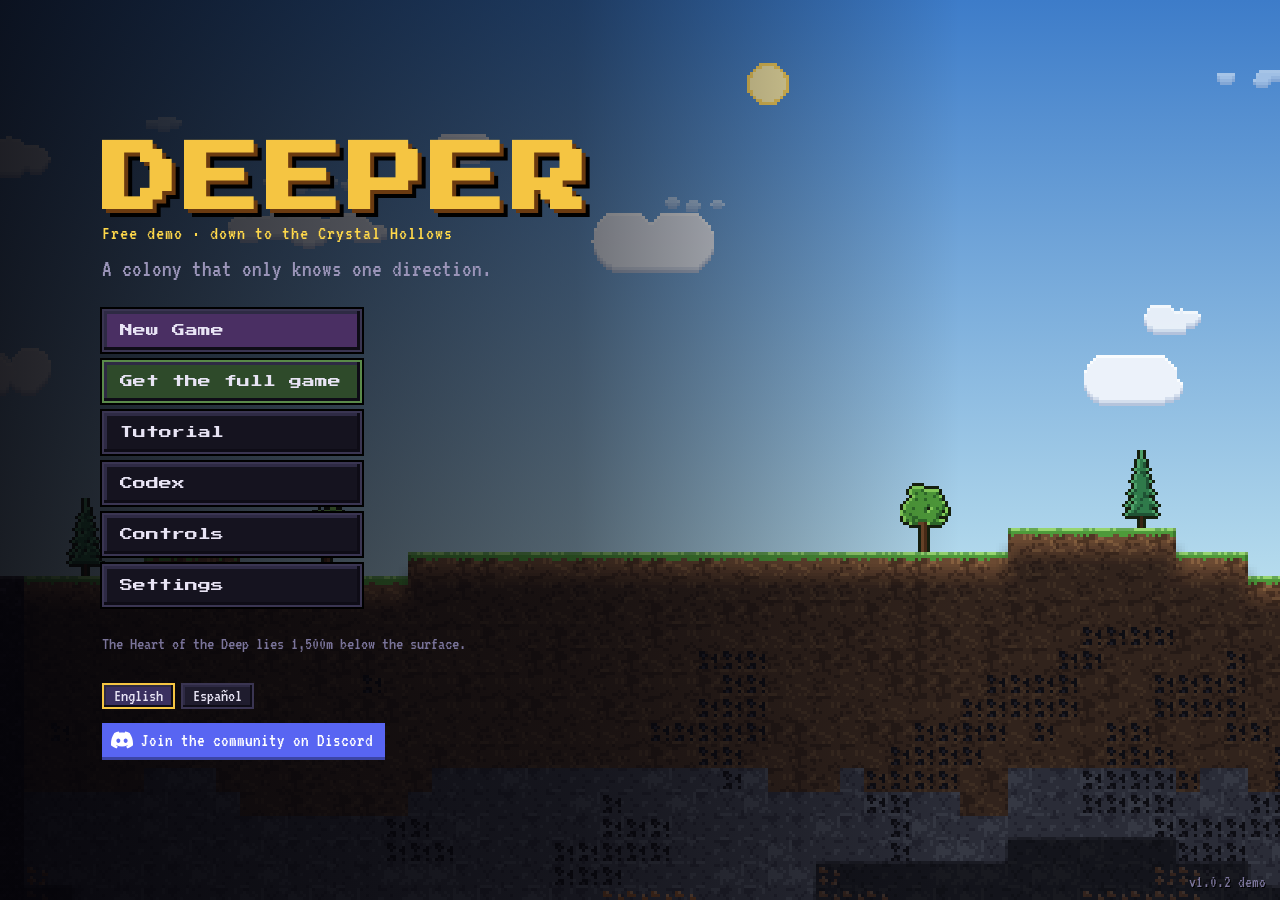
<file: next/index.html>
<!doctype html>
<html lang="en">
  <head>
    <meta charset="UTF-8" />
    <meta name="viewport" content="width=device-width, initial-scale=1.0, maximum-scale=1.0, user-scalable=no, viewport-fit=cover" />
    <title>Deeper</title>
    <script type="module" crossorigin>var e=Object.defineProperty,t=(e,t,n)=>()=>{if(n)throw n[0];try{return e&&(t=e(e=0)),t}catch(e){throw n=[e],e}},n=(t,n)=>{let r={};for(var i in t)e(r,i,{get:t[i],enumerable:!0});return n||e(r,Symbol.toStringTag,{value:`Module`}),r};(function(){let e=document.createElement(`link`).relList;if(e&&e.supports&&e.supports(`modulepreload`))return;for(let e of document.querySelectorAll(`link[rel="modulepreload"]`))n(e);new MutationObserver(e=>{for(let t of e)if(t.type===`childList`)for(let e of t.addedNodes)e.tagName===`LINK`&&e.rel===`modulepreload`&&n(e)}).observe(document,{childList:!0,subtree:!0});function t(e){let t={};return e.integrity&&(t.integrity=e.integrity),e.referrerPolicy&&(t.referrerPolicy=e.referrerPolicy),t.credentials=e.crossOrigin===`use-credentials`?`include`:e.crossOrigin===`anonymous`?`omit`:`same-origin`,t}function n(e){if(e.ep)return;e.ep=!0;let n=t(e);fetch(e.href,n)}})();var r={Stone:`Piedra`,Coal:`Carbón`,Iron:`Hierro`,Gold:`Oro`,Crystal:`Cristal`,Food:`Comida`,Easy:`Fácil`,"A calm descent. Good for learning the depths.":`Un descenso tranquilo. Ideal para aprender a moverte por las profundidades.`,"4 colonists, full storehouse":`4 colonos, almacén lleno`,"Weaker, rarer creatures":`Criaturas más débiles y escasas`,"Food from farms, mushrooms and chests":`Comida de huertos, setas y cofres`,"Sleepers are left alone":`Nadie ataca a los que duermen`,Normal:`Normal`,"The intended challenge. The dark bites back.":`El reto tal y como se diseñó. La oscuridad muerde.`,"3 colonists, modest supplies":`3 colonos, provisiones modestas`,"Food only from Mushroom Beds":`Comida solo de los huertos de setas`,"Colonists eat more":`Los colonos comen más`,"Creatures stalk sleepers: guard beds with turrets":`Las criaturas acechan a los que duermen: protege las camas con torretas`,Hard:`Difícil`,"Every unlit tunnel is a nest. Plan your light.":`Cada túnel a oscuras es un nido. Planifica la luz.`,"3 colonists, scarce supplies":`3 colonos, provisiones escasas`,"Tougher, more frequent creatures":`Criaturas más duras y frecuentes`,"Colonists eat much more":`Los colonos comen mucho más`,"Frequent attacks on sleepers":`Ataques frecuentes a los que duermen`,Surface:`Superficie`,"Where the colony lands.":`Donde llega la colonia.`,Topsoil:`Capa de tierra`,"Soft dirt. Quick to dig, gives nothing back.":`Tierra blanda. Se excava rápido, pero no da nada.`,"Stone Caverns":`Cavernas de piedra`,"Coal and iron. Old mine shafts run through the rock.":`Carbón y hierro. Viejos pozos mineros atraviesan la roca.`,"Fungal Depths":`Profundidades fúngicas`,"Huge glowing caves of giant mushrooms. Their caps are edible.":`Enormes cuevas luminosas llenas de setas gigantes. Sus sombreros son comestibles.`,Deepstone:`Piedra profunda`,"Dense rock and gold. Insect hives nest in the dark.":`Roca densa y oro. Las colmenas de insectos anidan en la oscuridad.`,"Crystal Hollows":`Cavernas de cristal`,"Geodes full of glowcrystal, watched by golems that ignore light.":`Geodas llenas de cristal luminoso, vigiladas por gólems a los que no les afecta la luz.`,"Sunken Ruins":`Ruinas sumergidas`,"Halls of a lost people. Cursed altars raise the dead.":`Salones de un pueblo perdido. Los altares malditos levantan a los muertos.`,"Magma Core":`Núcleo de magma`,"Lava and obsidian. Fire creatures are not afraid of light.":`Lava y obsidiana. Las criaturas de fuego no temen la luz.`,"The Abyss":`El Abismo`,"Void rock around the Heart of the Deep. Horrors dwell here.":`Roca del vacío alrededor del Corazón de las Profundidades. Aquí moran los horrores.`,Idle:`Sin tarea`,"a creature":`una criatura`,"Fighting!":`¡Luchando!`,"Fleeing!":`¡Huyendo!`,Sleeping:`Durmiendo`,Eating:`Comiendo`,"Digging {thing}":`Picando {thing}`,"Building {thing}":`Construyendo {thing}`,"Your colony has arrived. The only way is down.":`Tu colonia ha llegado. Solo se puede ir hacia abajo.`,"Unlit tunnels breed creatures. Carry light with you as you dig.":`En los túneles a oscuras nacen criaturas. Lleva luz contigo mientras excavas.`,"Welcome back. Your colony is where you left it.":`Hola de nuevo. Tu colonia está donde la dejaste.`,"Picks forged to level {n}.":`Picos forjados al nivel {n}.`,"They can break the Heart of the Deep itself.":`Pueden romper hasta el mismísimo Corazón de las Profundidades.`,"Your miners can now break {things}.":`Tus mineros ya pueden romper: {things}.`,"Lava destroyed a {thing} at {d}m!":`¡La lava ha destruido una construcción ({thing}) a {d} m!`,"Chest looted: {loot}.":`Cofre saqueado: {loot}.`,"An egg sac burst. One less source of drones.":`Ha reventado un saco de huevos. Un nido de zánganos menos.`,"The cursed altar crumbles. The dead rest easier.":`El altar maldito se desmorona. Los muertos descansan en paz.`,"Broke into a cavern at {d}m.":`Habéis abierto una caverna a {d} m.`,"Lava sealed under a stone wall.":`Lava sellada bajo un muro de piedra.`,"{name} starved to death at {d}m.":`{name} murió de hambre a {d} m.`,"{name} burned in lava at {d}m.":`{name} cayó en la lava a {d} m.`,"{name} was killed by {who} at {d}m.":`{name} murió a {d} m. Causa: {who}.`,"The Deep Dragon has fallen! The Heart of the Deep lies unguarded.":`¡El Dragón de las Profundidades ha caído! El Corazón de las Profundidades está desprotegido.`,"The Deep Dragon awakens! It must be slain before the Heart can be mined.":`¡El Dragón de las Profundidades despierta! Hay que acabar con él antes de poder picar el Corazón.`,"dragon fire":`fuego de dragón`,"Something is creeping up on {name} in their sleep! Stalkers ignore torches. Turrets beside beds stop them.":`¡Algo se acerca a {name} mientras duerme! Los acechadores no temen las antorchas. Las torretas junto a las camas los detienen.`,"Creatures are stalking {name} as they sleep.":`Hay criaturas acechando a {name} mientras duerme.`,"The Heart of the Deep has been claimed!":`¡El Corazón de las Profundidades es vuestro!`,"{name} saw your lights and joined the colony.":`{name} vio vuestras luces y se ha unido a la colonia.`,"Travelers passed by. Free beds would convince them to stay.":`Pasaron unos viajeros. Con camas libres se habrían quedado.`,"New depth record: {d}m.":`Nuevo récord de profundidad: {d} m.`,"Deeper creatures grow stronger, and some no longer fear light.":`Las criaturas son más fuertes cuanto más hondo, y algunas ya no temen la luz.`,"Discovered: {place} at {d}m!":`¡Descubierto: {place} a {d} m!`,"A {mob} crawled out of an unlit tunnel. Torches stop creatures from appearing nearby.":`Ha salido una criatura ({mob}) de un túnel a oscuras. Las antorchas impiden que aparezcan criaturas cerca.`,and:`y`,"Deepest descents: {list}":`Descensos más profundos: {list}`,"The Heart of the Deep lies 1,500m below the surface.":`El Corazón de las Profundidades está a 1500 m bajo la superficie.`,"Day {n}":`Día {n}`,"{n} colonists":`{n} colonos`,"Starting a new game replaces your saved colony.":`Empezar una partida nueva sustituye a tu colonia guardada.`,"Couldn't save: this browser's storage is full or turned off.":`No se pudo guardar: el almacenamiento del navegador está lleno o desactivado.`,Saved:`Guardado`,"You have a saved {old} colony at {d}m (day {day}). Start a new {new} colony and replace it?":`Tienes una colonia guardada en {old} a {d} m (día {day}). ¿Empezar una colonia nueva en {new} y sustituirla?`,"The saved colony is damaged and can't be loaded.":`La colonia guardada está dañada y no se puede cargar.`,"The saved colony is from an older version of the game and can't be loaded.":`La colonia guardada es de una versión anterior del juego y no se puede cargar.`,"Tutorial complete":`Tutorial completado`,"Step {n} of {total}":`Paso {n} de {total}`,On:`Sí`,Off:`No`,"The Deep Dragon guards the Heart. Slay it before you can mine it.":`El Dragón de las Profundidades protege el Corazón. Acaba con él antes de picarlo.`,"Your picks can't break {things} yet. Forge better ones.":`Tus picos aún no pueden romper: {things}. Forja otros mejores.`,"Not enough {res} for {thing}.":`Falta {res} para construir: {thing}.`,"End of the demo":`Fin de la demo`,"The Heart is yours":`El Corazón es tuyo`,"The dark took them":`La oscuridad se los llevó`,"Your colony broke through to the Heart of the Deep on <b>{diff}</b>.":`Tu colonia alcanzó el Corazón de las Profundidades en <b>{diff}</b>.`,"The last of your colonists has fallen, <b>{d}m</b> below the surface.":`Ha caído el último de tus colonos, a <b>{d} m</b> bajo la superficie.`,"Deepest point":`Punto más profundo`,"Time underground":`Tiempo bajo tierra`,Survivors:`Supervivientes`,"Colonists lost":`Colonos perdidos`,"Creatures slain":`Criaturas abatidas`,"Dungeons found":`Mazmorras encontradas`,"Chests looted":`Cofres saqueados`,Crawler:`Reptante`,"Skitters over walls and ceilings. The first thing to crawl out of an unlit tunnel.":`Corretea por paredes y techos. Es lo primero que sale de un túnel a oscuras.`,"Cave Bat":`Murciélago de caverna`,"Fast and fragile. Flies straight at whoever is nearest.":`Rápido y frágil. Vuela directo hacia quien tenga más cerca.`,"Lost Miner":`Minero perdido`,"What is left of the last colony. Walks and climbs ladders like your own miners.":`Lo que queda de la última colonia. Camina y sube escaleras como tus mineros.`,Sporeling:`Esporín`,"A mushroom that learned to walk. Travels in groups.":`Una seta que aprendió a andar. Va en grupo.`,Stalker:`Acechador`,"A larger, faster crawler of the deep rock.":`Un reptante más grande y rápido de la roca profunda.`,"Hive Drone":`Zángano de colmena`,"Hatches from hive egg sacs. Destroy the eggs to stop them.":`Nace de los sacos de huevos de las colmenas. Destruye los huevos para frenarlos.`,"Crystal Golem":`Gólem de cristal`,"Slow and enormous. Light does nothing to it. Use turrets or numbers.":`Lento y enorme. La luz no le hace nada. Usa torretas o superioridad numérica.`,Wraith:`Espectro`,"Drifts straight through solid rock. Burns badly in light.":`Atraviesa la roca maciza. La luz lo quema con fuerza.`,"Skeleton Knight":`Caballero esqueleto`,"Armored guardian raised by cursed altars. Only half afraid of light.":`Guardián con armadura alzado por los altares malditos. La luz solo lo asusta a medias.`,"Fire Imp":`Diablillo de fuego`,"Born in lava. Light means nothing to it.":`Nacido en la lava. La luz no significa nada para él.`,"Ember Crawler":`Reptante de ascuas`,"A crawler with a molten shell. Barely flinches at torches.":`Un reptante con caparazón fundido. Las antorchas apenas lo inmutan.`,"Deep Dragon":`Dragón de las Profundidades`,"Coils around the Heart of the Deep and must be slain before the Heart can be mined. Breathes fire from range and ignores light. Bring every colonist, turrets and your best picks.":`Se enrosca alrededor del Corazón de las Profundidades y hay que acabar con él antes de poder picarlo. Escupe fuego a distancia y no le afecta la luz. Trae a todos tus colonos, torretas y tus mejores picos.`,"Abyssal Horror":`Horror abisal`,"Something that lives near the Heart. Many eyes, much patience.":`Algo que vive cerca del Corazón. Muchos ojos, mucha paciencia.`,"a {mob}":`{mob}`,"the Deep Dragon":`el Dragón de las Profundidades`,"Crawls on walls":`Trepa por las paredes`,Flies:`Vuela`,"Walks, climbs ladders":`Camina y sube escaleras`,"Passes through rock":`Atraviesa la roca`,"Ignores light":`Inmune a la luz`,"Resists light":`Resiste la luz`,"Burns fast in light":`La luz lo quema rápido`,"Very tough":`Muy resistente`,"Very fast":`Muy rápido`,"Found in almost every layer of rock.":`Está en casi todas las capas de roca.`,"The basic building material: ladders, walls, beds, mushroom beds and turrets. Dirt gives nothing.":`El material de construcción básico: escaleras, muros, camas, huertos de setas y torretas. La tierra no da nada.`,"Dark seams in the upper caverns.":`Vetas oscuras en las cavernas superiores.`,"Burns in torches and feeds Mushroom Beds. Light burns most creatures and keeps new ones from appearing.":`Arde en las antorchas y alimenta los huertos de setas. La luz quema a la mayoría de las criaturas e impide que aparezcan otras.`,"Orange ore, common from the caverns down to the deepstone.":`Mena naranja, común desde las cavernas hasta la piedra profunda.`,"Used for turrets, crystal lamps and most pickaxe upgrades.":`Se usa en torretas, lámparas de cristal y en la mayoría de las mejoras de pico.`,"Glittering veins deep underground, and inside old chests.":`Filones brillantes en lo más hondo, y dentro de cofres antiguos.`,"Forges the stronger pickaxes you need to keep digging deeper.":`Sirve para forjar los picos más fuertes que necesitas para seguir bajando.`,"Glowing clusters in the deep, thickest in the Crystal Hollows.":`Racimos luminosos en las profundidades, sobre todo en las Cavernas de cristal.`,"Powers crystal lamps and turrets, and forges the finest pickaxes.":`Alimenta las lámparas de cristal y las torretas, y forja los mejores picos.`,"Grown in Mushroom Beds that you build.":`Se cultiva en los huertos de setas que construyes.`,"Colonists eat as they work and starve without it. On Easy, giant mushroom caps and chests also give food.":`Los colonos comen mientras trabajan y sin ella mueren de hambre. En Fácil, los sombreros de setas gigantes y los cofres también dan comida.`,"Pickaxe upgrades":`Mejoras de pico`,"Eaten by colonists":`Alimento de los colonos`,"guarded by {mobs}":`guardianes: {mobs}`,"Best depth: {d}m":`Mejor profundidad: {d} m`,"Not played yet":`Aún sin jugar`,Air:`Aire`,Dirt:`Tierra`,Grass:`Hierba`,"Myceliated Stone":`Piedra micelada`,"Geode Rock":`Roca de geoda`,"Ancient Stone":`Piedra antigua`,"Carved Block":`Bloque tallado`,"Magma Rock":`Roca de magma`,Obsidian:`Obsidiana`,"Void Rock":`Roca del vacío`,Bedrock:`Roca madre`,"Hive Wall":`Pared de colmena`,"Coal Seam":`Veta de carbón`,"Iron Ore":`Mena de hierro`,"Gold Vein":`Filón de oro`,Glowcrystal:`Cristal luminoso`,"Giant Mushroom Cap":`Sombrero de seta gigante`,Lava:`Lava`,"Heart of the Deep":`Corazón de las Profundidades`,"Guarded by the Deep Dragon. Slay it before you can mine the Heart.":`Lo protege el Dragón de las Profundidades. Acaba con él antes de picar el Corazón.`,"Old Chest":`Cofre antiguo`,"Mark it with the pickaxe to loot it.":`Márcalo con el pico para saquearlo.`,"Hive Egg Sac":`Saco de huevos`,"Keeps hatching drones until destroyed.":`Sigue sacando zánganos hasta que lo destruyas.`,"Cursed Altar":`Altar maldito`,"Raises the dead until destroyed.":`Levanta a los muertos hasta que lo destruyas.`,"Mine Support":`Puntal de mina`,"Mushroom Stem":`Tallo de seta`,Bones:`Huesos`,"Stone Wall":`Muro de piedra`,"Solid block. Seal off caves, bridge gaps, or build it right on top of lava to plug a leak.":`Bloque macizo. Sella cuevas, cubre huecos o constrúyelo encima de la lava para tapar una fuga.`,Ladder:`Escalera`,"Lets colonists climb up and down.":`Permite a los colonos subir y bajar.`,Torch:`Antorcha`,"Light burns most creatures within about 4 tiles and stops new ones appearing within about 6.":`Su luz quema a la mayoría de las criaturas a unas 4 casillas e impide que aparezcan otras a unas 6.`,Bed:`Cama`,"Faster rest. Free beds attract newcomers.":`Descanso más rápido. Las camas libres atraen a recién llegados.`,"Mushroom Bed":`Huerto de setas`,"Grows food. Yields more the deeper it is.":`Produce comida. Rinde más cuanto más hondo está.`,"Crystal Lamp":`Lámpara de cristal`,"A torch that never needs coal and shines much further: creatures burn within about 6 tiles (torch: 4) and none appear within about 10 (torch: 6).":`Una antorcha que nunca necesita carbón y alumbra mucho más lejos: quema criaturas a unas 6 casillas (antorcha: 4) y no aparece ninguna a unas 10 (antorcha: 6).`,"Bolt Turret":`Torreta de rayos`,"Shoots creatures in range, even ones that ignore light or stalk sleepers. Place one beside your beds. Hits harder with better picks.":`Dispara a las criaturas a su alcance, incluso a las que no temen la luz o acechan a los que duermen. Pon una junto a tus camas. Pega más fuerte con mejores picos.`,"{label} built: {n} / {need}":`{label}: {n} de {need}`,"{q} waiting for a colonist":`{q} a la espera de un colono`,"A crawler came out of the dark!":`¡Ha salido un reptante de la oscuridad!`,"Welcome, Overseer":`Te damos la bienvenida`,"This is your colony. Colonists act on their own; you give orders. Move the view with <b>WASD</b>, the <b>arrow keys</b>, the <b>mouse wheel</b> or by <b>right-dragging</b>.":`Esta es tu colonia. Los colonos actúan por su cuenta; tú das las órdenes. Mueve la vista con <b>WASD</b>, las <b>flechas</b>, la <b>rueda del ratón</b> o <b>arrastrando con el botón derecho</b>.`,"Dig a shaft":`Excava un pozo`,"Select the <b>Pickaxe (1)</b> and <b>drag straight down</b> from the ground next to your colonists, about 8 tiles. Yellow brackets mark tiles to dig.":`Elige el <b>Pico (1)</b> y <b>arrastra en línea recta hacia abajo</b> desde el suelo junto a tus colonos, unas 8 casillas. Los corchetes amarillos marcan lo que hay que excavar.`,"Watch them work":`Míralos trabajar`,"Your colonists walk over and start digging. Each tile they break reveals what lies beyond. Wait until someone reaches <b>21m</b>. Use the <b>2x / 4x</b> buttons to speed time up.":`Tus colonos se acercan y empiezan a excavar. Cada casilla que rompen descubre lo que hay detrás. Espera a que alguien llegue a <b>21 m</b>. Usa los botones <b>2x / 4x</b> para acelerar el tiempo.`,"A way back up":`Un camino de vuelta`,"Anyone who drops into a hole can't climb out. Select the <b>Ladder (2)</b> and <b>drag along the shaft</b> to order at least 5 rungs, then wait for your colonists to build them.":`Quien cae a un agujero no puede salir. Elige la <b>Escalera (2)</b> y <b>arrastra a lo largo del pozo</b> para encargar al menos 5 peldaños; luego espera a que tus colonos los construyan.`,Ladders:`Escaleras`,"Light the dark":`Ilumina la oscuridad`,'Creatures appear in <b>unlit</b> places underground. With the <b>Torch (4)</b> selected, those places glow <b style="color:#ff6a7a">red</b>. Place a torch inside the shaft and wait for a colonist to put it up.':`Bajo tierra, las criaturas aparecen en los lugares <b>sin luz</b>. Con la <b>Antorcha (4)</b> elegida, esos lugares brillan en <b style="color:#ff6a7a">rojo</b>. Pon una antorcha dentro del pozo y espera a que un colono la coloque.`,Torches:`Antorchas`,"Colonists eat as they work. Build a <b>Mushroom Bed (6)</b> on solid ground. It grows food on its own, and grows more the deeper it is. On <b>Normal</b> and <b>Hard</b>, farms are your <b>only</b> food. A colonist will come and build it.":`Los colonos comen mientras trabajan. Construye un <b>Huerto de setas (6)</b> sobre suelo firme. Produce comida por sí solo, y más cuanto más hondo está. En <b>Normal</b> y <b>Difícil</b>, los huertos son tu <b>única</b> fuente de comida. Un colono vendrá a construirlo.`,"Mushroom Beds":`Huertos de setas`,Rest:`Descanso`,"Tired colonists slow down. Build a <b>Bed (5)</b> on solid ground. Free beds also attract new colonists over time. Wait for it to be built.":`Los colonos cansados trabajan más despacio. Construye una <b>Cama (5)</b> sobre suelo firme. Con el tiempo, las camas libres también atraen a nuevos colonos. Espera a que esté construida.`,Beds:`Camas`,"Something stirs":`Algo se mueve`,"A creature has crawled out of the darkness. Colonists fight back on their own, and light burns most creatures. Defeat it.":`Una criatura ha salido de la oscuridad. Los colonos se defienden por su cuenta, y la luz quema a la mayoría de las criaturas. Derrótala.`,"Guard the beds":`Protege las camas`,"On <b>Normal</b> and <b>Hard</b>, creatures stalk colonists while they sleep, and torches won't scare these stalkers off. A <b>Bolt Turret (8)</b> shoots anything in range, even creatures that ignore light. Build one next to your bed, on the floor or a wall. Here is some iron and glowcrystal.":`En <b>Normal</b> y <b>Difícil</b>, las criaturas acechan a los colonos mientras duermen, y las antorchas no ahuyentan a estos acechadores. Una <b>Torreta de rayos (8)</b> dispara a todo lo que tenga a su alcance, incluso a las criaturas que no temen la luz. Construye una junto a la cama, en el suelo o en una pared. Aquí tienes algo de hierro y cristal luminoso.`,Turrets:`Torretas`,"Night watch":`Guardia nocturna`,"A stalker is creeping toward the camp. Watch your turret deal with it. Turrets hit harder as you forge better picks, and they are your best weapon against creatures that ignore light, like golems and fire imps.":`Un acechador se acerca sigilosamente al campamento. Mira cómo se encarga tu torreta. Las torretas pegan más fuerte a medida que forjas mejores picos, y son tu mejor arma contra las criaturas que no temen la luz, como los gólems y los diablillos de fuego.`,"A stalker is creeping toward the camp!":`¡Un acechador se acerca al campamento!`,"Go deeper":`Más hondo`,"That's the basics. Mine <b>iron</b> (orange ore) and forge better picks with the button in the toolbar to break harder rock. Loot <b>chests</b> in dungeons, and dig all the way down to the <b>Heart of the Deep</b>, 1,500m below.":`Eso es lo básico. Extrae <b>hierro</b> (la mena naranja) y forja mejores picos con el botón de la barra de herramientas para romper roca más dura. Saquea los <b>cofres</b> de las mazmorras y excava hasta llegar al <b>Corazón de las Profundidades</b>, 1500 m más abajo.`,"Free demo · down to the Crystal Hollows":`Demo gratuita · hasta las Cavernas de cristal`,"Something below heard you.":`Algo ahí abajo te ha oído.`,"{d}m down, the Heart of the Deep waits.":`A {d} m de profundidad, el Corazón de las Profundidades espera.`,"Click or press any key to skip":`Haz clic o pulsa una tecla para saltar`,"Your colony reached the Crystal Hollows, <b>{d}m</b> down. The full game keeps going through sunken ruins, a molten core and the Abyss, all the way to the Heart of the Deep and the dragon that guards it.":`Tu colonia llegó a las Cavernas de cristal, a <b>{d} m</b> de profundidad. El juego completo sigue por ruinas sumergidas, un núcleo de magma y el Abismo, hasta el Corazón de las Profundidades y el dragón que lo protege.`,"Your colony is saved: buy the full game on this computer and carry on right where you stopped.":`Tu colonia está guardada: compra el juego completo en este ordenador y sigue justo donde lo dejaste.`,"Full game · coming soon":`Juego completo · próximamente`,"Your colony is saved: when the full game comes out, it carries on right where you stopped on this computer.":`Tu colonia está guardada: cuando salga el juego completo, seguirá justo donde lo dejaste en este ordenador.`,"Your demo colony is saved. When the full game comes out, it picks it up where you stopped.":`Tu colonia de la demo está guardada. Cuando salga el juego completo, la retomará donde la dejaste.`,"Your demo colony is saved. The full game on this computer picks it up where you stopped.":`Tu colonia de la demo está guardada. El juego completo en este ordenador la retoma donde la dejaste.`,"Your demo colony reached the Crystal Hollows. The rest of the descent is in the full game.":`Tu colonia de la demo llegó a las Cavernas de cristal. El resto del descenso está en el juego completo.`,"{biome}, from {d}m. {desc}":`{biome}, desde {d} m. {desc}`,"<b>Move</b><br>Drag with one finger to look around. You can always move with two fingers and pinch to zoom.":`<b>Mover</b><br>Arrastra con un dedo para mirar alrededor. Siempre puedes moverte con dos dedos y pellizcar para hacer zoom.`,"<b>Pickaxe</b><br>Drag to mark tiles for digging, even hidden ones. Mark chests to loot them, and egg sacs or altars to destroy them.<br><i>Click a single building to take it down.</i>":`<b>Pico</b><br>Arrastra para marcar casillas que excavar, incluso las ocultas. Marca cofres para saquearlos, y sacos de huevos o altares para destruirlos.<br><i>Haz clic en una sola construcción para desmontarla.</i>`,"<b>Cancel</b><br>Drag to remove dig and build orders.":`<b>Cancelar</b><br>Arrastra para quitar órdenes de excavación y construcción.`,"Cost: {cost}":`Coste: {cost}`,"Needs solid ground below.":`Necesita suelo firme debajo.`,"Mounts on floors, walls or ceilings.":`Se monta en suelos, paredes o techos.`,Tutorial:`Tutorial`,"Picks Lv{a} → {b}: {cost}":`Picos Nv{a} → {b}: {cost}`,"Forge level {n} picks to break {things}. Better picks also dig faster and hit harder.":`Forja picos de nivel {n} para romper: {things}. Los mejores picos también excavan más rápido y pegan más fuerte.`,"the Heart of the Deep":`el Corazón de las Profundidades`,"Picks Lv{a} (max)":`Picos Nv{a} (máx.)`,"Abandoned Mine":`Mina abandonada`,"Timbered tunnels with ladders still in place. The miners never left.":`Túneles apuntalados con las escaleras aún en su sitio. Los mineros nunca se fueron.`,"Fungal Grotto":`Gruta fúngica`,"A glowing chamber of giant mushrooms, full of food and sporelings.":`Una cámara luminosa de setas gigantes, llena de comida y esporines.`,"Bug Hive":`Colmena de insectos`,"Soft waxy walls around egg sacs. Destroy the eggs or the drones never stop.":`Paredes blandas de cera alrededor de sacos de huevos. Destruye los huevos o los zánganos no pararán nunca.`,"Great Geode":`Gran geoda`,"A hollow stone egg lined with glowcrystal, guarded by a golem.":`Un huevo de piedra hueco forrado de cristal luminoso, custodiado por un gólem.`,"Ancient Hall":`Salón antiguo`,"Carved halls with treasure and a cursed altar that raises the dead.":`Salones tallados con tesoros y un altar maldito que levanta a los muertos.`,"Obsidian Forge":`Forja de obsidiana`,"A furnace-temple of the deep. Fire imps tend it.":`Un templo-horno de las profundidades. Lo atienden diablillos de fuego.`,Pop:`Pob.`,Depth:`Prof.`,Colony:`Colonia`,"Leave tutorial":`Salir del tutorial`,"Continue ▶":`Continuar ▶`,"Keep playing":`Seguir jugando`,"Main menu":`Menú principal`,PAUSED:`PAUSA`,"A colony that only knows one direction.":`Una colonia que solo conoce una dirección.`,Continue:`Continuar`,"New Game":`Nueva partida`,"Get the full game":`Consigue el juego completo`,Codex:`Códice`,Controls:`Controles`,Settings:`Ajustes`,"Choose your descent":`Elige tu descenso`,"Start new colony":`Empezar colonia nueva`,"Keep my save":`Conservar mi partida`,Back:`Volver`,Biomes:`Biomas`,Creatures:`Criaturas`,Dungeons:`Mazmorras`,Resources:`Recursos`,"Left-drag":`Arrastrar con el botón izquierdo`,"Use the selected tool on an area":`Usar la herramienta elegida en una zona`,"Right-drag · WASD · Arrows · Wheel":`Arrastrar con el botón derecho · WASD · Flechas · Rueda`,"Move the view":`Mover la vista`,"Pickaxe, Ladder, Wall, Torch, Bed, Mushroom Bed, Lamp, Turret":`Pico, Escalera, Muro, Antorcha, Cama, Huerto de setas, Lámpara, Torreta`,"Cancel orders":`Cancelar órdenes`,Space:`Espacio`,Pause:`Pausa`,"Game speed":`Velocidad de juego`,"Jump to a colonist":`Ir a un colono`,"Mute all sound":`Silenciar todo el sonido`,"Music on/off":`Activar/desactivar la música`,Esc:`Esc`,"Menu (the game keeps running)":`Menú (la partida sigue en marcha)`,"Click the minimap, a biome name or a colonist card to jump there.":`Haz clic en el minimapa, en el nombre de un bioma o en la ficha de un colono para ir allí.`,Music:`Música`,"Sound effects":`Efectos de sonido`,"Sounds from colonists far from the camera are quieter and come from their side. M mutes everything, N toggles music.":`Los sonidos de los colonos lejos de la cámara suenan más bajos y desde su lado. M silencia todo y N activa o desactiva la música.`,Fullscreen:`Pantalla completa`,"F11 also switches fullscreen.":`F11 también activa la pantalla completa.`,Language:`Idioma`,"Join the community on Discord":`Únete a la comunidad en Discord`,"Tell us what you think on Discord":`Cuéntanos qué te ha parecido en Discord`,"Changing the language saves your colony and returns to the main menu.":`Al cambiar el idioma se guarda tu colonia y vuelves al menú principal.`,Menu:`Menú`,"Back to game":`Volver a la partida`,Restart:`Reiniciar`,"Save & exit to menu":`Guardar y salir al menú`,"Play again":`Jugar de nuevo`,Colonists:`Colonos`,"Beds built":`Camas construidas`,"Deepest point reached":`Punto más profundo alcanzado`,"Pause (Space)":`Pausa (Espacio)`,"Normal speed":`Velocidad normal`,Fast:`Rápido`,Fastest:`Muy rápido`,"Mute all sound (M)":`Silenciar todo el sonido (M)`,"Music on/off (N)":`Activar/desactivar la música (N)`,"Show the map and colonists":`Mostrar el mapa y los colonos`,"Menu (Esc). The game keeps running; Space pauses.":`Menú (Esc). La partida sigue en marcha; Espacio la pausa.`,"Minimise the map":`Minimizar el mapa`,"Show the map":`Mostrar el mapa`,"Minimise the colonist list":`Minimizar la lista de colonos`,"Show the colonists":`Mostrar los colonos`},i=[{id:`en`,name:`English`},{id:`es`,name:`Español`}],a={es:r},o=`deeper.lang`;function s(){try{let e=localStorage.getItem(o);if(i.some(t=>t.id===e))return e}catch{}let e=(navigator.language||``).toLowerCase().slice(0,2);return i.some(t=>t.id===e)?e:`en`}var c=s();function l(e){try{localStorage.setItem(o,e)}catch{}}function u(e,t){let n=e,r=a[c];if(r){let t=r[e];t!==void 0&&(n=t)}return t?n.replace(/\{(\w+)\}/g,(e,n)=>n in t?String(t[n]):e):n}function d(e){return e.length<2?e[0]??``:`${e.slice(0,-1).join(`, `)} ${u(`and`)} ${e[e.length-1]}`}function f(){document.documentElement.lang=c,c!==`en`&&(document.querySelectorAll(`[data-i18n]`).forEach(e=>{e.textContent=u(e.textContent.trim())}),document.querySelectorAll(`[data-i18n-html]`).forEach(e=>{e.innerHTML=u(e.innerHTML.trim())}),document.querySelectorAll(`[title]`).forEach(e=>{e.title=u(e.title)}),document.querySelectorAll(`[aria-label]`).forEach(e=>{e.setAttribute(`aria-label`,u(e.getAttribute(`aria-label`)))}))}var p=.21,m=`v1.0.2 demo`,h=`https://discord.gg/KxAegyQ5vJ`,g=`https://sterium.itch.io/deeper`,_=[`stone`,`coal`,`iron`,`gold`,`crystal`,`food`],v={stone:u(`Stone`),coal:u(`Coal`),iron:u(`Iron`),gold:u(`Gold`),crystal:u(`Crystal`),food:u(`Food`)},y={stone:`#c8ccd8`,coal:`#9a9aaa`,iron:`#f0b27a`,gold:`#ffd84a`,crystal:`#8ff8ff`,food:`#ff9a8a`},b={easy:{name:u(`Easy`),blurb:u(`A calm descent. Good for learning the depths.`),points:[u(`4 colonists, full storehouse`),u(`Weaker, rarer creatures`),u(`Food from farms, mushrooms and chests`),u(`Sleepers are left alone`)],mobHp:.7,mobDmg:.77,spawnRate:.6,cap:.6,hunger:.75,grace:180,mineFood:!0,raid:0,immigrate:35,colonists:4,start:{stone:25,coal:8,iron:4,gold:0,crystal:0,food:30}},normal:{name:u(`Normal`),blurb:u(`The intended challenge. The dark bites back.`),points:[u(`3 colonists, modest supplies`),u(`Food only from Mushroom Beds`),u(`Colonists eat more`),u(`Creatures stalk sleepers: guard beds with turrets`)],mobHp:1,mobDmg:1.4,spawnRate:1,cap:1,hunger:1.3,grace:100,mineFood:!1,raid:.35,immigrate:45,colonists:3,start:{stone:14,coal:4,iron:0,gold:0,crystal:0,food:20}},hard:{name:u(`Hard`),blurb:u(`Every unlit tunnel is a nest. Plan your light.`),points:[u(`3 colonists, scarce supplies`),u(`Tougher, more frequent creatures`),u(`Food only from Mushroom Beds`),u(`Colonists eat much more`),u(`Frequent attacks on sleepers`)],mobHp:1.4,mobDmg:2.1,spawnRate:1.5,cap:1.5,hunger:1.6,grace:45,mineFood:!1,raid:.6,immigrate:60,colonists:3,start:{stone:8,coal:2,iron:0,gold:0,crystal:0,food:12}}},x=function(e){return e[e.SURFACE=0]=`SURFACE`,e[e.SOIL=1]=`SOIL`,e[e.CAVERN=2]=`CAVERN`,e[e.FUNGAL=3]=`FUNGAL`,e[e.DEEP=4]=`DEEP`,e[e.CRYSTAL=5]=`CRYSTAL`,e[e.RUINS=6]=`RUINS`,e[e.MAGMA=7]=`MAGMA`,e[e.ABYSS=8]=`ABYSS`,e}({}),S={0:{name:u(`Surface`),top:0,color:`#6fb0e0`,desc:u(`Where the colony lands.`)},1:{name:u(`Topsoil`),top:18,color:`#86603f`,desc:u(`Soft dirt. Quick to dig, gives nothing back.`)},2:{name:u(`Stone Caverns`),top:30,color:`#737a8a`,desc:u(`Coal and iron. Old mine shafts run through the rock.`)},3:{name:u(`Fungal Depths`),top:115,color:`#8a5cc0`,desc:u(`Huge glowing caves of giant mushrooms. Their caps are edible.`)},4:{name:u(`Deepstone`),top:195,color:`#555069`,desc:u(`Dense rock and gold. Insect hives nest in the dark.`)},5:{name:u(`Crystal Hollows`),top:275,color:`#6fd8e8`,desc:u(`Geodes full of glowcrystal, watched by golems that ignore light.`)},6:{name:u(`Sunken Ruins`),top:345,color:`#7a8aa8`,desc:u(`Halls of a lost people. Cursed altars raise the dead.`)},7:{name:u(`Magma Core`),top:415,color:`#e0521c`,desc:u(`Lava and obsidian. Fire creatures are not afraid of light.`)},8:{name:u(`The Abyss`),top:478,color:`#9a6ad0`,desc:u(`Void rock around the Heart of the Deep. Horrors dwell here.`)}},C=[1,2,3,4,5,6,7,8],ee=[`Ada`,`Bram`,`Cora`,`Dov`,`Esk`,`Fenn`,`Gilda`,`Hob`,`Ivo`,`Juna`,`Kest`,`Lark`,`Mira`,`Nils`,`Odo`,`Pim`,`Quill`,`Rook`,`Sela`,`Tamsin`,`Ulla`,`Vesk`,`Wren`,`Yara`,`Zed`],te=[`#3f7fbf`,`#bf4f3f`,`#4f9f4f`,`#9f6fbf`,`#c9913a`,`#3fa7a0`,`#b04f86`,`#7a7f3a`];function w(e){return function(){e|=0,e=e+1831565813|0;let t=Math.imul(e^e>>>15,1|e);return t=t+Math.imul(t^t>>>7,61|t)^t,((t^t>>>14)>>>0)/4294967296}}function T(e,t,n=0){let r=e*374761393+t*668265263+n*982451653|0;return r=Math.imul(r^r>>>13,1274126177),r^=r>>>16,(r>>>0)/4294967296}function E(e,t,n){let r=Math.floor(e),i=Math.floor(t),a=e-r,o=t-i,s=a*a*(3-2*a),c=o*o*(3-2*o),l=T(r,i,n),u=T(r+1,i,n),d=T(r,i+1,n),f=T(r+1,i+1,n);return l+(u-l)*s+(d-l)*c+(l-u-d+f)*s*c}function ne(e,t,n,r=3){let i=0,a=1,o=1,s=0;for(let c=0;c<r;c++)i+=E(e*o,t*o,n+c*17)*a,s+=a,a*=.5,o*=2;return i/s}var D=function(e){return e[e.AIR=0]=`AIR`,e[e.DIRT=1]=`DIRT`,e[e.GRASS=2]=`GRASS`,e[e.STONE=3]=`STONE`,e[e.DEEP=4]=`DEEP`,e[e.MAGMA=5]=`MAGMA`,e[e.BEDROCK=6]=`BEDROCK`,e[e.COAL=7]=`COAL`,e[e.IRON=8]=`IRON`,e[e.CRYSTAL=9]=`CRYSTAL`,e[e.LAVA=10]=`LAVA`,e[e.HEART=11]=`HEART`,e[e.BRICK=12]=`BRICK`,e[e.LADDER=13]=`LADDER`,e[e.TORCH=14]=`TORCH`,e[e.BED=15]=`BED`,e[e.FARM=16]=`FARM`,e[e.LAMP=17]=`LAMP`,e[e.TURRET=18]=`TURRET`,e[e.MYCEL=19]=`MYCEL`,e[e.GEODE=20]=`GEODE`,e[e.ANCIENT=21]=`ANCIENT`,e[e.OBSIDIAN=22]=`OBSIDIAN`,e[e.VOID=23]=`VOID`,e[e.GOLD=24]=`GOLD`,e[e.HIVE=25]=`HIVE`,e[e.RUINBRICK=26]=`RUINBRICK`,e[e.CHEST=27]=`CHEST`,e[e.EGG=28]=`EGG`,e[e.ALTAR=29]=`ALTAR`,e[e.SUPPORT=30]=`SUPPORT`,e[e.MUSHSTEM=31]=`MUSHSTEM`,e[e.MUSHCAP=32]=`MUSHCAP`,e[e.BONES=33]=`BONES`,e}({}),O={0:{name:u(`Air`),solid:!1,hard:0,minPick:0},1:{name:u(`Dirt`),solid:!0,hard:.8,minPick:1},2:{name:u(`Grass`),solid:!0,hard:.8,minPick:1},3:{name:u(`Stone`),solid:!0,hard:1.8,minPick:1,drop:[`stone`,1]},19:{name:u(`Myceliated Stone`),solid:!0,hard:2.2,minPick:2,drop:[`stone`,1]},4:{name:u(`Deepstone`),solid:!0,hard:3,minPick:3,drop:[`stone`,1]},20:{name:u(`Geode Rock`),solid:!0,hard:3.5,minPick:5,drop:[`stone`,1]},21:{name:u(`Ancient Stone`),solid:!0,hard:4,minPick:6,drop:[`stone`,1]},26:{name:u(`Carved Block`),solid:!0,hard:4.5,minPick:7,drop:[`stone`,2]},5:{name:u(`Magma Rock`),solid:!0,hard:4.5,minPick:8,drop:[`stone`,1]},22:{name:u(`Obsidian`),solid:!0,hard:6,minPick:9,drop:[`stone`,1]},23:{name:u(`Void Rock`),solid:!0,hard:6.5,minPick:9,drop:[`stone`,1]},6:{name:u(`Bedrock`),solid:!0,hard:999,minPick:99},25:{name:u(`Hive Wall`),solid:!0,hard:1.2,minPick:1},7:{name:u(`Coal Seam`),solid:!0,hard:2,minPick:1,drop:[`coal`,2]},8:{name:u(`Iron Ore`),solid:!0,hard:3,minPick:1,drop:[`iron`,2]},24:{name:u(`Gold Vein`),solid:!0,hard:3.5,minPick:4,drop:[`gold`,2]},9:{name:u(`Glowcrystal`),solid:!0,hard:4,minPick:5,drop:[`crystal`,1],light:[2.5,.4]},32:{name:u(`Giant Mushroom Cap`),solid:!0,hard:1,minPick:1,drop:[`food`,2],light:[3,.35]},10:{name:u(`Lava`),solid:!1,hard:0,minPick:99,light:[4,.8]},11:{name:u(`Heart of the Deep`),solid:!0,hard:16,minPick:10,light:[9,1],desc:u(`Guarded by the Deep Dragon. Slay it before you can mine the Heart.`)},27:{name:u(`Old Chest`),solid:!1,hard:1,minPick:1,dig:!0,desc:u(`Mark it with the pickaxe to loot it.`)},28:{name:u(`Hive Egg Sac`),solid:!1,hard:1.5,minPick:1,dig:!0,light:[2,.3],desc:u(`Keeps hatching drones until destroyed.`)},29:{name:u(`Cursed Altar`),solid:!1,hard:5,minPick:6,dig:!0,light:[3,.45],desc:u(`Raises the dead until destroyed.`)},30:{name:u(`Mine Support`),solid:!1,hard:.6,minPick:1,dig:!0},31:{name:u(`Mushroom Stem`),solid:!1,hard:.6,minPick:1,dig:!0},33:{name:u(`Bones`),solid:!1,hard:.3,minPick:1,dig:!0},12:{name:u(`Stone Wall`),solid:!0,hard:1,minPick:1,drop:[`stone`,1],building:!0,desc:u(`Solid block. Seal off caves, bridge gaps, or build it right on top of lava to plug a leak.`)},13:{name:u(`Ladder`),solid:!1,hard:.5,minPick:1,climb:!0,building:!0,desc:u(`Lets colonists climb up and down.`)},14:{name:u(`Torch`),solid:!1,hard:.5,minPick:1,building:!0,light:[7,1],desc:u(`Light burns most creatures within about 4 tiles and stops new ones appearing within about 6.`)},15:{name:u(`Bed`),solid:!1,hard:.5,minPick:1,building:!0,floor:!0,desc:u(`Faster rest. Free beds attract newcomers.`)},16:{name:u(`Mushroom Bed`),solid:!1,hard:.5,minPick:1,building:!0,floor:!0,desc:u(`Grows food. Yields more the deeper it is.`)},17:{name:u(`Crystal Lamp`),solid:!1,hard:.5,minPick:1,building:!0,light:[11,1],desc:u(`A torch that never needs coal and shines much further: creatures burn within about 6 tiles (torch: 4) and none appear within about 10 (torch: 6).`)},18:{name:u(`Bolt Turret`),solid:!1,hard:.5,minPick:1,building:!0,mount:!0,light:[2,.5],desc:u(`Shoots creatures in range, even ones that ignore light or stalk sleepers. Place one beside your beds. Hits harder with better picks.`)}},re={13:{stone:1},12:{stone:2},14:{coal:1},15:{stone:5},16:{stone:6,coal:2},17:{crystal:2,iron:1},18:{iron:5,stone:4,crystal:2}},ie=[{},{iron:14,coal:4},{iron:24,coal:10},{iron:34,stone:40},{iron:30,gold:12},{gold:22,iron:26},{gold:28,crystal:12},{gold:32,crystal:22,iron:20},{gold:38,crystal:32,iron:36},{gold:50,crystal:45,iron:40}],ae=ie.length;function oe(e){return d(Object.keys(O).map(Number).filter(t=>O[t].minPick===e&&!O[t].building&&t!==0).map(e=>O[e].name.toLowerCase()))}var se=e=>O[e].solid||O[e].building===!0||O[e].dig===!0,k=function(e){return e[e.NONE=0]=`NONE`,e[e.DIRT=1]=`DIRT`,e[e.STONE=2]=`STONE`,e[e.FUNGAL=3]=`FUNGAL`,e[e.DEEP=4]=`DEEP`,e[e.GEODE=5]=`GEODE`,e[e.RUINS=6]=`RUINS`,e[e.MAGMA=7]=`MAGMA`,e[e.VOID=8]=`VOID`,e[e.PLANK=9]=`PLANK`,e[e.HIVE=10]=`HIVE`,e[e.BRICKWALL=11]=`BRICKWALL`,e[e.OBSIDIAN=12]=`OBSIDIAN`,e[e.COAL=13]=`COAL`,e[e.IRON=14]=`IRON`,e[e.GOLD=15]=`GOLD`,e[e.CRYSTAL=16]=`CRYSTAL`,e}({}),ce={[D.DIRT]:1,[D.GRASS]:1,[D.STONE]:2,[D.MYCEL]:3,[D.MUSHCAP]:3,[D.DEEP]:4,[D.GEODE]:5,[D.ANCIENT]:6,[D.RUINBRICK]:11,[D.MAGMA]:7,[D.OBSIDIAN]:12,[D.VOID]:8,[D.HIVE]:10,[D.COAL]:13,[D.IRON]:14,[D.GOLD]:15,[D.CRYSTAL]:16},le={mine:{name:u(`Abandoned Mine`),biome:x.CAVERN,desc:u(`Timbered tunnels with ladders still in place. The miners never left.`),mobs:[`miner`,`bat`],guards:[[`miner`,2]]},grotto:{name:u(`Fungal Grotto`),biome:x.FUNGAL,desc:u(`A glowing chamber of giant mushrooms, full of food and sporelings.`),mobs:[`sporeling`,`bat`],guards:[[`sporeling`,3]]},hive:{name:u(`Bug Hive`),biome:x.DEEP,desc:u(`Soft waxy walls around egg sacs. Destroy the eggs or the drones never stop.`),mobs:[`drone`,`stalker`],guards:[[`drone`,3]]},geode:{name:u(`Great Geode`),biome:x.CRYSTAL,desc:u(`A hollow stone egg lined with glowcrystal, guarded by a golem.`),mobs:[`golem`],guards:[[`golem`,1]]},ruins:{name:u(`Ancient Hall`),biome:x.RUINS,desc:u(`Carved halls with treasure and a cursed altar that raises the dead.`),mobs:[`skeleton`,`wraith`],guards:[[`skeleton`,2]]},forge:{name:u(`Obsidian Forge`),biome:x.MAGMA,desc:u(`A furnace-temple of the deep. Fire imps tend it.`),mobs:[`imp`,`ember`],guards:[[`imp`,2]]}},ue={[x.SURFACE]:D.AIR,[x.SOIL]:D.DIRT,[x.CAVERN]:D.STONE,[x.FUNGAL]:D.MYCEL,[x.DEEP]:D.DEEP,[x.CRYSTAL]:D.GEODE,[x.RUINS]:D.ANCIENT,[x.MAGMA]:D.MAGMA,[x.ABYSS]:D.VOID},de={[x.SURFACE]:0,[x.SOIL]:1,[x.CAVERN]:2,[x.FUNGAL]:3,[x.DEEP]:4,[x.CRYSTAL]:5,[x.RUINS]:6,[x.MAGMA]:7,[x.ABYSS]:8},fe={[x.SURFACE]:9,[x.SOIL]:9,[x.CAVERN]:.64,[x.FUNGAL]:.575,[x.DEEP]:.63,[x.CRYSTAL]:.615,[x.RUINS]:.645,[x.MAGMA]:.6,[x.ABYSS]:.57},pe=class{t=new Uint8Array(33280);rev=new Uint8Array(33280);bg=new Uint8Array(33280);biome=new Uint8Array(33280);surf=[];trees=[];dungeons=[];seed;rnd;constructor(e){this.seed=e,this.rnd=w(e),this.generate(),this.reveal(1,0);for(let e=0;e<64;e++)for(let t=0;t<=this.surf[e]+4;t++)this.rev[t*64+e]=1}inb(e,t){return e>=0&&t>=0&&e<64&&t<520}get(e,t){return this.inb(e,t)?this.t[t*64+e]:D.BEDROCK}set(e,t,n){this.inb(e,t)&&(this.t[t*64+e]=n)}solid(e,t){return O[this.get(e,t)].solid}passable(e,t){let n=this.get(e,t);return!O[n].solid&&n!==D.LAVA}isLadder(e,t){return this.get(e,t)===D.LADDER}standable(e,t){return this.passable(e,t)?this.solid(e,t+1)||this.isLadder(e,t)||this.isLadder(e,t+1):!1}fallTarget(e,t){let n=t;for(;!this.standable(e,n);){if(!this.passable(e,n+1))return-1;n++}return n}isRevealed(e,t){return this.inb(e,t)&&this.rev[t*64+e]===1}underground(e,t){return t>this.surf[Math.max(0,Math.min(63,e))]}biomeAt(e,t){return this.inb(e,t)?this.biome[t*64+e]:x.ABYSS}dungeonAt(e,t){for(let n of this.dungeons)if(e>=n.x0&&e<=n.x1&&t>=n.y0&&t<=n.y1)return n;return null}generate(){let e=this.seed;for(let t=0;t<64;t++){let n=18+Math.round((ne(t*.07,3.3,e)-.5)*10),r=Math.abs(t-32);r<7?n=18:r<11&&(n=Math.round(18+(n-18)*((r-7)/4))),this.surf[t]=n}let t=[x.CAVERN,x.FUNGAL,x.DEEP,x.CRYSTAL,x.RUINS,x.MAGMA,x.ABYSS],n=t.map(t=>Array.from({length:64},(n,r)=>S[t].top+Math.round((ne(r*.06,t*13.7,e+100)-.5)*14)));for(let r=0;r<520;r++)for(let i=0;i<64;i++){let a=r*64+i,o=this.surf[i],s=r<o?x.SURFACE:x.SOIL;if(r>=o){let a=r-o,c=o+7+Math.round(ne(i*.15,r*.02,e+3)*5);(r>=c||a>12)&&(s=x.CAVERN);for(let e=1;e<t.length;e++)r>=n[e][i]&&(s=t[e])}this.biome[a]=s,this.bg[a]=de[s];let c=r<o?D.AIR:r===o?D.GRASS:ue[s];if(r>o){let t=(t,n=.3)=>ne(i*n,r*n,e+t,2);(s===x.MAGMA||s===x.ABYSS)&&t(61,.12)>.68?c=D.OBSIDIAN:(s===x.CAVERN||s===x.FUNGAL||s===x.SOIL&&r>o+3)&&t(11)>.7?c=D.COAL:(s===x.CAVERN||s===x.FUNGAL||s===x.DEEP)&&r>30&&t(23,.28)>.705?c=D.IRON:(s===x.DEEP||s===x.CRYSTAL||s===x.RUINS)&&t(29,.3)>.73?c=D.GOLD:(s===x.CRYSTAL&&t(37,.32)>.68||(s===x.DEEP||s===x.MAGMA||s===x.ABYSS)&&t(37,.32)>.77)&&(c=D.CRYSTAL),this.bg[a]=ce[c]??de[s]}if(r>o+12){let t=ne(i*.085,r*.12,e+5,3),n=Math.abs(ne(i*.05,r*.05,e+77,2)-.5);(t>fe[s]||n<.017&&r>45)&&(c=D.AIR)}((i===0||i===63)&&r>=o||r>=518)&&(c=D.BEDROCK),this.t[a]=c}this.lavaBasins();for(let t=100;t<230;t++)for(let n=3;n<61;n++)if(this.biomeAt(n,t)===x.FUNGAL&&this.get(n,t)===D.AIR&&this.solid(n,t+1)&&!(T(n,t,e+5)>.22))for(let r=2+Math.floor(T(n,t,e+6)*5);r>=2&&!this.mushroom(n,t,r);r--);this.placeDungeons(),this.heartChamber(),this.settleLava();for(let t=2+Math.floor(T(0,1,e)*3);t<62;t+=3+Math.floor(T(t,2,e)*5))Math.abs(t-32)<6||T(t,1,e)<.7&&this.trees.push(t)}lavaBasins(){let e=this.seed,t=e=>e===x.MAGMA||e===x.ABYSS;for(let n=517;n>395;n--){let r=1;for(;r<63;){if(this.get(r,n)!==D.AIR||!this.solid(r-1,n)){r++;continue}let i=r,a=!0;for(;i<63&&this.get(i,n)===D.AIR;){let e=this.get(i,n+1);!O[e].solid&&e!==D.LAVA&&(a=!1),i++}let o=i-r,s=this.get(r,n+1)===D.LAVA;if(a&&this.solid(i,n)&&o<=18&&t(this.biomeAt(r,n))&&T(r,n,e+51)<(s?.55:.8))for(let e=r;e<i;e++)this.set(e,n,D.LAVA);r=i+1}}let n=w(e+99),r=e=>{let t=new Set(e.map(([e,t])=>t*64+e));for(let[n,r]of e)for(let e=-1;e<=1;e++)for(let i=-1;i<=1;i++){let a=n+i,o=r+e;if(t.has(o*64+a))continue;let s=this.get(a,o);if(!this.inb(a,o)||!O[s].solid||s===D.BEDROCK)return}for(let[t,n]of e)this.set(t,n,D.LAVA)},i=(e,t)=>{let i=1.5+n()*4,a=1+n()*2.2,o=3+i+n()*(58-2*i),s=e+n()*(t-e),c=Math.floor(n()*1e6),l=[];for(let e=Math.floor(s-a-2);e<=s+a+2;e++)for(let t=Math.floor(o-i-2);t<=o+i+2;t++)((t+.5-o)/i)**2+((e+.5-s)/a)**2<1+(T(t,e,c)-.5)*.9&&l.push([t,e]);l.length&&r(l)},a=(e,t)=>{let i=4+n()*56,a=e+n()*(t-e),o=(n()-.5)*1.2+(n()<.5?0:Math.PI),s=n()<.4,c=new Set,l=[];for(let e=0,t=10+Math.floor(n()*16);e<t;e++){i+=Math.cos(o),a+=Math.sin(o)*.7,o+=(n()-.5)*.9;for(let[e,t]of s?[[i,a],[i,a+1]]:[[i,a]]){let n=Math.round(e),r=Math.round(t),i=r*64+n;c.has(i)||(c.add(i),l.push([n,r]))}}r(l)},o=(e,t)=>{let i=3+Math.floor(n()*58),a=e+Math.floor(n()*(t-e));r(n()<.5?[[i,a]]:[[i,a],[i,a+1]])};for(let e=0;e<34;e++)i(400,506);for(let e=0;e<20;e++)a(400,506);for(let e=0;e<16;e++)o(400,506);for(let e=0;e<10;e++)i(235,395);for(let e=0;e<6;e++)a(235,395)}settleLava(){for(let e=0;e<40;e++){let e=!1;for(let t=0;t<520;t++)for(let n=0;n<64;n++){if(this.get(n,t)!==D.LAVA)continue;let r=e=>O[e].solid||e===D.LAVA;r(this.get(n,t+1))&&r(this.get(n-1,t))&&r(this.get(n+1,t))||(this.set(n,t,D.OBSIDIAN),e=!0)}if(!e)break}}mushroom(e,t,n){let r=n>=5?3:n>=4?2:1;for(let r=0;r<=n;r++)if(this.get(e,t-r)!==D.AIR)return!1;for(let i=-r;i<=r;i++)if(this.get(e+i,t-n)!==D.AIR||this.get(e+i,t-n-1)===D.MUSHCAP||this.get(e+i,t-n+1)===D.MUSHCAP)return!1;for(let r=0;r<n;r++)this.set(e,t-r,D.MUSHSTEM);for(let i=-r;i<=r;i++)this.set(e+i,t-n,D.MUSHCAP);return!0}placeDungeons(){for(let[e,t,n,r]of[[`mine`,45,100,2],[`grotto`,128,180,2],[`hive`,208,262,2],[`geode`,290,332,2],[`ruins`,358,400,2],[`forge`,428,466,2]])for(let i=0;i<r;i++){let a=(n-t)/r;for(let n=0;n<25;n++){let n=Math.floor(t+a*i+this.rnd()*a*.7);if(this.stamp(e,n))break}}}carve(e,t,n,r){e<=0||e>=63||t>=518||t<0||(this.t[t*64+e]=n,r!==void 0&&(this.bg[t*64+e]=r))}floorBelow(e,t,n){let r=t;for(;r<n&&!this.solid(e,r+1);)r++;return r}stamp(e,t){let n=this.rnd,[r,i]={mine:[22+Math.floor(n()*10),10],grotto:[22,13],hive:[20,13],geode:[17,13],ruins:[30,12],forge:[21,9]}[e],a=2+Math.floor(n()*(60-r)),o=t,s=a+r-1,c=o+i-1;for(let e of this.dungeons)if(!(s+3<e.x0||a-3>e.x1||c+3<e.y0||o-3>e.y1))return!1;let l=le[e],u=a+s>>1,d=o+c>>1,f=(e,t,n,r)=>((e-u)/n)**2+((t-d)/r)**2;switch(e){case`mine`:{let e=o+1,t=o+6,i=a+Math.floor(r*(.3+n()*.4));for(let n=a;n<=s;n++){for(let t=e;t<e+3;t++)this.carve(n,t,D.AIR,9);if(n>a+3&&n<s-1)for(let e=t;e<t+3;e++)this.carve(n,e,D.AIR,9)}for(let n=e;n<t+3;n++)this.carve(i,n,D.LADDER,9);for(let n=a+2;n<=s-1;n+=5)if(!(Math.abs(n-i)<2)){for(let t=e;t<e+3;t++)this.carve(n,t,D.SUPPORT);if(n>a+3&&n<s-1)for(let e=t;e<t+3;e++)this.carve(n,e,D.SUPPORT)}for(let r=a-1;r<=s+1;r++)for(let i of[e-1,e+3,t+3])this.solid(r,i)&&n()<.25&&this.carve(r,i,n()<.5?D.COAL:D.IRON);this.carve(s-2,t+2,D.CHEST),this.carve(a+1,e+2,D.CHEST);for(let t=0;t<3;t++){let t=a+1+Math.floor(n()*(r-2));this.get(t,e+2)===D.AIR&&this.carve(t,e+2,D.BONES)}break}case`grotto`:{for(let e=o;e<=c;e++)for(let t=a;t<=s;t++)f(t,e,r/2,i/2)<1&&this.carve(t,e,D.AIR,3);for(let e of[a+4,u-5,u+3,s-4]){let t=this.floorBelow(e,d,c+2);for(let r=4+Math.floor(n()*3);r>=2&&!this.mushroom(e,t,r);r--);}let e=u-2;this.carve(e,this.floorBelow(e,d,c+2),D.CHEST);break}case`hive`:{for(let e=o;e<=c;e++)for(let t=a;t<=s;t++){let n=f(t,e,r/2,i/2)+(T(t,e,this.seed+3)-.5)*.25;n<1&&this.carve(t,e,D.HIVE,10),n<.6&&this.carve(t,e,D.AIR)}for(let e of[u-5,u+5,u+1]){let t=this.floorBelow(e,d,c);this.get(e,t)===D.AIR&&this.carve(e,t,D.EGG)}let e=this.floorBelow(u-2,d,c);this.get(u-2,e)===D.AIR&&this.carve(u-2,e,D.CHEST);break}case`geode`:for(let e=o;e<=c;e++)for(let t=a;t<=s;t++){let n=f(t,e,r/2,i/2);n<1&&this.carve(t,e,D.GEODE,5),n<.78&&this.carve(t,e,D.CRYSTAL),n<.5&&this.carve(t,e,D.AIR)}this.carve(u,this.floorBelow(u,d,c),D.CHEST);break;case`ruins`:{for(let e=o;e<=c;e++)for(let t=a;t<=s;t++){let n=e<=o+1||e>=c-1||t===a||t===s;this.carve(t,e,n?D.RUINBRICK:D.AIR,11)}for(let e=a+9;e<s-4;e+=10)for(let t=o+2;t<=c-4;t++)this.carve(e,t,D.RUINBRICK);for(let e of[a,s])for(let t=c-3;t<=c-2;t++)this.carve(e,t,D.AIR);let e=c-2;this.carve(u,e,D.ALTAR),this.carve(a+3,e,D.CHEST),this.carve(s-3,e,D.CHEST);for(let t=0;t<4;t++){let t=a+2+Math.floor(n()*(r-4));this.get(t,e)===D.AIR&&this.carve(t,e,D.BONES)}for(let e=a+2;e<s-1;e+=3)this.get(e,o+2)===D.AIR&&n()<.5&&this.carve(e,o+2,D.TORCH);break}case`forge`:for(let e=o;e<=c;e++)for(let t=a;t<=s;t++){let n=e===o||e>=c-1||t===a||t===s;this.carve(t,e,n?D.OBSIDIAN:D.AIR,12)}for(let e of[a+2,a+3,s-3,s-2])this.carve(e,c-1,D.LAVA);for(let e=c-3;e<=c-2;e++)this.carve(a,e,D.AIR);this.carve(u,c-2,D.CHEST),this.carve(u+2,c-2,D.CHEST)}return this.dungeons.push({kind:e,name:l.name,x0:a,y0:o,x1:s,y1:c,found:!1,mobs:l.mobs,guards:l.guards}),!0}heartRoom={x0:0,y0:0,x1:0,y1:0};heartChamber(){let e=this.seed;for(let t=488;t<=513;t++)for(let n=11;n<=53;n++){let r=((n-32)/18)**2+((t-501)/10)**2;r<1?(this.set(n,t,t>510?D.OBSIDIAN:D.AIR),this.bg[t*64+n]=12):r<1.35&&T(n,t,e)<.35?this.set(n,t,D.CRYSTAL):r<1.55&&this.set(n,t,D.OBSIDIAN)}this.set(32,510,D.HEART),this.heartRoom={x0:15,y0:492,x1:49,y1:510}}reveal(e,t){let n=[],r=0,i=t*64+e;for(this.rev[i]||(this.rev[i]=1,O[this.t[i]].solid||r++),O[this.t[i]].solid||n.push(i);n.length;){let e=n.pop(),t=e%64,i=e/64|0;for(let e=-1;e<=1;e++)for(let a=-1;a<=1;a++){let o=t+a,s=i+e;if(!this.inb(o,s))continue;let c=s*64+o;this.rev[c]||(this.rev[c]=1,O[this.t[c]].solid||(r++,n.push(c)))}}return r}},me=new Int32Array(33280),he=12;function ge(e,t,n,r){for(let i=-1;i<=1;i+=2){let a=t+i;if(!(a<0||a>=64)){if(e.passable(a,n)){if(e.standable(a,n))r(a,n);else{let t=e.fallTarget(a,n);t>=0&&t-n<=he&&r(a,t)}}else n>0&&e.passable(t,n-1)&&e.passable(a,n-1)&&e.standable(a,n-1)?r(a,n-1):n>1&&e.passable(t,n-1)&&e.passable(t,n-2)&&e.solid(a,n-1)&&e.standable(a,n-2)&&r(a,n-2)}}if(n>0&&(e.isLadder(t,n)&&e.passable(t,n-1)||e.isLadder(t,n-1))&&r(t,n-1),n+1<520&&e.passable(t,n+1)){if(e.isLadder(t,n+1))r(t,n+1);else{let i=e.fallTarget(t,n+1);i>=0&&i-n<=he&&r(t,i)}}}function _e(e,t,n,r=300){let i=new Int32Array(33280).fill(-1),a=new Int32Array(33280).fill(-1),o=0,s=0,c=n*64+t;for(i[c]=0,me[s++]=c;o<s;){let t=me[o++],n=i[t];n>=r||ge(e,t%64,t/64|0,(e,r)=>{let o=r*64+e;i[o]<0&&(i[o]=n+1,a[o]=t,me[s++]=o)})}return{dist:i,prev:a}}function ve(e,t,n,r){let i=[],a=r;for(;a>=0&&a!==n*64+t;)i.push(a),a=e.prev[a];i.reverse();let o=[],s=t,c=n;for(let e of i){let t=e%64,n=e/64|0;if(t!==s&&n>c){o.push([t,c]);for(let e=c+1;e<=n;e++)o.push([t,e])}else if(t!==s&&n<c)o.push([s,n]),o.push([t,n]);else if(t===s&&n>c+1)for(let e=c+1;e<=n;e++)o.push([t,e]);else o.push([t,n]);s=t,c=n}return o}function ye(e,t,n,r,i,a,o=1200){let s=n*64+t,c=new Map;c.set(s,-1);let l=0,u=0;me[u++]=s;let d=-1,f=e=>Math.abs(e%64-r)<=+(a===`walk`)&&Math.abs((e/64|0)-i)<=+(a===`walk`);for(;l<u&&u<o;){let t=me[l++];if(t!==s&&f(t)){d=t;break}let n=t%64,r=t/64|0,i=(e,n)=>{let r=n*64+e;c.has(r)||(c.set(r,t),me[u++]=r)};if(a===`walk`)ge(e,n,r,i);else for(let[t,a]of[[n+1,r],[n-1,r],[n,r+1],[n,r-1]])e.inb(t,a)&&e.passable(t,a)&&i(t,a)}if(d<0)return null;let p=d;for(;c.get(p)!==s;)p=c.get(p);return[p%64,p/64|0]}var A={crawler:{name:u(`Crawler`),hp:16,dmg:6,speed:2.2,move:`crawl`,fear:1,atk:1,biomes:[x.SOIL,x.CAVERN,x.FUNGAL],weight:3,desc:u(`Skitters over walls and ceilings. The first thing to crawl out of an unlit tunnel.`)},bat:{name:u(`Cave Bat`),hp:9,dmg:4,speed:4.2,move:`fly`,fear:1.2,atk:.8,biomes:[x.CAVERN,x.FUNGAL,x.DEEP],weight:2,desc:u(`Fast and fragile. Flies straight at whoever is nearest.`)},miner:{name:u(`Lost Miner`),hp:28,dmg:9,speed:1.8,move:`walk`,fear:.5,atk:1.1,biomes:[x.CAVERN],weight:.6,desc:u(`What is left of the last colony. Walks and climbs ladders like your own miners.`)},sporeling:{name:u(`Sporeling`),hp:22,dmg:7,speed:2,move:`walk`,fear:1,atk:1,biomes:[x.FUNGAL],weight:3,desc:u(`A mushroom that learned to walk. Travels in groups.`)},stalker:{name:u(`Stalker`),hp:32,dmg:10,speed:2.8,move:`crawl`,fear:1,atk:1,biomes:[x.DEEP,x.CRYSTAL],weight:3,desc:u(`A larger, faster crawler of the deep rock.`)},drone:{name:u(`Hive Drone`),hp:15,dmg:7,speed:3.8,move:`fly`,fear:.8,atk:.8,biomes:[x.DEEP],weight:1.5,desc:u(`Hatches from hive egg sacs. Destroy the eggs to stop them.`)},golem:{name:u(`Crystal Golem`),hp:95,dmg:18,speed:1.2,move:`walk`,fear:0,atk:1.6,biomes:[x.CRYSTAL],weight:2,desc:u(`Slow and enormous. Light does nothing to it. Use turrets or numbers.`)},wraith:{name:u(`Wraith`),hp:34,dmg:12,speed:2.1,move:`phase`,fear:1.5,atk:1,biomes:[x.RUINS],weight:2,desc:u(`Drifts straight through solid rock. Burns badly in light.`)},skeleton:{name:u(`Skeleton Knight`),hp:52,dmg:14,speed:1.9,move:`walk`,fear:.5,atk:1.1,biomes:[x.RUINS],weight:2,desc:u(`Armored guardian raised by cursed altars. Only half afraid of light.`)},imp:{name:u(`Fire Imp`),hp:40,dmg:13,speed:3.3,move:`fly`,fear:0,atk:.9,biomes:[x.MAGMA],weight:2,desc:u(`Born in lava. Light means nothing to it.`)},ember:{name:u(`Ember Crawler`),hp:55,dmg:15,speed:3,move:`crawl`,fear:.4,atk:1,biomes:[x.MAGMA,x.ABYSS],weight:2,desc:u(`A crawler with a molten shell. Barely flinches at torches.`)},dragon:{name:u(`Deep Dragon`),hp:4e3,dmg:32,speed:3.2,move:`fly`,fear:0,atk:1.4,biomes:[],weight:0,boss:!0,reach:5,desc:u(`Coils around the Heart of the Deep and must be slain before the Heart can be mined. Breathes fire from range and ignores light. Bring every colonist, turrets and your best picks.`)},horror:{name:u(`Abyssal Horror`),hp:130,dmg:20,speed:2.4,move:`crawl`,fear:.3,atk:1.2,biomes:[x.ABYSS],weight:2,desc:u(`Something that lives near the Heart. Many eyes, much patience.`)}},be=[`crawler`,`bat`,`miner`,`sporeling`,`stalker`,`drone`,`golem`,`wraith`,`skeleton`,`imp`,`ember`,`horror`,`dragon`];function xe(e,t=Math.random){let n=be.filter(t=>A[t].biomes.includes(e));if(!n.length)return null;let r=n.reduce((e,t)=>e+A[t].weight,0),i=t()*r;for(let e of n)if(i-=A[e].weight,i<=0)return e;return n[0]}var Se=class{id;x;y;def;hp;maxHp;dmg;tx=null;think=0;atk=0;anim=Math.random()*10;alive=!0;face=1;burn=0;raider=!1;awake=!1;breathT=2;constructor(e,t,n,r){this.id=e,this.x=t,this.y=n,this.def=A[e];let i=this.def.boss?1:1+Math.max(0,n-18)/700;this.maxHp=this.hp=this.def.hp*i*r.mobHp,this.dmg=this.def.dmg*i*r.mobDmg}get radius(){return this.def.reach??0}get cx(){return Math.round(this.x)}get cy(){return Math.round(this.y)}hit(e,t){this.hp-=e,t.burst(this.x,this.y,`#c86af0`,3),this.hp<=0&&t.killMonster(this)}update(e,t){let n=t.w,r=this.def;if(r.boss){this.updateBoss(e,t);return}this.anim+=e,this.atk-=e,this.think-=e,this.burn-=e;let i=this.cx,a=this.cy;if(!n.inb(i,a)){this.alive=!1;return}if(n.get(i,a)===D.LAVA&&this.id!==`imp`&&this.id!==`ember`&&(this.hp-=e*40,this.hp<=0)){t.killMonster(this);return}let o=!this.raider&&r.fear>0&&t.light[a*64+i]>.45;if(o&&(this.hp-=e*12*r.fear,this.burn=.2,Math.random()<e*8&&t.burst(this.x,this.y,`#ffb040`,1,!0),this.hp<=0)){t.killMonster(this);return}r.move===`walk`&&!this.tx&&!n.standable(i,a)&&n.passable(i,a+1)&&(this.tx=[i,a+1]);let s=t.nearestColonist(this.x,this.y,26),c=o&&r.fear>=1;if(s&&!c&&Math.hypot(s.x-this.x,s.y-this.y)<=1.25){this.face=Math.sign(s.x-this.x)||this.face,this.atk<=0&&(this.atk=r.atk,s.hit(this.dmg,t,u(`a {mob}`,{mob:r.name.toLowerCase()})));return}if(!this.tx&&this.think<=0){if(this.think=.12,c){let e=null,o=9;for(let[s,c]of[[i+1,a],[i-1,a],[i,a+1],[i,a-1]]){if(!n.passable(s,c)&&r.move!==`phase`||!n.inb(s,c))continue;let i=t.light[c*64+s];i<o&&(o=i,e=[s,c])}this.tx=e}else if(s){if(r.move===`phase`){let e=Math.sign(s.cx-i),t=Math.sign(s.cy-a),n=Math.abs(s.x-this.x)>Math.abs(s.y-this.y)?[i+e,a]:[i,a+t];n[0]>0&&n[0]<63&&n[1]>0&&n[1]<518&&(this.tx=n)}else this.tx=ye(n,i,a,s.cx,s.cy,r.move===`walk`?`walk`:`crawl`),this.tx||(this.think=1)}else if(Math.random()<.3){let e=[[i+1,a],[i-1,a],[i,a+1],[i,a-1]].filter(([e,i])=>n.passable(e,i)&&t.light[i*64+e]<.3&&(r.move!==`walk`||n.standable(e,i)));e.length&&(this.tx=e[Math.random()*e.length|0]),this.think=.6}}if(this.tx){let[t,i]=this.tx;if(r.move!==`phase`&&!n.passable(t,i)){this.tx=null;return}let a=t-this.x,o=i-this.y,s=Math.hypot(a,o);Math.abs(a)>.01&&(this.face=Math.sign(a));let c=(r.move===`walk`&&o>.5&&a===0?8:r.speed)*e;c>=s?(this.x=t,this.y=i,this.tx=null):(this.x+=a/s*c,this.y+=o/s*c)}}updateBoss(e,t){let n=t.w.heartRoom;this.anim+=e,this.atk-=e,this.breathT-=e,this.burn-=e;let r=null,i=1e9;for(let e of t.colonists){if(!e.alive||e.x<n.x0-3||e.x>n.x1+3||e.y<n.y0-5||e.y>n.y1+1)continue;let t=Math.hypot(e.x-this.x,e.y-this.y);t<i&&(i=t,r=e)}if(!this.awake){if(!r){this.anim-=e*.8;return}this.awake=!0,t.dragonWakes()}let a=(n.x0+n.x1)/2,o=n.y1-3+Math.sin(this.anim*.8)*.8;r&&(this.face=Math.sign(r.x-this.x)||this.face,i<=this.radius+1&&this.atk<=0&&(this.atk=this.def.atk,r.hit(this.dmg,t,u(`the Deep Dragon`))),this.breathT<=0&&i>2&&i<14&&(this.breathT=2.6+Math.random()*1.6,t.fireball(this.x+.5+this.face*4.3,this.y-8,r.x+.5,r.y+.5,this.dmg*.7)),a=r.x-this.face*6,o=r.y-1+Math.sin(this.anim*1.3)*.6),a=Math.max(n.x0+1,Math.min(n.x1-1,a)),o=Math.max(n.y0+11,Math.min(n.y1,o));let s=a-this.x,c=o-this.y,l=Math.hypot(s,c);if(l>.05){let t=Math.min(l,this.def.speed*e);this.x+=s/l*t,this.y+=c/l*t,!r&&Math.abs(s)>.2&&(this.face=Math.sign(s))}}},Ce=.06,we=.05,Te=.3,Ee=class{g;amt=new Float32Array(33280);active=new Set;acc=0;constructor(e){this.g=e;let t=e.w.t;for(let e=0;e<33280;e++)t[e]===D.LAVA&&(this.amt[e]=1)}get flowing(){return this.active.size>0}disturb(e,t){for(let[n,r]of[[0,0],[1,0],[-1,0],[0,1],[0,-1]]){let i=e+n,a=t+r;if(i<0||a<0||i>=64||a>=520)continue;let o=a*64+i;this.amt[o]>0&&this.wake(o)}}wake(e){let t=[e],n=new Set([e]);for(;t.length&&n.size<4e3;){let e=t.pop();this.active.add(e);for(let r of[e-1,e+1,e-64,e+64])r<0||r>=33280||n.has(r)||this.amt[r]<=0||(n.add(r),t.push(r))}}open(e){return e<0||e>=33280?!1:!O[this.g.w.t[e]].solid}pour(e,t){let n=this.g.w.t[e];n!==D.AIR&&n!==D.LAVA&&this.g.burnTile(e%64,e/64|0),this.amt[e]+=t}update(e){if(!this.active.size||(this.acc+=e,this.acc<we))return;this.acc=0;let t=this.amt,n=new Set,r=[...this.active].sort((e,t)=>t-e);for(let e of r){let r=t[e];if(r<=0)continue;let i=e%64,a=!1,o=e+64;if(o<33280&&this.open(o)&&t[o]<1){let i=Math.min(r,1-t[o]);i>.001&&(this.pour(o,i),t[e]-=i,r-=i,a=!0,n.add(o))}if(r>Te){let r=Math.random()<.5?[e-1,e+1]:[e+1,e-1];for(let o of r){if(Math.abs(o%64-i)!==1||!this.open(o))continue;let r=t[e]-t[o],s=Math.min(r/3,t[e]-Te);r>.02&&s>.002&&(t[o]>0||s>=Ce)&&(this.pour(o,s),t[e]-=s,a=!0,n.add(o))}}if(a){n.add(e);for(let r of[e-64,e-1,e+1])r>=0&&t[r]>0&&n.add(r)}}let i=this.g.w;for(let e of[...r,...n])t[e]>=Ce?i.t[e]!==D.LAVA&&(i.t[e]=D.LAVA):(t[e]=0,i.t[e]===D.LAVA&&(i.t[e]=D.AIR));this.active=n}},De=`deeper.save.v1`,Oe=`deeper.save.meta`;function ke(e){let t=[],n=0;for(;n<e.length;){let r=e[n],i=1;for(;n+i<e.length&&e[n+i]===r&&i<255;)i++;t.push(r,i),n+=i}let r=``;for(let e=0;e<t.length;e+=32768)r+=String.fromCharCode(...t.slice(e,e+32768));return btoa(r)}function Ae(e,t){let n=atob(e);if(n.length%2)throw Error(`corrupt run data`);let r=new Uint8Array(t),i=0;for(let e=0;e<n.length;e+=2){let a=n.charCodeAt(e),o=n.charCodeAt(e+1);if(i+o>t)throw Error(`run data too long`);r.fill(a,i,i+o),i+=o}if(i!==t)throw Error(`run data too short`);return r}function je(e,t){try{return localStorage.setItem(De,JSON.stringify(e)),localStorage.setItem(Oe,JSON.stringify(t)),!0}catch{return!1}}function Me(){try{let e=localStorage.getItem(Oe);if(!e||!localStorage.getItem(De))return null;let t=JSON.parse(e);return t&&t.difficulty in b?t:null}catch{return null}}function Ne(){let e;try{e=localStorage.getItem(De)}catch{return null}if(!e)return null;try{let t=JSON.parse(e);if(t.v!==1)return{error:u(`The saved colony is from an older version of the game and can't be loaded.`)};if(!(t.difficulty in b)||typeof t.seed!=`number`||!Array.isArray(t.colonists)||!t.world)throw Error(`bad shape`);for(let e of[`t`,`rev`,`bg`,`lava`])Ae(t.world[e],33280);return{save:t}}catch{return{error:u(`The saved colony is damaged and can't be loaded.`)}}}function Pe(){try{localStorage.removeItem(De),localStorage.removeItem(Oe)}catch{}}var j=null,Fe=!1,Ie=null,Le=.45,Re={},ze={x:0,y:0};function Be(){j||(j=new AudioContext,Ie=j.createGain(),Ie.gain.value=Le,Ie.connect(j.destination)),j.state===`suspended`&&j.resume()}function Ve(){return j}function He(){return Fe=!Fe,Fe}function Ue(){return Fe}function We(){return Le}function Ge(e){Le=Math.max(0,Math.min(1,e)),j&&Ie&&Ie.gain.setTargetAtTime(Le,j.currentTime,.05)}function Ke(e,t){ze.x=e,ze.y=t}function qe(e){if(!j||Fe||!Ie)return null;if(!e)return Ie;let t=e[0]-ze.x,n=(e[1]-ze.y)*1.3,r=Math.hypot(t,n),i=r<12?1:Math.max(0,1-(r-12)/40)**1.5;if(i<.02)return null;let a=j.createGain();a.gain.value=i;let o=j.createBiquadFilter();o.type=`lowpass`,o.frequency.value=600+16e3*i*i;let s=j.createStereoPanner();return s.pan.value=Math.max(-.85,Math.min(.85,t/24)),o.connect(s).connect(a).connect(Ie),o}function M(e,t,n,r,i,a=0,o=0){let s=j,c=s.currentTime+o,l=s.createOscillator(),u=s.createGain();l.type=r,l.frequency.setValueAtTime(t,c),a&&l.frequency.exponentialRampToValueAtTime(Math.max(20,t+a),c+n),u.gain.setValueAtTime(i,c),u.gain.exponentialRampToValueAtTime(1e-4,c+n),l.connect(u).connect(e),l.start(c),l.stop(c+n+.02)}function N(e,t,n,r=800,i=0){let a=j,o=Math.floor(a.sampleRate*t),s=a.createBuffer(1,o,a.sampleRate),c=s.getChannelData(0);for(let e=0;e<o;e++)c[e]=(Math.random()*2-1)*(1-e/o);let l=a.createBufferSource();l.buffer=s;let u=a.createBiquadFilter();u.type=`highpass`,u.frequency.value=r;let d=a.createGain();d.gain.value=n;let f=l.connect(u);if(i){let e=a.createBiquadFilter();e.type=`lowpass`,e.frequency.value=i,f=f.connect(e)}f.connect(d).connect(e),l.start()}function Je(e,t){let n=performance.now();return Re[e]&&n-Re[e]<t?!1:(Re[e]=n,!0)}function Ye(e,t,n=!1){if(!Je(`${n?`b`:`d`}${e}${Math.round(t[0]/6)}`,n?40:85))return;let r=qe(t);if(!r)return;let i=n?1.6:1,a=.9+Math.random()*.2;switch(e){case`soft`:M(r,95*a,.07*i,`sine`,.09,-35),N(r,.06*i,.05,150,1200);break;case`crumble`:N(r,.08*i,.07,500,3e3),M(r,140*a,.04,`triangle`,.03,-40);break;case`stone`:N(r,.045*i,.07,1600),M(r,650*a,.035,`square`,.02,-280);break;case`hard`:N(r,.04*i,.075,2400),M(r,1050*a,.045,`square`,.025,-500);break;case`metal`:M(r,1480*a,.16*i,`triangle`,.04),M(r,2230*a,.12*i,`sine`,.022),N(r,.02,.05,3e3);break;case`crystal`:M(r,2090*a,.24*i,`sine`,.035),M(r,3140*a,.18*i,`sine`,.02,0,.02),N(r,.02,.03,5e3);break;case`glass`:N(r,.035*i,.07,3500),M(r,1800*a,.06,`square`,.02,-900);break;case`organic`:M(r,170*a,.09*i,`sine`,.07,-90),N(r,.05*i,.03,400,1500);break;case`wood`:M(r,240*a,.06*i,`triangle`,.06,-60),N(r,.035*i,.04,900,4e3)}n&&N(r,.12,.06,250,2500)}function P(e,t){if(!Je(t?`${e}${Math.round(t[0]/6)},${Math.round(t[1]/6)}`:e,40))return;let n=qe(t);if(n)switch(e){case`dig`:N(n,.05,.06,1500);break;case`break`:N(n,.14,.12,400),M(n,110,.1,`square`,.04,-40);break;case`build`:M(n,330,.07,`square`,.05),M(n,495,.08,`square`,.05,0,.07);break;case`hit`:M(n,200,.08,`square`,.06,-120);break;case`hurt`:M(n,160,.15,`sawtooth`,.07,-80);break;case`spawn`:M(n,70,.4,`sawtooth`,.05,30);break;case`die`:M(n,300,.6,`triangle`,.1,-260);break;case`msg`:M(n,660,.06,`triangle`,.05);break;case`good`:[523,659,784].forEach((e,t)=>M(n,e,.1,`square`,.045,0,t*.08));break;case`bad`:[300,220].forEach((e,t)=>M(n,e,.18,`square`,.05,0,t*.15));break;case`zap`:M(n,900,.07,`square`,.03,-600);break;case`win`:[392,523,659,784,1046].forEach((e,t)=>M(n,e,.25,`square`,.05,0,t*.14));break;case`click`:M(n,880,.03,`square`,.03);break;case`roar`:M(n,90,1.2,`sawtooth`,.12,-50),M(n,60,1.4,`square`,.06,30,.1),N(n,.9,.08,200);break;case`fire`:N(n,.35,.07,600),M(n,220,.3,`sawtooth`,.04,-150);break;case`boom`:N(n,.4,.14,150),M(n,80,.3,`square`,.06,-40);break;case`growl`:M(n,52,1.8,`sawtooth`,.08,14),M(n,78,1.5,`triangle`,.05,-12,.15),N(n,1.6,.05,140)}}function Xe(e){switch(e){case D.DIRT:case D.GRASS:return`soft`;case D.COAL:return`crumble`;case D.STONE:case D.MYCEL:case D.BRICK:return`stone`;case D.IRON:case D.GOLD:return`metal`;case D.CRYSTAL:case D.GEODE:case D.HEART:return`crystal`;case D.OBSIDIAN:case D.VOID:return`glass`;case D.HIVE:case D.MUSHCAP:case D.MUSHSTEM:case D.EGG:case D.BONES:return`organic`;case D.CHEST:case D.SUPPORT:case D.LADDER:case D.BED:case D.FARM:case D.TORCH:return`wood`;default:return O[e].building?`wood`:`hard`}}var Ze=2.2,F=e=>Math.max(0,(e-18)*3),Qe=class{x;y;name;shirt;hp=100;hunger=100;energy=100;state=`idle`;steps=[];goal=null;job=null;workT=0;workMax=1;face=1;anim=0;think=0;atk=0;hurtT=0;bed=-1;alive=!0;activity=u(`Idle`);fleeT=0;swings=0;constructor(e,t,n,r){this.x=e,this.y=t,this.name=n,this.shirt=r}get cx(){return Math.round(this.x)}get cy(){return Math.round(this.y)}dropJob(){this.job&&this.job.worker===this&&(this.job.worker=null),this.job=null}lastHitBy=u(`a creature`);hit(e,t,n=`a creature`){this.hp-=e,this.lastHitBy=n,this.hurtT=.25,P(`hurt`,[this.x,this.y]),t.burst(this.x,this.y,`#d9401f`,5)}update(e,t){let n=t.w;if(this.anim+=e,this.hurtT-=e,this.atk-=e,this.state!==`sleep`&&(this.energy=Math.max(0,this.energy-e*100/320)),this.hunger-=e*100*t.diff.hunger/190,this.hunger<=0?(this.hunger=0,this.hp-=e*1.2):this.hunger>40&&this.hp<100&&this.state!==`fight`&&(this.hp=Math.min(100,this.hp+e*(this.state===`sleep`?2:.6))),this.hp<=0){t.killColonist(this,this.hunger<=0?`starve`:`hit`);return}let r=this.cx,i=this.cy;if(n.get(r,i)===D.LAVA||!n.standable(r,i)&&n.get(r,i+1)===D.LAVA){if(this.hp-=e*55,this.hurtT=.2,Math.random()<e*10&&t.burst(this.x,this.y,`#ff8a1f`,1,!0),this.hp<=0){t.killColonist(this,`lava`);return}if(this.steps.length===0){for(let[e,t]of[[r,i-1],[r-1,i],[r+1,i],[r-1,i-1],[r+1,i-1]])if(n.passable(e,t)&&n.get(e,t)!==D.LAVA){this.steps=[[e,t]],this.state=`move`,this.goal=null;break}}}this.fleeT-=e;let a=this.fleeT>0?null:t.monsterNear(this.x,this.y,1.3);if(!(a&&this.hp<30&&this.flee(t))){if(a){this.state!==`fight`&&(this.steps=[],this.x=r,this.y=i),this.state=`fight`,this.activity=u(`Fighting!`),this.face=Math.sign(a.x-this.x)||this.face,this.atk<=0&&(this.atk=.7,a.hit(2.5+.9*t.pick,t),P(`hit`,[this.x,this.y]));return}this.state===`fight`&&(this.state=`idle`,this.think=0)}switch(this.steps.length===0&&!n.standable(r,i)&&(n.get(r,i+1)!==D.LAVA&&(this.steps=[[r,i+1]]),this.state!==`move`&&(this.state=`move`,this.goal=null)),this.state){case`move`:{let n=this.stepAlong(e,t);n===`blocked`?(this.state=`idle`,this.think=.1):n===`arrived`&&this.arrive(t);break}case`dig`:case`build`:{let n=this.job;if(!n||t.jobs.get(n.y*64+n.x)!==n){this.job=null,this.state=`idle`;break}this.workT+=e,this.face=Math.sign(n.x-r)||this.face;let i=Math.floor(this.anim*Ze+.35);this.state===`dig`&&i!==this.swings&&(this.swings=i,t.burst(n.x,n.y,t.tileColor(n.x,n.y),2),Ye(Xe(t.w.get(n.x,n.y)),[n.x,n.y])),this.workT>=this.workMax&&(n.kind===`dig`?t.digTile(n.x,n.y):t.completeBuild(n),this.job=null,this.state=`idle`,this.think=.05);break}case`eat`:this.workT+=e,this.workT>=1.2&&(t.res.food>0&&(t.res.food--,this.hunger=Math.min(100,this.hunger+50)),this.state=`idle`);break;case`sleep`:{let a=n.get(r,i)===D.BED;this.energy+=e*(a?14:5),Math.random()<e*.8&&t.float(this.x,this.y-.6,`z`,`#c8d0ff`),this.energy>=100&&(this.energy=100,this.state=`idle`,this.bed=-1);break}case`idle`:this.think-=e,this.think<=0&&this.decide(t)}}flee(e){let t=_e(e.w,this.cx,this.cy,18),n=-1,r=-1e9;for(let i=0;i<33280;i++){let a=t.dist[i];if(a<=0)continue;let o=i%64,s=i/64|0,c=99;for(let t of e.monsters)c=Math.min(c,Math.hypot(t.x-o,t.y-s));let l=e.light[i]*10+Math.min(c,10)-a*.15;l>r&&(r=l,n=i)}return n<0?!1:(this.dropJob(),this.steps=ve(t,this.cx,this.cy,n),this.state=`move`,this.goal=`wander`,this.activity=u(`Fleeing!`),this.fleeT=3,e.float(this.x,this.y-.6,`!`,`#ffe58a`),!0)}stepAlong(e,t){let n=t.w;for(;this.steps.length;){let[t,r]=this.steps[0];if(!n.passable(t,r))return this.steps=[],this.x=this.cx,this.y=this.cy,`blocked`;let i=4.2;r<this.y-.01?i=3:r>this.y+.01&&(i=n.isLadder(t,r)||n.isLadder(t,r-1)?3.5:9),this.energy<10&&(i*=.6);let a=t-this.x,o=r-this.y,s=Math.hypot(a,o);Math.abs(a)>.01&&(this.face=Math.sign(a));let c=i*e;if(c>=s){if(this.x=t,this.y=r,this.steps.shift(),e-=s/i,e<=0)break}else{this.x+=a/s*c,this.y+=o/s*c;break}}return this.steps.length===0?`arrived`:`moving`}arrive(e){let t=this.cx,n=this.cy;if(this.goal===`job`&&this.job&&e.jobs.get(this.job.y*64+this.job.x)===this.job&&Math.abs(this.job.x-t)<=1&&Math.abs(this.job.y-n)<=1){let t=this.job;this.state=t.kind===`dig`?`dig`:`build`,this.workT=0,this.workMax=t.kind===`dig`?O[e.w.get(t.x,t.y)].hard/(1+.3*(e.pick-1)):1.2}else this.goal===`bed`?(this.state=`sleep`,this.activity=u(`Sleeping`),e.onSleep(this)):(this.state=`idle`,this.think=.2+Math.random()*.4);this.goal=null}decide(e){let t=e.w,n=this.cx,r=this.cy;if(this.think=.3+Math.random()*.3,this.hunger<35&&e.res.food>0){this.dropJob(),this.state=`eat`,this.workT=0,this.activity=u(`Eating`);return}let i=_e(t,n,r);if(this.energy<20){this.dropJob(),this.activity=u(`Sleeping`);let a=-1,o=1e9;for(let n=0;n<33280;n++)t.t[n]!==D.BED||i.dist[n]<0||i.dist[n]>=o||e.colonists.some(e=>e!==this&&e.alive&&e.bed===n)||(a=n,o=i.dist[n]);a>=0&&o>0?(this.bed=a,this.steps=ve(i,n,r,a),this.goal=`bed`,this.state=`move`):(this.bed=a,this.state=`sleep`,e.onSleep(this));return}let a=null,o=1e9,s=-1;for(let n of e.jobs.values())if(!(n.worker&&n.worker!==this&&n.worker.alive)&&e.canWork(n))for(let e=-1;e<=1;e++)for(let r=-1;r<=1;r++){if(!r&&!e)continue;let c=n.x+r,l=n.y+e;if(!t.inb(c,l))continue;let u=i.dist[l*64+c]-(n===this.job?2:0);i.dist[l*64+c]<0||u>=o||(a=n,o=u,s=l*64+c)}if(a){if(this.job!==a&&this.dropJob(),this.job=a,a.worker=this,this.goal=`job`,this.activity=a.kind===`dig`?u(`Digging {thing}`,{thing:O[t.get(a.x,a.y)].name.toLowerCase()}):u(`Building {thing}`,{thing:O[a.build].name.toLowerCase()}),s===r*64+n){this.arrive(e);return}this.steps=ve(i,n,r,s),this.state=`move`;return}this.dropJob(),this.activity=u(`Idle`),this.think=1+Math.random()*1.5;for(let e=0;e<20;e++){let e=n+Math.round((Math.random()-.5)*10),a=r+Math.round((Math.random()-.5)*6);if(!t.inb(e,a))continue;let o=i.dist[a*64+e];if(o>0&&o<8){this.steps=ve(i,n,r,a*64+e),this.goal=`wander`,this.state=`move`;break}}}},$e=class e{w;diff;difficulty;colonists=[];monsters=[];jobs=new Map;res;pick=1;time=0;light=new Float32Array(33280);sun=new Float32Array(33280);lightDirty=!0;deepest=18;farms=new Map;turrets=new Map;turretTarget=new Map;spawners=new Map;particles=[];floaters=[];bolts=[];fireballs=[];msgs=[];lightVer=0;lava;built=new Map;dragon=null;raids=[];raidMsgT=-999;over=null;beds=0;kills=0;lost=0;chests=0;noSpawns=!1;tutorial;lightT=0;immT;spawnT=20;discoverT=0;nameIdx=0;milestone=0;travelerMsg=-999;warnedDark=!1;stamp=new Int32Array(33280);gen=0;lq=new Int32Array(33280);ld=new Int32Array(33280);constructor(e,t=`normal`,n={}){if(this.w=new pe(e),this.lava=new Ee(this),this.difficulty=t,this.diff=b[t],this.tutorial=!!n.tutorial,this.noSpawns=!!n.tutorial||!!n.attract,this.res={...this.diff.start},this.immT=this.diff.immigrate+15,this.nameIdx=e%ee.length,!(n.restore||(this.dragon=this.spawnMob(`dragon`,32,509),n.attract))){for(let e=0;e<this.diff.colonists;e++)this.addColonist(29+e*2,17);this.tutorial||(this.log(u(`Your colony has arrived. The only way is down.`),`#f5c542`),this.log(u(`Unlit tunnels breed creatures. Carry light with you as you dig.`),`#c8d0e0`))}}toSave(e){let t=this.w,n=new Uint8Array(33280);for(let e=0;e<33280;e++)n[e]=Math.round(Math.min(1,this.lava.amt[e])*255);return{v:1,savedAt:Date.now(),seed:t.seed,difficulty:this.difficulty,time:this.time,pick:this.pick,res:{...this.res},deepest:this.deepest,kills:this.kills,lost:this.lost,chests:this.chests,built:[...this.built.entries()],farms:[...this.farms.entries()],turrets:[...this.turrets.entries()],spawners:[...this.spawners.entries()],jobs:[...this.jobs.entries()].map(([e,t])=>t.kind===`build`?{i:e,k:t.kind,b:t.build}:{i:e,k:t.kind}),colonists:this.colonists.filter(e=>e.alive).map(e=>({name:e.name,shirt:e.shirt,x:e.cx,y:e.cy,hp:e.hp,hunger:e.hunger,energy:e.energy,lastHitBy:e.lastHitBy})),monsters:this.monsters.filter(e=>e.alive).map(e=>({id:e.id,x:e.def.boss?e.x:e.cx,y:e.def.boss?e.y:e.cy,hp:e.hp,maxHp:e.maxHp,dmg:e.dmg,raider:e.raider,awake:e.awake,face:e.face})),dragonDead:!this.dragonAlive,found:t.dungeons.map(e=>e.found),timers:{immT:this.immT,spawnT:this.spawnT,nameIdx:this.nameIdx,milestone:this.milestone,travelerMsg:this.travelerMsg,warnedDark:this.warnedDark,raidMsgT:this.raidMsgT},msgs:this.msgs.slice(-8),world:{t:ke(t.t),rev:ke(t.rev),bg:ke(t.bg),lava:ke(n)},cam:e}}saveMeta(){return{difficulty:this.difficulty,depthM:F(this.deepest),day:Math.floor(this.time/300)+1,colonists:this.alive.length,savedAt:Date.now()}}static fromSave(t){let n=new e(t.seed,t.difficulty,{restore:!0}),r=n.w;r.t.set(Ae(t.world.t,33280)),r.rev.set(Ae(t.world.rev,33280)),r.bg.set(Ae(t.world.bg,33280)),t.found.forEach((e,t)=>{r.dungeons[t]&&(r.dungeons[t].found=e)}),n.lava=new Ee(n);let i=Ae(t.world.lava,33280);for(let e=0;e<33280;e++)n.lava.amt[e]=r.t[e]===D.LAVA?Math.max(.06,i[e]/255):0,r.t[e]===D.LAVA&&i[e]<250&&n.lava.disturb(e%64,e/64|0);n.time=t.time,n.pick=t.pick,n.res={...t.res},n.deepest=t.deepest,n.kills=t.kills,n.lost=t.lost,n.chests=t.chests,n.built=new Map(t.built),n.farms=new Map(t.farms),n.turrets=new Map(t.turrets),n.spawners=new Map(t.spawners);for(let e of t.jobs)n.jobs.set(e.i,{kind:e.k,x:e.i%64,y:e.i/64|0,build:e.b,worker:null});for(let e of t.colonists){let t=new Qe(e.x,e.y,e.name,e.shirt);t.hp=e.hp,t.hunger=e.hunger,t.energy=e.energy,t.lastHitBy=e.lastHitBy,n.colonists.push(t)}for(let e of t.monsters){if(!A[e.id])continue;let t=n.spawnMob(e.id,e.x,e.y);t.hp=e.hp,t.maxHp=e.maxHp,t.dmg=e.dmg,t.raider=e.raider,t.awake=e.awake,t.face=e.face,t.def.boss&&(n.dragon=t)}!n.dragon&&!t.dragonDead&&(n.dragon=n.spawnMob(`dragon`,32,509));let a=t.timers;return n.immT=a.immT,n.spawnT=a.spawnT,n.nameIdx=a.nameIdx,n.milestone=a.milestone,n.travelerMsg=a.travelerMsg,n.warnedDark=a.warnedDark,n.raidMsgT=a.raidMsgT,n.msgs=t.msgs.map(e=>({...e})),n.log(u(`Welcome back. Your colony is where you left it.`),`#8fe08a`),n.lightDirty=!0,n}addColonist(e,t){let n=ee[this.nameIdx++%ee.length],r=new Qe(e,t,n,te[this.colonists.length%te.length]);return this.colonists.push(r),r}get alive(){return this.colonists.filter(e=>e.alive)}log(e,t=`#e8e8f0`){this.msgs.push({text:e,color:t,t:this.time}),this.msgs.length>40&&this.msgs.shift()}float(e,t,n,r){this.floaters.push({x:e,y:t,text:n,color:r,life:1.4})}burst(e,t,n,r,i=!1){for(let a=0;a<r;a++)this.particles.push({x:e+.5+(Math.random()-.5)*.8,y:t+.5+(Math.random()-.5)*.8,vx:(Math.random()-.5)*5,vy:-Math.random()*5,life:.4+Math.random()*.5,color:n,glow:i})}tileColor(e,t){switch(this.w.get(e,t)){case D.DIRT:case D.GRASS:return`#6b4a32`;case D.COAL:return`#26262e`;case D.IRON:return`#c7773a`;case D.GOLD:return`#f5c542`;case D.CRYSTAL:return`#3fd8e0`;case D.MYCEL:return`#5a4678`;case D.DEEP:return`#4a4560`;case D.GEODE:return`#6a5a94`;case D.ANCIENT:case D.RUINBRICK:return`#56627a`;case D.MAGMA:return`#6a3226`;case D.OBSIDIAN:case D.VOID:return`#2e2440`;case D.HIVE:case D.EGG:return`#c08a36`;case D.MUSHCAP:return`#7a4ab8`;case D.HEART:return`#ff5fa2`;default:return`#6a7080`}}canAfford(e){return _.every(t=>this.res[t]>=(e[t]??0))}pay(e,t=1){for(let n of _)this.res[n]-=t*(e[n]??0)}upgradePick(){let e=ie[this.pick];return!e||!this.canAfford(e)?!1:(this.pay(e),this.pick++,this.log(`${u(`Picks forged to level {n}.`,{n:this.pick})} ${this.pick===10?u(`They can break the Heart of the Deep itself.`):u(`Your miners can now break {things}.`,{things:oe(this.pick)})}`,`#f0b27a`),P(`good`),!0)}playerBuilt(e){let t=this.built.get(e)??0;for(let n of this.jobs.values())n.kind===`build`&&n.build===e&&t++;return t}countTiles(e,t=!0){let n=0;for(let t=0;t<33280;t++)this.w.t[t]===e&&n++;if(t)for(let t of this.jobs.values())t.kind===`build`&&t.build===e&&n++;return n}designateDig(e,t){let n=this.w,r=t*64+e;if(!n.inb(e,t)||this.jobs.has(r))return!1;let i=n.get(e,t);return n.isRevealed(e,t)&&(!se(i)||i===D.BEDROCK)||!n.isRevealed(e,t)&&(e===0||e===63||t>=518)?!1:(this.jobs.set(r,{kind:`dig`,x:e,y:t,worker:null}),!0)}designateBuild(e,t,n){let r=this.w,i=t*64+e,a=n===D.BRICK&&r.get(e,t)===D.LAVA;if(!r.inb(e,t)||!r.isRevealed(e,t)||this.jobs.has(i)||r.get(e,t)!==D.AIR&&!a||(O[n],!this.placeable(e,t,n)))return`invalid`;let o=re[n];return this.canAfford(o)?(this.pay(o),this.jobs.set(i,{kind:`build`,x:e,y:t,build:n,worker:null}),`ok`):`cost`}burnTile(e,t){let n=this.w,r=t*64+e,i=n.get(e,t);if(i===D.AIR||i===D.LAVA||O[i].solid)return;O[i].building&&(this.log(u(`Lava destroyed a {thing} at {d}m!`,{thing:O[i].name.toLowerCase(),d:F(t)}),`#ff7a4a`),P(`boom`,[e,t])),this.farms.delete(r),this.turrets.delete(r),this.turretTarget.delete(r),this.spawners.delete(r);let a=this.jobs.get(r);a&&(a.worker&&a.worker.dropJob(),a.kind===`build`&&this.pay(re[a.build],-1),this.jobs.delete(r)),n.set(e,t,D.AIR),this.burst(e,t,`#ff8a1f`,6,!0),this.lightDirty=!0}placeable(e,t,n){let r=this.w,i=O[n];return i.floor?r.solid(e,t+1):!i.mount||r.solid(e,t+1)||r.solid(e-1,t)||r.solid(e+1,t)||r.solid(e,t-1)}mountDir(e,t){let n=this.w;return n.solid(e,t+1)?0:n.solid(e-1,t)?1:n.solid(e+1,t)?2:n.solid(e,t-1)?3:0}cancel(e,t){let n=t*64+e,r=this.jobs.get(n);return r?(r.kind===`build`&&this.pay(re[r.build],-1),r.worker&&r.worker.dropJob(),this.jobs.delete(n),!0):!1}canWork(e){if(e.kind===`build`)return!0;let t=this.w.get(e.x,e.y);return t===D.HEART&&this.dragonAlive?!1:se(t)&&O[t].minPick<=this.pick}get dragonAlive(){return!!this.dragon&&this.dragon.alive}pruneJobs(){for(let[e,t]of this.jobs){if(t.kind!==`dig`||!this.w.rev[e])continue;let n=this.w.get(t.x,t.y);(!se(n)||n===D.BEDROCK)&&(t.worker&&t.worker.dropJob(),this.jobs.delete(e))}}lootChest(e,t){let n=t-18,r=(e,t)=>e+Math.floor(Math.random()*(t-e+1)),i=[[`stone`,r(4,9)]];this.diff.mineFood&&i.push([`food`,r(3,8)]),n<220&&i.push([`coal`,r(2,6)]),n>15&&i.push([`iron`,r(3,7)+Math.floor(n/80)]),n>120&&i.push([`gold`,r(2,5)+Math.floor(n/70)]),n>200&&i.push([`crystal`,r(2,4)+Math.floor(n/110)]),i.sort(()=>Math.random()-.5);let a=i.slice(0,n>120?3:2);for(let[e,t]of a)this.res[e]+=t;this.chests++,this.log(u(`Chest looted: {loot}.`,{loot:a.map(([e,t])=>`+${t} ${v[e]}`).join(`, `)}),`#ffd84a`),this.float(e,t,`+${a.reduce((e,[,t])=>e+t,0)}`,y.gold),P(`good`)}digTile(e,t){let n=this.w,r=t*64+e,i=n.get(e,t),a=O[i];if(this.jobs.delete(r),a.building){let e=re[i];e&&this.pay(e,-1),this.farms.delete(r),this.turrets.delete(r),this.turretTarget.delete(r)}else if(i===D.CHEST)this.lootChest(e,t);else if(a.drop&&(a.drop[0]!==`food`||this.diff.mineFood)){let[n,r]=a.drop;this.res[n]+=r,this.float(e,t,`+${r}`,y[n])}i===D.EGG&&this.log(u(`An egg sac burst. One less source of drones.`),`#c8e070`),i===D.ALTAR&&(this.log(u(`The cursed altar crumbles. The dead rest easier.`),`#c89aff`),P(`good`)),this.spawners.delete(r),this.burst(e,t,this.tileColor(e,t),6),Ye(Xe(i),[e,t],!0),n.set(e,t,D.AIR),this.lava.disturb(e,t);let o=ce[i];if(o!==void 0&&(n.bg[r]=o),i===D.HEART){this.win();return}n.reveal(e,t)>30&&t>24&&!n.dungeonAt(e,t)&&(this.log(u(`Broke into a cavern at {d}m.`,{d:F(t)}),`#9fd0ff`),P(`msg`)),this.lightDirty=!0,this.discoverT=0}completeBuild(e){let t=this.w,n=e.y*64+e.x,r=e.build;this.jobs.delete(n);let i=r===D.BRICK&&t.get(e.x,e.y)===D.LAVA;if(t.get(e.x,e.y)!==D.AIR&&!i||!this.placeable(e.x,e.y,r)){this.pay(re[r],-1);return}if(i&&(this.lava.amt[n]=0,this.log(u(`Lava sealed under a stone wall.`),`#f0b27a`)),t.set(e.x,e.y,r),this.lava.disturb(e.x,e.y),this.built.set(r,(this.built.get(r)??0)+1),r===D.FARM&&this.farms.set(n,0),r===D.TURRET&&this.turrets.set(n,0),r===D.BRICK){for(let t of this.colonists)t.cx===e.x&&t.cy===e.y&&(--t.y,t.steps=[]);for(let t of this.monsters)t.cx===e.x&&t.cy===e.y&&t.def.move!==`phase`&&t.hit(999,this)}P(`build`,[e.x,e.y]),this.lightDirty=!0}monsterNear(e,t,n){let r=null,i=n;for(let n of this.monsters){if(!n.alive)continue;let a=Math.hypot(n.x-e,n.y-t)-n.radius;a<=i&&(i=a,r=n)}return r}nearestColonist(e,t,n){let r=null,i=n;for(let n of this.colonists){if(!n.alive)continue;let a=Math.hypot(n.x-e,n.y-t);a<=i&&(i=a,r=n)}return r}killColonist(e,t){e.alive=!1,e.dropJob(),this.lost++,this.burst(e.x,e.y,`#d9401f`,12);let n={name:e.name,d:F(e.cy),who:e.lastHitBy};this.log(u(t===`starve`?`{name} starved to death at {d}m.`:t===`lava`?`{name} burned in lava at {d}m.`:`{name} was killed by {who} at {d}m.`,n),`#ff6a5a`),P(`die`,[e.x,e.y])}killMonster(e){if(!e.alive)return;e.alive=!1,this.kills++;let t=e.id===`imp`||e.id===`ember`?`#ff8a1f`:e.id===`golem`?`#6ff8ff`:e.id===`drone`?`#e0a020`:`#9b5cf0`;if(this.burst(e.x,e.y,t,10,!0),e.def.boss)this.burst(e.x,e.y-1,`#ff8a1f`,40,!0),this.res.gold+=30,this.res.crystal+=20,this.float(e.x,e.y-2,`+50`,y.gold),this.log(u(`The Deep Dragon has fallen! The Heart of the Deep lies unguarded.`),`#ffd84a`),P(`win`);else if(e.id===`golem`||e.id===`horror`){let t=e.id===`golem`?`crystal`:`gold`;this.res[t]+=4,this.float(e.x,e.y,`+4`,y[t])}}spawnMob(e,t,n){let r=new Se(e,t,n,this.diff);return this.monsters.push(r),r}dragonWakes(){try{localStorage.setItem(`deeper.seen.dragon`,`1`)}catch{}this.log(u(`The Deep Dragon awakens! It must be slain before the Heart can be mined.`),`#ff7a4a`),P(`roar`)}fireball(e,t,n,r,i){let a=Math.hypot(n-e,r-t)||1;this.fireballs.push({x:e,y:t,vx:(n-e)/a*9,vy:(r-t)/a*9,life:a/9+.4,dmg:i}),P(`fire`,[e,t])}updateFireballs(e){for(let t of this.fireballs){t.x+=t.vx*e,t.y+=t.vy*e,t.life-=e,Math.random()<.7&&this.particles.push({x:t.x-.5,y:t.y-.5,vx:(Math.random()-.5)*2,vy:-Math.random()*2,life:.35,color:Math.random()<.5?`#ffd23f`:`#ff7a1a`,glow:!0});let n=this.colonists.some(e=>e.alive&&Math.hypot(e.x+.5-t.x,e.y+.5-t.y)<.9);if(t.life<=0||n||this.w.solid(Math.floor(t.x),Math.floor(t.y))){t.life=-1;for(let e of this.colonists)e.alive&&Math.hypot(e.x+.5-t.x,e.y+.5-t.y)<1.9&&e.hit(t.dmg,this,u(`dragon fire`));this.burst(t.x-.5,t.y-.5,`#ff8a1f`,14,!0),P(`boom`,[t.x,t.y])}}this.fireballs=this.fireballs.filter(e=>e.life>0)}onSleep(e){this.diff.raid<=0||this.tutorial||this.noSpawns||this.time<this.diff.grace||Math.random()<this.diff.raid&&this.raids.push({c:e,t:3+Math.random()*5})}spawnRaid(e,t,n){let r=this.w,i=t?1:this.difficulty===`hard`&&Math.random()<.5?2:1,a=0,[o,s]=n??[e.cx,e.cy];for(let e=0;e<160&&a<i;e++){let e=o+Math.round((Math.random()-.5)*18),n=s+Math.round((Math.random()-.5)*8);if(!r.inb(e,n)||!r.rev[n*64+e]||!r.passable(e,n))continue;let i=Math.hypot(e-o,n-s);if(i<4||i>9||this.colonists.some(t=>t.alive&&Math.hypot(t.x-e,t.y-n)<3.5))continue;let c=t??xe(r.biomeAt(e,n))??`crawler`;if(A[c].boss&&(c=`crawler`),A[c].move===`walk`&&!r.standable(e,n))continue;let l=this.spawnMob(c,e,n);l.raider=!0,a++}return a?(P(`spawn`,[e.x,e.y]),this.tutorial||(this.raidMsgT<0?this.log(u(`Something is creeping up on {name} in their sleep! Stalkers ignore torches. Turrets beside beds stop them.`,{name:e.name}),`#ff9a7a`):this.time-this.raidMsgT>60&&this.log(u(`Creatures are stalking {name} as they sleep.`,{name:e.name}),`#ff9a7a`),this.raidMsgT=this.time),!0):!1}spawnable(e){let t=this.w,n=e%64,r=e/64|0;return t.rev[e]===1&&r>23&&t.underground(n,r)&&t.passable(n,r)&&this.light[e]<.12}win(){this.over=`win`,this.log(u(`The Heart of the Deep has been claimed!`),`#ff9fd0`),P(`win`)}dayLight(){let e=this.time/300%1;return .55+.45*Math.cos(e*Math.PI*2)}spread(e,t,n){let r=++this.gen,i=this.stamp,a=this.lq,o=this.ld,s=this.light,c=this.w.t,l=0,u=0;for(let t of e)i[t]!==r&&(i[t]=r,a[u]=t,o[u]=0,u++);for(;l<u;){let e=a[l],d=o[l];l++;let f=t*(1-d/n);if(f<=0||(f>s[e]&&(s[e]=f),d>0&&O[c[e]].solid))continue;let p=e%64,m=e/64|0;p>0&&i[e-1]!==r&&(i[e-1]=r,a[u]=e-1,o[u]=d+1,u++),p<63&&i[e+1]!==r&&(i[e+1]=r,a[u]=e+1,o[u]=d+1,u++),m>0&&i[e-64]!==r&&(i[e-64]=r,a[u]=e-64,o[u]=d+1,u++),m<519&&i[e+64]!==r&&(i[e+64]=r,a[u]=e+64,o[u]=d+1,u++)}}computeSun(){let e=this.w,t=this.sun,n=this.lq,r=e.t,i=this.dayLight();t.fill(0);let a=0;for(let o=0;o<64;o++){let s=e.surf[o];for(let e=0;e<520;e++){let c=e*64+o,l=e<=s?i:i*(1-(e-s)*.055);if(l<=0||(t[c]=l,n[a++]=c,O[r[c]].solid))break}}let o=0;for(;o<a;){let e=n[o++%n.length];if(O[r[e]].solid)continue;let i=t[e]-.1;if(i<=0)continue;let s=e%64,c=[s>0?e-1:-1,s<63?e+1:-1,e-64,e+64];for(let e of c)e<0||e>=33280||t[e]>=i||(t[e]=i,n[a++%n.length]=e)}}computeLight(){let e=this.w,t=this.light;t.fill(0),this.computeSun();for(let e=0;e<33280;e++)t[e]=this.sun[e];let n=0;for(let t=0;t<33280;t++){let r=e.t[t];r===D.BED&&n++,(r===D.EGG||r===D.ALTAR)&&!this.spawners.has(t)&&this.spawners.set(t,6);let i=O[r].light;i&&e.rev[t]&&this.spread([t],i[1],i[0])}this.beds=n;for(let e of this.colonists)e.alive&&this.spread([e.cy*64+e.cx],.6,3.5);this.lightDirty=!1,this.lightVer++}update(e){if(this.over)return;this.time+=e,this.lightT-=e,(this.lightT<=0||this.lightDirty)&&(this.computeLight(),this.pruneJobs(),this.lightT=.15);for(let t of this.colonists)t.alive&&t.update(e,this);for(let t of this.monsters)t.alive&&t.update(e,this);this.monsters=this.monsters.filter(e=>e.alive),this.updateFireballs(e),this.lava.update(e);for(let t of this.raids)t.t-=e,t.t<=0&&t.c.alive&&t.c.state===`sleep`&&this.spawnRaid(t.c);this.raids=this.raids.filter(e=>e.t>0);for(let[t,n]of this.farms){let r=n+e/35;if(r>=1){let e=t/64|0,n=2+Math.floor(Math.max(0,e-18)/90);this.res.food+=n,this.float(t%64,e,`+${n}`,y.food),this.farms.set(t,0)}else this.farms.set(t,r)}for(let[t,n]of this.turrets){let r=n-e;if(r<=0){let e=t%64,n=t/64|0,r=this.monsterNear(e,n,7);r?(r.hit(10+2*this.pick,this),this.bolts.push({x1:e+.5,y1:n+.3,x2:r.x+.5,y2:r.y+.5,life:.12,m:r,from:t}),this.turretTarget.set(t,r),P(`zap`,[e,n]),this.turrets.set(t,.8)):this.turrets.set(t,.2)}else this.turrets.set(t,r)}for(let[t,n]of this.spawners){let r=t%64,i=t/64|0,a=this.w.get(r,i);if(a!==D.EGG&&a!==D.ALTAR){this.spawners.delete(t);continue}if(this.noSpawns||!this.w.rev[t]||!this.nearestColonist(r,i,24))continue;let o=n-e;if(o>0){this.spawners.set(t,o);continue}this.spawners.set(t,(a===D.EGG?18:26)/this.diff.spawnRate);let s=a===D.EGG?`drone`:Math.random()<.5?`skeleton`:`wraith`;this.monsters.filter(e=>e.id===s&&Math.hypot(e.x-r,e.y-i)<14).length<3&&(this.spawnMob(s,r,i),this.burst(r,i,a===D.EGG?`#c8e070`:`#b04cf0`,8,!0),P(`spawn`,[r,i]))}let t=this.alive;if(this.discoverT-=e,this.discoverT<=0&&(this.discoverT=1,this.checkDungeons()),this.immT-=e,this.immT<=0&&!this.tutorial){if(this.immT=this.diff.immigrate,t.length&&t.length<16&&this.beds>t.length&&this.res.food>=6){let e=this.addColonist(32,17);this.log(u(`{name} saw your lights and joined the colony.`,{name:e.name}),`#8fe08a`),P(`good`)}else this.beds<=t.length&&this.time>90&&this.time-this.travelerMsg>240&&(this.travelerMsg=this.time,this.log(u(`Travelers passed by. Free beds would convince them to stay.`),`#a0a0b8`))}if(this.spawnT-=e,this.spawnT<=0&&(this.spawnT=(8+Math.random()*6)/this.diff.spawnRate,!this.noSpawns&&this.time>this.diff.grace&&this.deepest>26)){let e=Math.min(26,Math.round((2+(this.deepest-18)/28)*this.diff.cap));this.monsters.filter(e=>!e.def.boss&&!e.raider).length<e&&this.trySpawn()}for(let e of t)e.cy>this.deepest&&(this.deepest=e.cy);if(!this.tutorial&&t.some(e=>this.w.biomeAt(e.cx,e.cy)>=5)){this.over=`demo`;return}let n=Math.floor(F(this.deepest)/250);n>this.milestone&&(this.milestone=n,this.log(u(`New depth record: {d}m.`,{d:n*250}),`#f5c542`),this.w.biomeAt(32,this.deepest)>=x.CRYSTAL&&this.log(u(`Deeper creatures grow stronger, and some no longer fear light.`),`#ff9a7a`),P(`good`));for(let t of this.particles)t.life-=e,t.vy+=18*e,t.x+=t.vx*e,t.y+=t.vy*e;this.particles=this.particles.filter(e=>e.life>0);for(let t of this.floaters)t.life-=e,t.y-=e*.8;this.floaters=this.floaters.filter(e=>e.life>0);for(let t of this.bolts)t.life-=e;this.bolts=this.bolts.filter(e=>e.life>0),t.length===0&&this.colonists.length&&(this.over=`lose`,P(`bad`))}checkDungeons(){let e=this.w;for(let t of e.dungeons){if(t.found)continue;let n=!1;for(let r=t.y0;r<=t.y1&&!n;r++)for(let i=t.x0;i<=t.x1;i++)if(e.rev[r*64+i]&&e.passable(i,r)){n=!0;break}n&&(t.found=!0,this.log(u(`Discovered: {place} at {d}m!`,{place:le[t.kind].name,d:F(t.y0)}),`#ffd84a`),P(`msg`),this.noSpawns||this.spawnGuards(t))}}spawnGuards(e){let t=this.w;for(let[n,r]of e.guards){let i=Math.max(1,Math.round(r*(this.difficulty===`hard`?1.5:this.difficulty===`easy`?.7:1))),a=0;for(let r=0;r<60&&a<i;r++){let r=e.x0+Math.floor(Math.random()*(e.x1-e.x0+1)),i=e.y0+Math.floor(Math.random()*(e.y1-e.y0+1));t.passable(r,i)&&(A[n].move!==`walk`||t.standable(r,i))&&(this.colonists.some(e=>e.alive&&Math.hypot(e.x-r,e.y-i)<5)||(this.spawnMob(n,r,i),a++))}}}trySpawn(){let e=this.w,t=this.alive;if(t.length)for(let n=0;n<100;n++){let n=t[Math.random()*t.length|0],r=n.cx+Math.round((Math.random()-.5)*60),i=n.cy+Math.round((Math.random()-.5)*50);if(!e.inb(r,i))continue;let a=i*64+r;if(!this.spawnable(a)||t.some(e=>Math.hypot(e.x-r,e.y-i)<7))continue;let o=e.dungeonAt(r,i),s=o&&Math.random()<.7?o.mobs[Math.random()*o.mobs.length|0]:xe(e.biomeAt(r,i));if(s&&(A[s].move!==`walk`||e.standable(r,i))){this.spawnMob(s,r,i),P(`spawn`,[r,i]),this.warnedDark||(this.warnedDark=!0,this.log(u(`A {mob} crawled out of an unlit tunnel. Torches stop creatures from appearing nearby.`,{mob:A[s].name.toLowerCase()}),`#c89aff`));return}}}},et={k:`#0b0a12`,w:`#f4f0e8`,y:`#f5c542`,Y:`#ffe58a`,o:`#ff8a1f`,r:`#d9401f`,R:`#a8323a`,b:`#6a4428`,B:`#9a6a3c`,h:`#e8b48c`,H:`#3a2412`,u:`#2e3a5c`,t:`#3f7fbf`,S:`#5a6070`,L:`#a4acbb`,s:`#3a3e4a`,c:`#17171d`,C:`#3a3a46`,i:`#c7773a`,I:`#f0b27a`,p:`#3fd8e0`,P:`#c8fffb`,v:`#b04cf0`,V:`#5a2fa0`,g:`#4e9a3a`,G:`#86cf5a`,f:`#d8433a`,m:`#e8dcc0`,M:`#b8a888`,d:`#4f3524`,X:`#2b1b3a`,x:`#553577`,e:`#ff3b3b`,F:`#727888`,n:`#555a6a`,q:`#2a2c35`,z:`#ff5fa2`,Z:`#ffd0e6`,A:`#6b7890`,a:`#4a5468`,Q:`#262c38`,j:`#8fd0c8`,N:`#c8e070`,O:`#6a8a2a`};function I(e,t){let n=document.createElement(`canvas`);return n.width=e,n.height=t,[n,n.getContext(`2d`)]}function L(e,t={}){let n=e.length,[r,i]=I(Math.max(...e.map(e=>e.length)),n);for(let r=0;r<n;r++)for(let n=0;n<e[r].length;n++){let a=e[r][n];if(a===`.`)continue;let o=t[a]??et[a];o&&(i.fillStyle=o,i.fillRect(n,r,1,1))}return r}function tt(e,t){let n=parseInt(e.slice(1),16),r=Math.min(255,(n>>16&255)*t),i=Math.min(255,(n>>8&255)*t),a=Math.min(255,(n&255)*t);return`rgb(${r|0},${i|0},${a|0})`}function R(e,t,n=1,r,i=.94){let[a,o]=I(8,8);for(let a=0;a<8;a++)for(let s=0;s<8;s++){let c=E(s*.55,a*.55,t)*.7+T(s,a,t)*.3,l=c<.33?e[1]:c>.7?e[2]:e[0];r&&T(s,a,t+9)>i&&(l=r),o.fillStyle=tt(l,n),o.fillRect(s,a,1,1)}return a}function nt(e,t,n=1,r){let[i,a]=I(8,8);a.drawImage(R(e,t,n),0,0),a.fillStyle=tt(e[1],n*.6),a.fillRect(0,3,8,1),a.fillRect(0,7,8,1);let o=t%2?2:5;return a.fillRect(o,0,1,3),a.fillRect((o+3)%8,4,1,3),a.fillStyle=tt(e[2],n*1.15),a.fillRect(0,0,8,1),a.fillRect(0,4,8,1),r&&t%3==0&&(a.fillStyle=tt(r,n),a.fillRect(o+2,1,1,1),a.fillRect(o+3,1,1,1),a.fillRect(o+2,2,1,1)),i}function rt(e,t=1){let[n,r]=I(8,8);r.drawImage(R([`#9a6420`,`#6a4214`,`#c08a36`],e,t),0,0),r.fillStyle=tt(`#4a2c0c`,t);for(let[e,t]of[[1,1],[5,1],[3,4],[7,4],[1,6],[5,6]])r.fillRect(e-1,t,1,1),r.fillRect(e+1,t,1,1),r.fillRect(e,t-1,1,1),r.fillRect(e,t+1,1,1);return r.fillStyle=tt(`#e8b050`,t),r.fillRect(e*3%8,e*5%8,1,1),n}function it(e,t=1){let[n,r]=I(8,8);for(let n=0;n<8;n++)for(let i=0;i<8;i++){let a=T(i,n,e);r.fillStyle=tt(a<.2?`#4a2e18`:a>.85?`#8a5a30`:`#6a4424`,t),r.fillRect(i,n,1,1)}return r.fillStyle=tt(`#2a1a0c`,t),r.fillRect(0,3,8,1),r.fillRect(0,7,8,1),r.fillRect(e%2?3:6,0,1,3),n}var z={dirt:[`#6b4a32`,`#4f3524`,`#86603f`],stone:[`#5a5f6e`,`#454957`,`#737a8a`],mycel:[`#43345a`,`#2f2442`,`#5a4678`],deep:[`#3f3b52`,`#2e2b3d`,`#555069`],geode:[`#4c3f6e`,`#352b50`,`#6a5a94`],ancient:[`#3c4658`,`#2a3140`,`#56627a`],magma:[`#4a2424`,`#361a1a`,`#6a3226`],obsidian:[`#1c1528`,`#0e0a16`,`#35285a`],void:[`#130e1e`,`#0a0712`,`#221a36`],bed:[`#1d1a22`,`#121016`,`#2c2833`]};function at(e,t,n){let[r,i]=I(8,8);return i.drawImage(e,0,0),i.globalAlpha=n,i.drawImage(L(t),0,0),r}function ot(e,t){return Array.from({length:e},(e,n)=>t(n*31+7))}function st(e,t){let[n,r]=I(8,8);r.drawImage(e,0,0);for(let e=0;e<8;e++){let n=2+ +(T(e,0,t)<.4);for(let i=0;i<n;i++)r.fillStyle=i===0&&T(e,i,t+3)<.6?et.G:et.g,r.fillRect(e,i,1,1)}return n}function ct(e){let[t,n]=I(8,8);for(let t=0;t<8;t++)for(let r=0;r<8;r++){let i=Math.sin((r+e*2)*.9+t*1.4)+Math.sin(t*.8-e*1.6+r*.3)+T(r,t,e)*.6;n.fillStyle=i>1.3?`#ffe070`:i>.3?`#ff8a1f`:i>-.8?`#e0521c`:`#a8321a`,n.fillRect(r,t,1,1)}return t}var lt={coal:[`........`,`.cc.....`,`.cCc..c.`,`..c..cc.`,`......c.`,`..cc....`,`.cCc..c.`,`........`],iron:[`........`,`.iI.....`,`.iii..I.`,`......ii`,`..I.....`,`.iiI..i.`,`..i..iI.`,`........`],gold:[`........`,`..yY....`,`.yyy..Y.`,`......yY`,`..Y.....`,`.yyY..y.`,`..y..yY.`,`........`],crystal:[`........`,`..P...P.`,`.pPp.pPp`,`.ppp..p.`,`..p.....`,`....P...`,`...pPp..`,`...ppp..`]},ut={idle:[`..yyyy..`,`.yyyyyw.`,`..hhkh..`,`..hhhh..`,`.tttttt.`,`h.tttt.h`,`..uuuu..`,`..u..u..`],walk:[`..yyyy..`,`.yyyyyw.`,`..hhkh..`,`..hhhh..`,`.tttttt.`,`.htttth.`,`..uuuu..`,`.u....u.`],dig1:[`..yyyy.L`,`.yyyyywL`,`..hhkhb.`,`..hhhhb.`,`.tttttt.`,`..tttt..`,`..uuuu..`,`..u..u..`],dig2:[`..yyyy..`,`.yyyyyw.`,`..hhkh..`,`..hhhh..`,`.ttttthb`,`..tttt.b`,`..uuuu.L`,`..u..u.L`],climb:[`..yyyy..`,`.yyyyyy.`,`..HHHH..`,`h.HHHH.h`,`.tttttt.`,`..tttt..`,`..uuuu..`,`..u..u..`],sleep:[`........`,`........`,`........`,`........`,`........`,`yyhhtttu`,`yyhhtttu`,`........`],swing:[`..yyyy..`,`.yyyyyw.`,`..hhkh..`,`..hhhh..`,`.tttttth`,`..tttt..`,`..uuuu..`,`..u..u..`]};function B(e,t,n,r,i=!1){let a=e.map(e=>L(e,t));return{frames:a,eyes:n,eye:r,w:a[0].width,h:a[0].height,ghost:i}}var dt=[[`........`,`........`,`..XXXX..`,`.XxxxxX.`,`XXeXXeXX`,`.XXXXXX.`,`X.X..X.X`,`........`],[`........`,`........`,`..XXXX..`,`.XxxxxX.`,`XXeXXeXX`,`.XXXXXX.`,`.X.XX.X.`,`X......X`]],ft=[`........`,`..LLL...`,`.LSSSL..`,`.LSpSL..`,`.LSSSL..`,`..SSS...`,`.SSSSS..`,`SSSSSSS.`],pt=[`........`,`S.......`,`SS.LLL..`,`SSLSSSL.`,`SSLSpSL.`,`SSLSSSL.`,`S..LLL..`,`........`],mt=[`........`,`..LLL...`,`.LSSSLLL`,`.LSpSLLL`,`.LSSSL..`,`..SSS...`,`.SSSSS..`,`SSSSSSS.`],ht=[`........`,`S.......`,`SS.LLL..`,`SSLSSSLL`,`SSLSpSLL`,`SSLSSSL.`,`S..LLL..`,`........`],gt=(e,t)=>[e,t,t.map(e=>[...e].reverse().join(``)),[...e].reverse()].map(e=>L(e));function _t(e,t){let n=w(t),[r,i]=[[17,24],[13,27],[12,23]][e],a=new Uint8Array(r*i),o=(e,t,n)=>{e>=0&&t>=0&&e<r&&t<i&&(a[t*r+e]=n)},s=(e,t,n)=>{for(let a=0;a<i;a++)for(let i=0;i<r;i++)(i+.5-e)**2+(a+.5-t)**2<=n*n&&o(i,a,2)},c=Math.floor(r/2);if(e===0){for(let e=i-11;e<i;e++)o(c-1,e,1),o(c,e,1);o(c-2,i-1,1),o(c+1,i-1,1);for(let e=0;e<3;e++)o(c+1+e,i-12-e,1),o(c-2-e,i-11-e,1);let e=[[c,7,5.5],[c-4,9.5,4.2],[c+4,9.5,4.2],[c-2,4.5,3.8],[c+2.5,5,3.6]];for(let[t,r,i]of e)s(t+(n()-.5),r+(n()-.5),i*(.9+n()*.2))}else if(e===1){for(let e=i-6;e<i;e++)o(c,e,1);for(let e=0;e<5;e++){let t=1+e*4,n=1.5+e*1.2;for(let e=t;e<t+6&&e<i-5;e++){let r=Math.round((e-t)/5*n);for(let t=c-r;t<=c+r;t++)o(t,e,2)}}o(c,0,2)}else{for(let e=6;e<i;e++)o(c,e,1);for(let e=i-8;e<i;e++)o(c-1,e,1);s(c,6,4.2),s(c-2.5,9,3.2),s(c+2.5,10,3.2),s(c,11,2.6)}for(let e=0;e<r*i;e++)a[e]===2&&n()<.05&&(a[e]=0);let l=[{leaf:[`#2f6a2a`,`#4e9a3a`,`#86cf5a`],bark:[`#4a2c18`,`#6a4428`]},{leaf:[`#1f5234`,`#2f7a4a`,`#4fa26a`],bark:[`#3a2414`,`#5a3a22`]},{leaf:[`#5a9a3a`,`#8cc850`,`#bfe878`],bark:[`#9a968a`,`#e8e4d8`]}][e],[u,d]=I(r,i),f=(e,t)=>e<0||t<0||e>=r||t>=i?0:a[t*r+e];for(let n=0;n<i;n++)for(let i=0;i<r;i++){let r=f(i,n);if(!r){(f(i+1,n)||f(i-1,n)||f(i,n+1)||f(i,n-1))&&(d.fillStyle=`#16200f`,d.fillRect(i,n,1,1));continue}if(r===1)d.fillStyle=e===2&&(n*7+i*3)%5==0?`#2a2a2a`:f(i-1,n)===1||e===2?l.bark[1]:l.bark[0],e!==2&&(d.fillStyle=f(i+1,n)===1?l.bark[1]:l.bark[0]);else{let e=f(i,n-1)!==2||f(i-1,n)!==2,r=f(i,n+1)!==2||f(i+1,n)!==2;d.fillStyle=e?l.leaf[2]:r||T(i,n,t)<.18?l.leaf[0]:l.leaf[1]}d.fillRect(i,n,1,1)}return u}function vt(){return{crawler:B(dt,{},[[2,4],[5,4]],`#ff3b3b`),stalker:B(dt,{X:`#1d3a2a`,x:`#2f6b44`},[[2,4],[5,4]],`#e8ff4a`),ember:B(dt,{X:`#4a1414`,x:`#8a2a18`},[[2,4],[5,4]],`#ffd23f`),bat:B([[`X......X`,`XX....XX`,`XXX..XXX`,`.XXeeXX.`,`..XXXX..`,`...XX...`,`........`,`........`],[`........`,`........`,`...XX...`,`.XXeeXX.`,`XXXXXXXX`,`X.X..X.X`,`........`,`........`]],{X:`#4a3040`},[[3,3],[4,3]],`#ff5a3a`),miner:B([[`..yyyy..`,`.yyyyyy.`,`..wwkw..`,`..wkkw..`,`...ww...`,`.wwwwww.`,`..w.ww..`,`..w..w..`],[`..yyyy..`,`.yyyyyy.`,`..wwkw..`,`..wkkw..`,`...ww...`,`.wwwwww.`,`..w.ww..`,`.w....w.`]],{y:`#8a7a3a`,w:`#d8d0bc`},[[4,2]],`#7fe0ff`),sporeling:B([[`..vvvv..`,`.vPvvPv.`,`vvvvvvvv`,`..mmmm..`,`..mkmk..`,`..mmmm..`,`..m..m..`,`........`],[`........`,`..vvvv..`,`.vPvvPv.`,`vvvvvvvv`,`..mkmk..`,`..mmmm..`,`.m....m.`,`........`]],{v:`#8a4ad0`,P:`#7ff0d0`},[[3,4],[5,4]],`#7ff0d0`),drone:B([[`..w..w..`,`.www.ww.`,`..yXyXy.`,`.yXyXyX.`,`..yXyXy.`,`...k.k..`,`........`,`........`],[`........`,`..w..w..`,`.wwyXyXy`,`.yXyXyX.`,`..yXyXy.`,`...k.k..`,`........`,`........`]],{w:`#cfe6ff`,y:`#e0a020`,X:`#2a1a08`},[[6,3]],`#9aff4a`),golem:B([[`..pPPp..`,`.pSSSSp.`,`.SeSSeS.`,`pSSSSSSp`,`SSpSSpSS`,`SS.SS.SS`,`.SS..SS.`,`.SS..SS.`],[`..pPPp..`,`.pSSSSp.`,`.SeSSeS.`,`pSSSSSSp`,`SSpSSpSS`,`SS.SS.SS`,`.SS..SS.`,`SS....SS`]],{S:`#5a5680`,p:`#6fe8f0`},[[2,2],[5,2]],`#6ff8ff`),wraith:B([[`..LLLL..`,`.LLLLLL.`,`.LeLLeL.`,`.LLLLLL.`,`.LLLLLL.`,`LLLLLLLL`,`L.LL.LL.`,`.L..L..L`],[`..LLLL..`,`.LLLLLL.`,`.LeLLeL.`,`.LLLLLL.`,`LLLLLLLL`,`LLLLLLLL`,`.LL.LL.L`,`L..L..L.`]],{L:`#8a9ac8`},[[2,2],[5,2]],`#ff4a9a`,!0),skeleton:B([[`..SSSS..`,`.SwwwwS.`,`..wkwk..`,`..wwww..`,`.SSwwSS.`,`L.wwww.S`,`L.w..w..`,`.ww..ww.`],[`..SSSS..`,`.SwwwwS.`,`..wkwk..`,`..wwww..`,`.SSwwSS.`,`L.wwww.S`,`L.w..w..`,`..w..w..`]],{S:`#4a5468`,w:`#d8d0bc`,L:`#c0c8d8`},[[3,2],[5,2]],`#ff3030`),imp:B([[`r......r`,`rr.oo.rr`,`.roooor.`,`..oeeo..`,`..oooo..`,`.r.oo.r.`,`...r....`,`........`],[`........`,`r..oo..r`,`rroooorr`,`..oeeo..`,`..oooo..`,`.r.oo.r.`,`....r...`,`........`]],{o:`#ff7a1a`,r:`#8a1a10`},[[3,3],[4,3]],`#fff27a`),dragon:{frames:[I(50,33)[0]],eyes:[],eye:`#ffe040`,w:50,h:33,scale:2},horror:B([[`....XXXX....`,`..XXxxxxXX..`,`.XxxeXXexxX.`,`XxxxxxxxxxxX`,`XxXeXXXXeXxX`,`.XXXXXXXXXX.`,`X.X.X..X.X.X`,`X..X.XX.X..X`,`...X....X...`,`............`],[`....XXXX....`,`..XXxxxxXX..`,`.XxxeXXexxX.`,`XxxxxxxxxxxX`,`XxXeXXXXeXxX`,`.XXXXXXXXXX.`,`.X.X.XX.X.X.`,`X..X....X..X`,`X...X..X...X`,`............`]],{X:`#1a0f24`,x:`#3e2458`},[[4,2],[7,2],[3,4],[8,4]],`#ff2a6a`)}}var yt=new Map;function bt(e){let t=yt.get(e);if(!t){t={};for(let[n,r]of Object.entries(ut))t[n]=L(r,{t:e});yt.set(e,t)}return t}function xt(){let e={};for(let[t,n]of Object.entries(z)){let r=t===`magma`?`#c2481f`:t===`mycel`?`#6fe0c0`:t===`geode`?`#b48cff`:t===`obsidian`?`#8a5ae0`:t===`void`?`#d8c8ff`:t===`bed`?`#3a3445`:void 0,i=t===`void`?.97:t===`mycel`?.95:.94;e[t]=ot(4,e=>t===`ancient`?nt(n,e+11,1):R(n,e+t.length,1,r,i))}let t=e=>ot(4,e),n={[k.DIRT]:t(e=>R(z.dirt,e+5,.42)),[k.STONE]:t(e=>R(z.stone,e+5,.42)),[k.FUNGAL]:t(e=>R(z.mycel,e+5,.5,`#3a8a78`,.93)),[k.DEEP]:t(e=>R(z.deep,e+5,.45)),[k.GEODE]:t(e=>R(z.geode,e+5,.45,`#6a5aa0`,.9)),[k.RUINS]:t(e=>R(z.ancient,e+5,.45)),[k.MAGMA]:t(e=>R(z.magma,e+5,.45,`#6a2a14`,.93)),[k.VOID]:t(e=>R(z.void,e+5,.7,`#6a5a90`,.97)),[k.PLANK]:t(e=>it(e,.5)),[k.HIVE]:t(e=>rt(e+3,.45)),[k.BRICKWALL]:t(e=>nt(z.ancient,e+2,.5,`#8fd0c8`)),[k.OBSIDIAN]:t(e=>R(z.obsidian,e+5,.6,`#5a3a90`,.95)),[k.COAL]:t(e=>at(R(z.stone,e+5,.42),lt.coal,.7)),[k.IRON]:t(e=>at(R(z.stone,e+5,.42),lt.iron,.45)),[k.GOLD]:t(e=>at(R(z.deep,e+5,.45),lt.gold,.45)),[k.CRYSTAL]:t(e=>at(R(z.geode,e+5,.45),lt.crystal,.5))},r={coal:L(lt.coal),iron:L(lt.iron),gold:L(lt.gold),crystal:L(lt.crystal)},i={stone:L([`........`,`........`,`..SSS...`,`.SLLSS..`,`.SLSSSs.`,`SSSSSSss`,`.sssss..`,`........`]),coal:L([`........`,`........`,`..cCc...`,`.cCCcc..`,`.cCccck.`,`ccccccck`,`.kkkkk..`,`........`]),iron:L([`........`,`........`,`..iII...`,`.iIIii..`,`.iIiiib.`,`iiiiiibb`,`.bbbbb..`,`........`]),gold:L([`........`,`........`,`..yYY...`,`.yYYyy..`,`.yYyyyo.`,`yyyyyyoo`,`.ooooo..`,`........`]),crystal:L([`...P....`,`..PpP...`,`..pPp.P.`,`..ppp.p.`,`.Pp.pPp.`,`.ppp.pp.`,`..p..p..`,`........`]),food:L([`........`,`..fff...`,`.fwfff..`,`fffffwf.`,`..mmm...`,`..mmm...`,`..mmm...`,`........`]),dig:L([`.LLLLL..`,`L..b..L.`,`...b....`,`...b....`,`...b....`,`...b....`,`...b....`,`........`]),cancel:L([`........`,`.e....e.`,`..e..e..`,`...ee...`,`...ee...`,`..e..e..`,`.e....e.`,`........`]),colonist:L(ut.idle)};return{mat:e,grass:e.dirt.map((e,t)=>st(e,t+40)),wall:n,ore:r,lava:[0,1,2,3].map(ct),heart:L([`...z....`,`..zZz...`,`.zZvZz..`,`zZvvvZz.`,`.zZvZz..`,`..zZz...`,`...z....`,`........`]),brick:L([`FFFFqFFF`,`nnnnqnnn`,`nnnnqnnn`,`qqqqqqqq`,`FqFFFFFF`,`nqnnnnnn`,`nqnnnnnn`,`qqqqqqqq`]),ruinbrick:ot(4,e=>nt([`#4a5670`,`#303a4c`,`#6a7890`],e,1,`#8fd0c8`)),hive:ot(4,e=>rt(e)),ladder:L([`b......b`,`bBBBBBBb`,`b......b`,`b......b`,`b......b`,`bBBBBBBb`,`b......b`,`b......b`]),torchStick:L([`........`,`........`,`........`,`........`,`...b....`,`...b....`,`...b....`,`..kbk...`]),torchFlame:[L([`........`,`...y....`,`..yoy...`,`..ror...`,`........`]),L([`...y....`,`..yY....`,`..yoy...`,`..rrr...`,`........`])],bed:L([`........`,`........`,`........`,`........`,`wwRRRRRR`,`wwRRRRRR`,`bbbbbbbb`,`b......b`]),farm:[L([`........`,`........`,`........`,`........`,`..m...m.`,`..m..m..`,`dddddddd`,`bBbBbBbB`]),L([`........`,`..ff....`,`.fwff.f.`,`.ffff.ff`,`..m..fwf`,`..m...m.`,`dddddddd`,`bBbBbBbB`])],lamp:L([`........`,`........`,`........`,`........`,`...L....`,`...L....`,`..LLL...`,`.SSSSS..`]),lampGlow:L([`...P....`,`..PpP...`,`..pPp...`,`...p....`]),turret:gt(ft,pt),turretArmed:gt(mt,ht),turretCore:[[3,3],[4,4],[3,4],[3,4]],tree:[0,1,2,0,1,2].map((e,t)=>_t(e,11+t*7)),chest:L([`........`,`........`,`.bbbbbb.`,`bBBBBBBb`,`byyyyyyb`,`bBByYBBb`,`bBBBBBBb`,`bbbbbbbb`]),chestGlint:L([`........`,`........`,`........`,`........`,`....Y...`,`...YwY..`,`....Y...`,`........`]),egg:[L([`........`,`...NN...`,`..NNNN..`,`.NnNNNN.`,`.NNNNON.`,`.NNNNON.`,`..NOON..`,`.OOOOOO.`],{n:`#eaffb0`}),L([`........`,`........`,`..NNNN..`,`.NnNNNN.`,`.NNNNON.`,`NNNNNONN`,`.NNOON..`,`.OOOOOO.`],{n:`#eaffb0`})],altar:L([`........`,`........`,`........`,`........`,`.QAAAAQ.`,`..aAAa..`,`..aAAa..`,`.QQQQQQ.`]),altarFlame:[L([`...v....`,`..vVv...`,`..vzv...`,`...v....`]),L([`....v...`,`...vv...`,`..vVzv..`,`...vv...`])],support:L([`...bB...`,`...bB...`,`...bB...`,`...bB...`,`...bB...`,`...bB...`,`...bB...`,`...bB...`]),supportTop:L([`bBBBBBBb`,`bbbbbbbb`,`..bbBb..`,`...bB...`,`...bB...`,`...bB...`,`...bB...`,`...bB...`]),mushStem:L([`..mMmm..`,`..mMmm..`,`..mMmm..`,`..mmMm..`,`..mMmm..`,`..mMmm..`,`.mmMmmm.`,`..mMmm..`],{M:`#c8b898`}),mushCap:[L([`....VVVV`,`..VVvvvv`,`.VvvvPvv`,`VvvvvvvV`,`VVVVVVVV`,`.MMMMMMM`,`........`,`........`],{v:`#7a4ab8`,V:`#4a2a78`,P:`#7ff0d0`,M:`#c8b898`}),L([`VVVVVVVV`,`vvvPvvvv`,`vvvvvvPv`,`vPvvvvvv`,`VVVVVVVV`,`MMMMMMMM`,`........`,`........`],{v:`#7a4ab8`,V:`#4a2a78`,P:`#7ff0d0`,M:`#c8b898`}),L([`VVVV....`,`vvvvVV..`,`vvPvvvV.`,`VvvvvvvV`,`VVVVVVVV`,`MMMMMMM.`,`........`,`........`],{v:`#7a4ab8`,V:`#4a2a78`,P:`#7ff0d0`,M:`#c8b898`})],mushSpots:L([`........`,`...P....`,`......P.`,`.P......`,`........`],{P:`#9ffff0`}),bones:L([`........`,`........`,`........`,`........`,`...ww...`,`..wkwk..`,`w.wwww.w`,`.ww..ww.`],{w:`#d8d0bc`}),mobs:vt(),icons:i}}function St(e,t,n,r,i,a=[]){return new Promise((o,s)=>{let c=new Image;c.onload=()=>{let e=Math.floor(c.width/t),s=c.height,l=Array.from({length:t},(t,n)=>{let[r,i]=I(e,s);return i.drawImage(c,n*e,0,e,s,0,0,e,s),r}),u=l[0].getContext(`2d`).getImageData(0,0,e,s).data,d=e=>[1,3,5].map(t=>parseInt(e.slice(t,t+2),16)),f=(e,t)=>Math.abs(u[e]-t[0])<6&&Math.abs(u[e+1]-t[1])<6&&Math.abs(u[e+2]-t[2])<6,p=d(r),m=a.map(d),h=[],g=[];for(let t=0;t<s;t++)for(let n=0;n<e;n++){let r=(t*e+n)*4;if(u[r+3]===0)continue;f(r,p)&&h.push([n,t]);let i=m.findIndex(e=>f(r,e));i>=0&&g.push([n,t,a[i]])}o({frames:n.map(e=>l[Math.min(e,t-1)]),eyes:h,eye:r,w:e,h:s,scale:i,glow:g})},c.onerror=()=>s(Error(`could not load ${e}`)),c.src=e})}var Ct=400,wt=typeof window<`u`&&(window.matchMedia(`(pointer: coarse)`).matches||navigator.maxTouchPoints>0),Tt=8,V=e=>document.querySelector(e);function Et(e,t=16,n=8,r=8){let i=document.createElement(`canvas`);i.width=n,i.height=r,i.className=`icon`,i.style.width=`${t*n/8}px`,i.style.height=`${t*r/8}px`;let a=i.getContext(`2d`);return typeof e==`function`?e(a):a.drawImage(e,0,0),i}function Dt(e){return _.filter(t=>e[t]).map(t=>`${e[t]} ${v[t]}`).join(`, `)}var Ot=[[`dig`,`1`],[D.LADDER,`2`],[D.BRICK,`3`],[D.TORCH,`4`],[D.BED,`5`],[D.FARM,`6`],[D.LAMP,`7`],[D.TURRET,`8`],[`cancel`,`X`],...wt?[[`pan`,``]]:[]],kt=[`...L....`,`..LLL...`,`.L.L.L..`,`LLLLLLL.`,`.L.L.L..`,`..LLL...`,`...L....`,`........`],At=class{r;tool=`dig`;speed=1;paused=!1;onTool;onSpeed;onMute;onJump;onMenu;resEls={};toolEls=new Map;mini;miniCtx;miniImg;miniBase;viewKey=``;highlighted=null;constructor(e){this.r=e;let t=e.S,n=V(`#res`);for(let e of _){let r=document.createElement(`div`);r.className=`res-item`,r.title=v[e],r.append(Et(t.icons[e],20));let i=document.createElement(`span`);i.className=`num`,r.append(i),n.append(r),this.resEls[e]=i}let r=V(`#tools`);for(let[n,i]of Ot){let a=document.createElement(`button`);a.className=`tool`;let o=Et(n===`dig`?t.icons.dig:n===`cancel`?t.icons.cancel:n===`pan`?e=>{e.fillStyle=`#c8d0dc`,kt.forEach((t,n)=>[...t].forEach((t,r)=>{t===`L`&&e.fillRect(r,n,1,1)}))}:t=>e.drawBuildIcon(n,0,0,t),28),s=document.createElement(`span`);if(s.className=`key`,s.textContent=i,a.append(o,s),!wt)a.onmouseenter=()=>this.showTip(a,n),a.onmouseleave=()=>{V(`#tip`).hidden=!0};else{let e=0,t=()=>{clearTimeout(e),V(`#tip`).hidden=!0};a.onpointerdown=()=>{clearTimeout(e),e=window.setTimeout(()=>this.showTip(a,n),Ct)},a.onpointerup=t,a.onpointercancel=t,a.onpointerleave=t,a.oncontextmenu=e=>e.preventDefault()}a.onclick=()=>this.setTool(n),r.append(a),this.toolEls.set(n,a)}V(`#upgrade`).prepend(Et(t.icons.dig,20)),V(`#pause`).onclick=()=>{this.paused=!this.paused,this.onSpeed?.()},document.querySelectorAll(`.spd`).forEach(e=>{e.onclick=()=>{this.speed=Number(e.dataset.s),this.paused=!1,this.onSpeed?.()}}),V(`#mute`).onclick=()=>this.onMute?.(),V(`#menu-btn`).onclick=()=>this.onMenu?.(),this.mini=V(`#minimap`),this.mini.width=64,this.mini.height=520-Tt,this.miniCtx=this.mini.getContext(`2d`),this.miniImg=this.miniCtx.createImageData(64,520),this.miniBase=document.createElement(`canvas`),this.miniBase.width=64,this.miniBase.height=520;let i=e=>{let t=this.mini.getBoundingClientRect();this.onJump?.((e.clientX-t.left)/t.width*64,Tt+(e.clientY-t.top)/t.height*(520-Tt))},a=!1;this.mini.onpointerdown=e=>{a=!0,this.mini.setPointerCapture(e.pointerId),i(e)},this.mini.onpointerup=()=>{a=!1},this.mini.onpointercancel=()=>{a=!1},this.mini.onpointermove=e=>{a&&i(e)},V(`#side-btn`).onclick=()=>document.body.classList.toggle(`show-side`);let o=(e,t)=>{document.body.classList.toggle(`min-${e}`,t),V(`#dock-${e}`).hidden=!t;try{localStorage.setItem(`deeper.min.${e}`,t?`1`:`0`)}catch{}};V(`#dock-map`).append(Et(e=>{e.fillStyle=`#d8c08a`,e.fillRect(0,1,8,6),e.fillStyle=`#a8894e`,e.fillRect(2,1,1,6),e.fillRect(5,1,1,6),e.fillStyle=`#6a4a2a`,e.fillRect(1,5,1,1),e.fillRect(2,4,1,1),e.fillRect(4,4,1,1),e.fillRect(5,3,1,1),e.fillStyle=`#d9401f`,e.fillRect(6,2,1,2)},28)),V(`#dock-col`).append(Et(bt(`#4a7fd0`).idle,28)),document.querySelectorAll(`.min-btn`).forEach(e=>{e.onclick=()=>o(e.dataset.panel,!0)}),V(`#dock-map`).onclick=()=>o(`map`,!1),V(`#dock-col`).onclick=()=>o(`col`,!1);for(let e of[`map`,`col`]){let t=!1;try{t=localStorage.getItem(`deeper.min.${e}`)===`1`}catch{}o(e,t)}let s=V(`#gauge`);for(let e of C.slice(1)){let t=S[e],n=document.createElement(`div`);n.className=`gband`,n.style.top=`${(t.top-Tt)/(520-Tt)*100}%`,n.innerHTML=`<i style="background:${t.color}"></i><span>${t.name}</span>`,n.title=u(`{biome}, from {d}m. {desc}`,{biome:t.name,d:F(t.top),desc:t.desc}),n.onmousedown=()=>this.onJump?.(32,t.top+12),s.append(n)}this.setTool(`dig`)}setTool(e){this.tool=e;for(let[t,n]of this.toolEls)n.classList.toggle(`on`,t===e);this.onTool?.(e)}highlight(e){this.highlighted=e;for(let[t,n]of this.toolEls)n.classList.toggle(`pulse`,t===e)}showTip(e,t){let n=V(`#tip`),r=``;if(t===`pan`)r=u(`<b>Move</b><br>Drag with one finger to look around. You can always move with two fingers and pinch to zoom.`);else if(t===`dig`)r=u(`<b>Pickaxe</b><br>Drag to mark tiles for digging, even hidden ones. Mark chests to loot them, and egg sacs or altars to destroy them.<br><i>Click a single building to take it down.</i>`);else if(t===`cancel`)r=u(`<b>Cancel</b><br>Drag to remove dig and build orders.`);else{let e=O[t];r=`<b>${e.name}</b><br>${e.desc??``}<br><span class="cost">${u(`Cost: {cost}`,{cost:Dt(re[t])})}</span>${e.floor?`<br><i>${u(`Needs solid ground below.`)}</i>`:e.mount?`<br><i>${u(`Mounts on floors, walls or ceilings.`)}</i>`:``}`}n.innerHTML=r,n.hidden=!1;let i=e.getBoundingClientRect();n.style.left=`${Math.max(8,i.left+i.width/2-120)}px`,n.style.bottom=`${window.innerHeight-i.top+8}px`}update(e){for(let t of _)this.resEls[t].textContent=String(e.res[t]);let t=e.alive;V(`#pop`).textContent=`${t.length}`,V(`#depth`).textContent=`${F(e.deepest)}m`,V(`#clock`).textContent=`${u(`Day {n}`,{n:Math.floor(e.time/300)+1})} ${e.dayLight()>.5?`☀`:`☾`}`,V(`#beds`).textContent=`${e.beds}`,V(`#diff-chip`).textContent=e.tutorial?u(`Tutorial`):e.diff.name,V(`#diff-chip`).dataset.d=e.tutorial?`tut`:e.difficulty,document.querySelectorAll(`.spd`).forEach(e=>e.classList.toggle(`on`,!this.paused&&Number(e.dataset.s)===this.speed)),V(`#pause`).classList.toggle(`on`,this.paused),V(`#paused-banner`).hidden=!this.paused||!V(`#tut-next`).hidden;for(let[t,n]of this.toolEls)typeof t==`number`&&n.classList.toggle(`poor`,!e.canAfford(re[t]));let n=ie[e.pick],r=V(`#upgrade`),i=V(`#upgrade-label`);n&&e.pick<ae?(i.textContent=u(`Picks Lv{a} → {b}: {cost}`,{a:e.pick,b:e.pick+1,cost:Dt(n)}),r.disabled=!e.canAfford(n),r.title=u(`Forge level {n} picks to break {things}. Better picks also dig faster and hit harder.`,{n:e.pick+1,things:e.pick+1===10?u(`the Heart of the Deep`):oe(e.pick+1)})):(i.textContent=u(`Picks Lv{a} (max)`,{a:e.pick}),r.disabled=!0,r.title=``);let a=V(`#colonists`);a.innerHTML=``;for(let e of t){let t=document.createElement(`div`);t.className=`col`;let n=(e,t)=>`<div class="bar ${t}"><i style="width:${Math.max(0,Math.min(100,e))}%"></i></div>`;t.innerHTML=`<div class="cname"><span class="dot" style="background:${e.shirt}"></span>${e.name}<span class="cdepth">${F(e.cy)}m</span></div>
        <div class="act">${e.activity}</div>${n(e.hp,`hp`)}${n(e.hunger,`food`)}${n(e.energy,`nrg`)}`,t.onmousedown=()=>this.onJump?.(e.x,e.y),a.append(t)}let o=V(`#log`);o.innerHTML=``;for(let t of e.msgs.slice(-6)){let n=e.time-t.t;if(n>25)continue;let r=document.createElement(`div`);r.textContent=t.text,r.style.color=t.color,r.style.opacity=String(Math.max(.15,Math.min(1,(25-n)/6))),o.append(r)}let s=e.dragon,c=!!s&&s.alive&&s.awake;V(`#boss`).hidden=!c,c&&(V(`#boss-fill`).style.width=`${Math.max(0,s.hp/s.maxHp*100)}%`),this.drawMinimap(e)}drawMiniView(){let e=this.r,t=`${e.camX.toFixed(1)},${e.camY.toFixed(1)},${e.vw},${e.vh}`;if(t===this.viewKey)return;this.viewKey=t;let n=this.miniCtx;n.clearRect(0,0,64,520-Tt),n.drawImage(this.miniBase,0,-8),n.strokeStyle=`rgba(255,230,120,0.9)`,n.strokeRect(e.camX/8+.5,e.camY/8-Tt+.5,e.vw/8,e.vh/8)}drawMinimap(e){let t=this.miniImg.data,n=e.w,r=Math.max(0,Math.min(1,(e.dayLight()-.15)/.75)),i=Math.max(...n.surf),a=e=>{let t=Math.min(1,e/i),n=[10+51*r,14+110*r,40+161*r],a=[42+149*r,35+192*r,82+158*r];return[0,1,2].map(e=>Math.round(n[e]+(a[e]-n[e])*t))};for(let e=0;e<33280;e++){let r=e*4,i=[8,7,14];if(n.rev[e]){let t=n.t[e],r=e/64|0;switch(t){case D.AIR:i=n.underground(e%64,r)?[34,30,46]:a(r);break;case D.DIRT:i=[107,74,50];break;case D.GRASS:i=[78,154,58];break;case D.STONE:i=[90,95,110];break;case D.MYCEL:i=[67,52,90];break;case D.DEEP:i=[63,59,82];break;case D.GEODE:i=[76,63,110];break;case D.ANCIENT:case D.RUINBRICK:i=[60,70,88];break;case D.MAGMA:i=[90,40,36];break;case D.OBSIDIAN:case D.VOID:i=[28,21,40];break;case D.BEDROCK:i=[20,18,24];break;case D.COAL:i=[30,30,36];break;case D.IRON:i=[199,119,58];break;case D.GOLD:i=[245,197,66];break;case D.CRYSTAL:i=[63,216,224];break;case D.LAVA:i=[255,120,30];break;case D.HEART:i=[255,95,162];break;case D.HIVE:case D.EGG:i=[176,122,46];break;case D.MUSHCAP:case D.MUSHSTEM:i=[140,90,200];break;case D.CHEST:i=[255,216,74];break;case D.ALTAR:i=[176,76,240];break;case D.LADDER:case D.SUPPORT:i=[154,106,60];break;case D.TORCH:i=[255,210,80];break;default:i=[170,200,230]}}t[r]=i[0],t[r+1]=i[1],t[r+2]=i[2],t[r+3]=255}for(let n of e.jobs.values()){let e=(n.y*64+n.x)*4;t[e]=245,t[e+1]=197,t[e+2]=66}let o=(e,n,r,i,a)=>{let o=Math.round(e),s=Math.round(n);if(o<0||s<0||o>=64||s>=520)return;let c=(s*64+o)*4;t[c]=r,t[c+1]=i,t[c+2]=a};for(let t of e.monsters)o(t.x,t.y,255,60,60);for(let t of e.colonists)t.alive&&o(t.x,t.y,255,255,255);this.miniBase.getContext(`2d`).putImageData(this.miniImg,0,0),this.viewKey=``,this.drawMiniView()}},jt=2.4,Mt=5.2,Nt=6.2,Pt=8,Ft=11.6,It=12.5,Lt=13.1,Rt=14.4,zt=16.2,Bt=17.4,Vt=18.6,Ht=e=>Math.max(0,Math.min(1,e)),Ut=e=>e*e*(3-2*e),Wt=e=>e<.5?4*e*e*e:1-(-2*e+2)**3/2,Gt=(e,t,n)=>e+(t-e)*n,Kt=class{g;r;onDone;view={hover:null,drag:null,tool:`pan`,ambient:p};t=0;done=!1;shake=0;fired=new Set;from;hollow;heart=[32,504];golem=null;dragon;zoom0;skip=e=>{e.preventDefault(),this.finish()};constructor(e,t,n){this.g=e,this.r=t,this.onDone=n;let r=e.alive,i=r.reduce((e,t)=>t.cy>e.cy?t:e,r[0]);this.from=[i.x+.5,i.y+.5];let a=e.w.dungeons.find(e=>e.kind===`geode`),o=a?(a.x0+a.x1)/2:0,s=a?(a.y0+a.y1)/2:0;this.hollow=a&&Math.abs(s-this.from[1])<60?[o,s]:[this.from[0],this.from[1]+14],this.wakeGolem(),this.zoom0=t.zoom,this.dragon=e.monsters.find(e=>e.id===`dragon`&&e.alive),document.body.classList.add(`cine`),V(`#hud`).hidden=!0;let c=V(`#cine`);c.hidden=!1,c.classList.remove(`fade`),V(`#cine-text`).classList.remove(`show`),setTimeout(()=>{this.done||(window.addEventListener(`keydown`,this.skip),c.addEventListener(`pointerdown`,this.skip))},600),P(`boom`),this.shake=1.5}wakeGolem(){let e=this.g.w,[t,n]=this.hollow,r=null,i=1/0;for(let a=Math.round(n)-7;a<=n+7;a++)for(let o=Math.round(t)-9;o<=t+9;o++){if(!e.passable(o,a)||!e.solid(o,a+1)||!e.passable(o,a-1)||!e.passable(o-1,a)||!e.passable(o+1,a))continue;let s=Math.abs(o-t-2)-(a-n)*.8;s<i&&(i=s,r=[o,a])}let a=this.g.monsters.find(e=>e.id===`golem`&&e.alive&&Math.hypot(e.x-t,e.y-n)<10);a?this.golem=[a.x+.5,a.y+.5]:r&&(this.g.spawnMob(`golem`,r[0],r[1]),this.golem=[r[0]+.5,r[1]+.5])}lightGolem(e){if(!this.golem)return;let[t,n]=this.golem,r=this.g.light;for(let i=Math.floor(n-4);i<=n+4;i++)for(let a=Math.floor(t-4);a<=t+4;a++){if(a<0||a>=64)continue;let o=Math.hypot(a+.5-t,i+.5-n);o<4&&(r[i*64+a]=Math.max(r[i*64+a],e*(1-o/4)))}this.g.lightVer++}setZoom(e){this.r.zoom!==e&&(this.r.zoom=e,this.r.resize())}reveal(e,t,n,r){let i=this.g.w,a=!1;for(let o=Math.floor(t-r);o<=t+r;o++)for(let s=Math.floor(e-n);s<=e+n;s++){if(s<0||s>=64||o<0||((s-e)/n)**2+((o-t)/r)**2>1)continue;let c=o*64+s;c<i.rev.length&&!i.rev[c]&&(i.rev[c]=1,a=!0)}a&&this.g.lightVer++}once(e,t,n){this.t>=t&&!this.fired.has(e)&&(this.fired.add(e),n())}caption(e){let t=V(`#cine-text`);if(e===null){t.classList.remove(`show`);return}t.textContent=e,t.classList.add(`show`)}update(e){if(this.done)return;this.t+=e;let t=this.t;for(let t of this.g.monsters)t.anim+=e;let n,r,i=this.golem??this.hollow;if(t<jt)[n,r]=this.from;else if(t<Mt){let e=Ut(Ht((t-jt)/2.8000000000000003));n=Gt(this.from[0],this.hollow[0],e),r=Gt(this.from[1],this.hollow[1],e)}else if(t<Pt){let e=Ut(Ht((t-Mt)/.7999999999999998));n=Gt(this.hollow[0],i[0],e),r=Gt(this.hollow[1],i[1],e)}else{let e=Wt(Ht((t-Pt)/3.5999999999999996));n=Gt(i[0],this.heart[0],e),r=Gt(i[1],this.heart[1],e)}this.setZoom(t>=5.5&&t<Pt?this.zoom0+2:t>=Ft?this.zoom0+1:this.zoom0);let a=this.r.vw/8,o=this.r.vh/8;if(t>=jt&&t<Pt){let e=Ht((t-jt)/3.6);this.reveal(n,r,3+e*a*.45,3+e*o*.5)}else t>=Pt&&this.reveal(n,r,a*.6,o*.7);if(this.view.ambient=t<jt?p:t<Ft?Gt(p,.34,Ht((t-jt)/1.5)):Gt(.34,.04,Ht((t-Ft)/1)),this.dragon&&t>=Pt){let e=Ut(Ht((t-Lt)/.9));t>=zt&&t<16.48&&(e=Math.abs(t-zt-.14)/.14),this.view.eyesOnly={m:this.dragon,alpha:e}}this.view.blackout=t<10.799999999999999?0:.96*Ut(Ht((t-Ft+.8)/1.6)),this.once(`caption1`,.7,()=>this.caption(u(`Something below heard you.`))),this.once(`caption1-off`,Mt,()=>this.caption(null)),this.once(`eyes`,Nt,()=>{P(`spawn`),this.shake=Math.max(this.shake,1.2)}),t>=Nt&&t<Pt&&this.lightGolem(Ut(Ht((t-Nt)/.5))),this.once(`dive`,Pt,()=>{P(`boom`),this.shake=1.4}),this.once(`rumble`,9.6,()=>P(`boom`)),this.once(`veil`,Ft,()=>V(`#cine-veil`).classList.add(`on`)),this.once(`growl`,It,()=>{P(`growl`),this.shake=Math.max(this.shake,.6)}),this.once(`roar`,Rt,()=>{P(`roar`),this.shake=4;let e=V(`#cine-flash`);e.classList.remove(`on`),e.offsetWidth,e.classList.add(`on`)}),this.once(`caption2`,15.200000000000001,()=>this.caption(u(`{d}m down, the Heart of the Deep waits.`,{d:F(510)}))),this.once(`fade`,Bt,()=>{this.caption(null),V(`#cine`).classList.add(`fade`)}),this.once(`end`,Vt,()=>this.finish()),this.shake=Math.max(0,this.shake-e*2.2);let s=(Math.random()-.5)*2*this.shake,c=(Math.random()-.5)*2*this.shake;this.r.camX=n*8-this.r.vw/2+s,this.r.camY=r*8-this.r.vh/2+c,this.r.clampCam()}finish(){this.done||(this.done=!0,this.setZoom(this.zoom0),window.removeEventListener(`keydown`,this.skip),V(`#cine`).removeEventListener(`pointerdown`,this.skip),V(`#cine`).classList.add(`fade`),this.caption(null),this.onDone())}};function qt(){document.body.classList.remove(`cine`);let e=V(`#cine`);e.hidden=!0,e.classList.remove(`fade`),V(`#cine-flash`).classList.remove(`on`),V(`#cine-veil`).classList.remove(`on`)}var Jt=.35,Yt=3.5,Xt={0:[`111`,`101`,`101`,`101`,`111`],1:[`010`,`110`,`010`,`010`,`111`],2:[`111`,`001`,`111`,`100`,`111`],3:[`111`,`001`,`111`,`001`,`111`],4:[`101`,`101`,`111`,`001`,`001`],5:[`111`,`100`,`111`,`001`,`111`],6:[`111`,`100`,`111`,`101`,`111`],7:[`111`,`001`,`010`,`010`,`010`],8:[`111`,`101`,`111`,`101`,`111`],9:[`111`,`101`,`111`,`001`,`111`],"+":[`000`,`010`,`111`,`010`,`000`],"-":[`000`,`000`,`111`,`000`,`000`],z:[`000`,`111`,`001`,`010`,`111`],"!":[`010`,`010`,`010`,`000`,`010`]},Zt={[x.SURFACE]:`dirt`,[x.SOIL]:`dirt`,[x.CAVERN]:`stone`,[x.FUNGAL]:`mycel`,[x.DEEP]:`deep`,[x.CRYSTAL]:`geode`,[x.RUINS]:`ancient`,[x.MAGMA]:`magma`,[x.ABYSS]:`void`},Qt=[];Qt[x.FUNGAL]=.36,Qt[x.CRYSTAL]=.3,Qt[x.MAGMA]=.3,Qt[x.ABYSS]=.22;var $t={[D.TORCH]:[14,`255,140,40`,.14],[D.LAVA]:[14,`255,120,30`,.05],[D.LAMP]:[22,`80,220,230`,.14],[D.HEART]:[30,`255,90,170`,.14],[D.ALTAR]:[16,`176,76,240`,.16],[D.MUSHCAP]:[16,`110,240,210`,.07],[D.EGG]:[9,`180,240,90`,.08]},en=class{cv;ctx;S;vw=320;vh=200;scale=3;camX=0;camY=0;lightCv;lightCtx;lightImg;sunCv;sunCtx;sunImg;lightKey=``;ox=0;oy=0;shift=``;halos=new Map;turretAng=new Map;bodyCores=new WeakMap;lastRt=0;seenBolts=new WeakSet;impacts=[];marks;marksCtx;constructor(e){this.cv=e,this.ctx=e.getContext(`2d`),this.marks=document.createElement(`canvas`),this.marks.id=`marks`,this.marks.style.cssText=`position:fixed;top:0;left:0;pointer-events:none`,e.after(this.marks),this.marksCtx=this.marks.getContext(`2d`),this.S=xt(),this.lightCv=document.createElement(`canvas`),this.lightCv.width=64,this.lightCv.height=520,this.lightCtx=this.lightCv.getContext(`2d`),this.lightImg=this.lightCtx.createImageData(64,520),this.sunCv=document.createElement(`canvas`),this.sunCv.width=64,this.sunCv.height=520,this.sunCtx=this.sunCv.getContext(`2d`),this.sunImg=this.sunCtx.createImageData(64,520),this.resize()}zoom=0;setZoom(e){let t=(this.camX+this.vw/2)/8,n=(this.camY+this.vh/2)/8,r=this.scale;return this.zoom=Math.max(-3,Math.min(4,this.zoom+e)),this.resize(),this.scale!==r&&(this.centerOn(t,n),!0)}resize(){let e=window.innerWidth,t=window.innerHeight,n=Math.max(2,Math.round(Math.min(e/420,t/260)));this.scale=Math.max(1,Math.min(8,n+this.zoom)),this.vw=Math.ceil(e/this.scale),this.vh=Math.ceil(t/this.scale),this.cv.width=this.vw+1,this.cv.height=this.vh+1,this.cv.style.width=`${(this.vw+1)*this.scale}px`,this.cv.style.height=`${(this.vh+1)*this.scale}px`;let r=window.devicePixelRatio||1;this.marks.width=Math.round(e*r),this.marks.height=Math.round(t*r),this.marks.style.width=`${e}px`,this.marks.style.height=`${t}px`,this.lightKey=``,this.clampCam()}clampCam(){this.camX=this.vw>=512?-Math.floor((this.vw-512)/2):Math.max(0,Math.min(512-this.vw,this.camX)),this.camY=Math.max(-40,Math.min(4160-this.vh+40,this.camY))}centerOn(e,t){this.camX=e*8-this.vw/2,this.camY=t*8-this.vh/2,this.clampCam()}screenToTile(e,t){let n=e/this.scale+this.camX,r=t/this.scale+this.camY;return[Math.floor(n/8),Math.floor(r/8)]}img(e,t,n,r=!1){if(!r){this.ctx.drawImage(e,t,n);return}this.ctx.save(),this.ctx.translate(t+e.width,n),this.ctx.scale(-1,1),this.ctx.drawImage(e,0,0),this.ctx.restore()}text(e,t,n,r){let i=this.ctx,a=(r,a,o)=>{i.fillStyle=o;let s=t;for(let t of e){let e=Xt[t];if(e)for(let t=0;t<5;t++)for(let o=0;o<3;o++)e[t][o]===`1`&&i.fillRect(s+o+r,n+t+a,1,1);s+=4}};for(let[e,t]of[[1,0],[-1,0],[0,1],[0,-1]])a(e,t,`#0b0a12`);a(0,0,r)}tileImg(e,t,n,r,i,a){let o=this.S,s=e.w,c=()=>o.mat[Zt[s.biomeAt(n,r)]][i];switch(t){case D.DIRT:return o.mat.dirt[i];case D.GRASS:return o.grass[i];case D.STONE:return o.mat.stone[i];case D.MYCEL:return o.mat.mycel[i];case D.DEEP:return o.mat.deep[i];case D.GEODE:return o.mat.geode[i];case D.ANCIENT:return o.mat.ancient[i];case D.MAGMA:return o.mat.magma[i];case D.OBSIDIAN:return o.mat.obsidian[i];case D.VOID:return o.mat.void[i];case D.BEDROCK:return o.mat.bed[i];case D.HIVE:return o.hive[i];case D.RUINBRICK:return o.ruinbrick[i];case D.COAL:case D.IRON:case D.GOLD:case D.CRYSTAL:return this.ctx.drawImage(c(),n*8-this.ox,r*8-this.oy),o.ore[t===D.COAL?`coal`:t===D.IRON?`iron`:t===D.GOLD?`gold`:`crystal`];case D.BRICK:return o.brick;case D.LADDER:return o.ladder;case D.TORCH:return o.torchStick;case D.BED:return o.bed;case D.FARM:return o.farm[+((e.farms.get(r*64+n)??0)>.5)];case D.LAMP:return o.lamp;case D.TURRET:return o.turret[e.mountDir(n,r)];case D.CHEST:return o.chest;case D.EGG:return o.egg[Math.floor(a*2+n)%2];case D.ALTAR:return o.altar;case D.SUPPORT:return s.passable(n,r-1)&&s.get(n,r-1)===D.SUPPORT?o.support:o.supportTop;case D.MUSHSTEM:return o.mushStem;case D.MUSHCAP:{let e=s.get(n-1,r)===D.MUSHCAP,t=s.get(n+1,r)===D.MUSHCAP;return o.mushCap[e?t?1:2:0]}case D.BONES:return o.bones;default:return null}}draw(e,t,n){let r=this.ctx,i=this.S,a=e.w;r.imageSmoothingEnabled=!1;let o=Math.floor(this.camX),s=Math.floor(this.camY);this.ox=o,this.oy=s;let c=`translate(${-((this.camX-o)*this.scale).toFixed(2)}px, ${-((this.camY-s)*this.scale).toFixed(2)}px)`;c!==this.shift&&(this.cv.style.transform=c,this.shift=c),r.clearRect(0,0,this.vw+1,this.vh+1),r.fillStyle=`#07060b`;let l=Math.min(...a.surf);for(let e=Math.floor(o/8)-1;e<=Math.floor((o+this.vw+1)/8)+1;e++){let t=(e<0||e>=64?l:a.surf[e])*8-s;t<this.vh+1&&r.fillRect(e*8-o,Math.max(0,t),8,this.vh+1-Math.max(0,t))}let u=Math.max(0,Math.floor(o/8)),d=Math.min(63,Math.floor((o+this.vw+1)/8)),f=Math.max(0,Math.floor(s/8)),p=Math.min(519,Math.floor((s+this.vh+1)/8)),m=Math.floor(n*4)%4;for(let e of a.trees){let t=a.surf[e];if(a.get(e,t)!==D.GRASS||a.get(e,t-1)!==D.AIR)continue;let n=i.tree[Math.floor(T(e,7,a.seed)*i.tree.length)];this.img(n,e*8+4-(n.width>>1)-o,t*8-n.height-s+1,T(e,8,a.seed)<.5)}let h=e=>{let t=i.mobs[e.id],n=t.scale??1,r=e.def.move===`fly`||e.def.move===`phase`?Math.round(Math.sin(e.anim*(e.def.boss?2.5:7))*1.5*n):0;return[Math.round(e.x*8-o-(t.w*n-8)/2),Math.round(e.y*8-s-(t.h*n-8))+r]},g=e=>{let t=i.mobs[e.id],n=t.scale??1,[r,a]=this.bodyCore(t),[o,s]=h(e);return[o+((e.face<0?t.w-1-r:r)+.5)*n,s+(a+.5)*n]},_=t=>{let n=t%64,r=t/64|0,[a,c]=i.turretCore[e.mountDir(n,r)];return[n*8-o+a+.5,r*8-s+c+.5]},v=Math.min(.1,Math.max(0,n-this.lastRt));this.lastRt=n;let y=(t,n,i)=>{let a=e.mountDir(n,i),[o,s]=_(t),c=this.turretAng.get(t)??(a===2?Math.PI:0),l=e.turretTarget.get(t);if(l?.alive&&Math.hypot(l.x-n,l.y-i)-l.radius<8){let[n,r]=g(l),i=Math.atan2(r-s,n-o),a=Math.atan2(Math.sin(i-c),Math.cos(i-c));c=e.bolts.some(e=>e.from===t)?i:c+Math.sign(a)*Math.min(Math.abs(a),14*v)}this.turretAng.set(t,c);let u=Math.max(0,(e.turrets.get(t)??0)-.68)*6,d=Math.cos(c),f=Math.sin(c);for(let e=1.5;e<=Yt;e+=.5)r.fillStyle=e>3?`#c8d0dc`:`#a4acbb`,r.fillRect(Math.floor(o+d*(e-u)),Math.floor(s+f*(e-u)),1,1)};for(let t=f;t<=p;t++)for(let c=u;c<=d;c++){let l=t*64+c;if(!a.rev[l])continue;let u=a.t[l],d=c*8-o,f=t*8-s,p=Math.floor(T(c,t,1)*4),m=O[u];!m.solid&&a.bg[l]&&r.drawImage(i.wall[a.bg[l]][p],d,f);let h=this.tileImg(e,u,c,t,p,n);h&&r.drawImage(h,d,f),u===D.TURRET&&y(l,c,t),m.solid&&u!==D.HEART&&u!==D.MUSHCAP&&(a.solid(c,t-1)||(r.fillStyle=`rgba(255,255,255,0.13)`,r.fillRect(d,f,8,1)),a.solid(c,t+1)||(r.fillStyle=`rgba(0,0,0,0.4)`,r.fillRect(d,f+8-1,8,1)),a.solid(c-1,t)||(r.fillStyle=`rgba(0,0,0,0.22)`,r.fillRect(d,f,1,8)),a.solid(c+1,t)||(r.fillStyle=`rgba(0,0,0,0.22)`,r.fillRect(d+8-1,f,1,8)))}for(let t of e.particles)t.glow||(r.fillStyle=t.color,r.fillRect(Math.round(t.x*8-o),Math.round(t.y*8-s),1,1));for(let t of e.colonists){if(!t.alive)continue;let r=bt(t.shirt),i=r.idle,c=t.state===`move`&&t.steps.length>0;if(t.state===`sleep`)i=r.sleep;else if(t.state===`dig`||t.state===`build`||t.state===`fight`)i=r.swing;else if(c){let[e,n]=t.steps[0];i=e===t.cx&&n!==t.y&&(a.isLadder(t.cx,t.cy)||a.isLadder(e,n))?r.climb:Math.floor(t.anim*8)%2?r.walk:r.idle}if(t.hurtT>0&&Math.floor(n*20)%2)continue;let l=Math.round(t.x*8-o),u=Math.round(t.y*8-s),d=i===r.swing,f=t.anim*(t.state===`fight`?Ze*1.4:Ze)%1,p=d&&f>.3&&f<.66,m=t.state===`build`?`hammer`:`pick`;p&&this.drawTool(l,u,f,t.face,m,e.pick),this.img(i,l,u,t.face<0),d&&!p&&this.drawTool(l,u,f,t.face,m,e.pick)}for(let n of e.monsters){if(t.eyesOnly?.m===n)continue;let e=i.mobs[n.id],a=e.scale??1,[o,s]=h(n);e.ghost&&(r.globalAlpha=.7);let c=n.def.boss?2.5:n.def.move===`fly`?10:6,l=e.frames[Math.floor(n.anim*c)%e.frames.length];a===1?this.img(l,o,s,n.face<0):(r.save(),r.translate(n.face<0?o+e.w*a:o,s),r.scale(n.face<0?-a:a,a),r.drawImage(l,0,0),r.restore()),r.globalAlpha=1}let b=t.ambient??.21,x=`${e.w.seed}|${e.lightVer}|${b}`;if(x!==this.lightKey){this.lightKey=x;let t=e.light,n=this.lightImg.data;for(let e=0;e<33280;e++){let r=(e/64|0)<a.surf[e%64]&&a.t[e]===D.AIR,i=a.rev[e]?(1-Math.min(1,Math.max(t[e],b,Qt[a.biome[e]]??0)))*(r?90:240):255,o=e*4;n[o]=6,n[o+1]=5,n[o+2]=12,n[o+3]=i}this.lightCtx.putImageData(this.lightImg,0,0);let r=this.sunImg.data,i=e.sun;for(let e=0;e<33280;e++){let t=e%64,n=e/64|0,o=e*4;r[o]=255,r[o+1]=196,r[o+2]=120,r[o+3]=a.rev[e]&&n>a.surf[t]?Math.min(255,i[e]*150):0}this.sunCtx.putImageData(this.sunImg,0,0)}if(r.imageSmoothingEnabled=!0,r.drawImage(this.lightCv,0,0,64,520,-o,-s,512,4160),r.globalCompositeOperation=`soft-light`,r.drawImage(this.sunCv,0,0,64,520,-o,-s,512,4160),r.globalCompositeOperation=`lighter`,r.globalAlpha=.24,r.drawImage(this.sunCv,0,0,64,520,-o,-s,512,4160),r.globalAlpha=1,r.globalCompositeOperation=`source-over`,r.imageSmoothingEnabled=!1,t.tool===D.TORCH||t.tool===D.LAMP||t.tool===D.TURRET){r.fillStyle=`rgba(255,40,60,${.16+.06*Math.sin(n*4)})`;for(let t=f;t<=p;t++)for(let n=u;n<=d;n++)e.spawnable(t*64+n)&&r.fillRect(n*8-o,t*8-s,8,8)}r.globalCompositeOperation=`lighter`;for(let e=f;e<=p;e++)for(let t=u;t<=d;t++){let i=e*64+t;if(!a.rev[i])continue;let c=$t[a.t[i]];if(!c)continue;let[l,u,d]=c;r.globalAlpha=Math.min(1,d*(1+.15*Math.sin(n*6+t*3+e))*6),r.drawImage(this.halo(l,u),t*8-o+4-l,e*8-s+4-l)}for(let t of e.fireballs)r.globalAlpha=1,r.drawImage(this.halo(12,`255,140,40`),Math.round(t.x*8-o)-12,Math.round(t.y*8-s)-12);r.globalAlpha=1,r.globalCompositeOperation=`source-over`;for(let t=f;t<=p;t++)for(let c=u;c<=d;c++){let l=t*64+c;if(!a.rev[l])continue;let u=a.t[l],d=c*8-o,f=t*8-s;switch(u){case D.LAVA:{let n=e.lava.amt[l];if(n>=.95||a.get(c,t-1)===D.LAVA)r.drawImage(i.lava[(m+c)%4],d,f);else{let e=Math.max(1,Math.round(n*8));r.drawImage(i.lava[(m+c)%4],0,8-e,8,e,d,f+8-e,8,e)}break}case D.TORCH:r.drawImage(i.torchFlame[(Math.floor(n*6)+c)%2],d,f);break;case D.LAMP:r.drawImage(i.lampGlow,d,f);break;case D.ALTAR:r.drawImage(i.altarFlame[(Math.floor(n*5)+c)%2],d,f);break;case D.CRYSTAL:r.globalAlpha=.55+.35*Math.sin(n*2+c+t*1.7),r.drawImage(i.ore.crystal,d,f),r.globalAlpha=1;break;case D.MUSHCAP:r.globalAlpha=.5+.4*Math.sin(n*1.5+c*2),r.drawImage(i.mushSpots,d,f),r.globalAlpha=1;break;case D.CHEST:Math.sin(n*3+c*7+t)>.85&&r.drawImage(i.chestGlint,d,f);break;case D.HEART:r.drawImage(i.heart,d,f+Math.round(Math.sin(n*3)));break;case D.TURRET:{let[n,a]=i.turretCore[e.mountDir(c,t)],o=c*8+n,s=t*8+a;e.colonists.some(e=>{if(!e.alive)return!1;let t=Math.round(e.x*8),n=Math.round(e.y*8);return o>=t&&o<t+8&&s>=n&&s<n+8})||(r.fillStyle=`#8ff8ff`,r.fillRect(d+n,f+a,1,1));break}}}for(let a of e.monsters){let e=i.mobs[a.id],o=e.scale??1,[s,c]=h(a);if(t.eyesOnly?.m!==a){if(e.glow?.length){let t=.7+.3*Math.sin(n*2.2+a.anim);r.globalCompositeOperation=`lighter`,r.globalAlpha=.5*t;for(let t=0;t<e.glow.length;t+=6){let[n,i]=e.glow[t];r.drawImage(this.halo(12,`255,120,30`),s+(a.face<0?e.w-1-n:n)*o-12,c+i*o-12)}r.globalCompositeOperation=`source-over`,r.globalAlpha=t;for(let[t,n,i]of e.glow)r.fillStyle=i,r.fillRect(s+(a.face<0?e.w-1-t:t)*o,c+n*o,o,o);r.globalAlpha=1}r.fillStyle=a.burn>0?`#ffffff`:e.eye;for(let[t,n]of e.eyes)r.fillRect(s+(a.face<0?e.w-1-t:t)*o,c+n*o,o,o)}}for(let t of e.colonists){if(!t.alive||t.state===`sleep`)continue;r.fillStyle=`#fff6c0`;let e=Math.round(t.x*8-o),n=Math.round(t.y*8-s);r.fillRect(t.face<0?e+1:e+6,n+1,1,1)}for(let t of e.particles)t.glow&&(r.fillStyle=t.color,r.fillRect(Math.round(t.x*8-o),Math.round(t.y*8-s),1,1));for(let t of e.fireballs){let e=Math.round(t.x*8-o),n=Math.round(t.y*8-s);r.fillStyle=`#ff7a1a`,r.fillRect(e-2,n-1,4,3),r.fillRect(e-1,n-2,3,5),r.fillStyle=`#ffe070`,r.fillRect(e-1,n-1,2,2)}for(let t of e.bolts){let[e,n]=[t.x1*8-o,t.y1*8-s];if(t.from!==void 0){let[r,i]=_(t.from),a=this.turretAng.get(t.from)??0;[e,n]=[r+Math.cos(a)*4,i+Math.sin(a)*4]}if(!this.seenBolts.has(t)){this.seenBolts.add(t);let e=t.m?i.mobs[t.m.id].scale??1:1,n=(Math.random()-.5)*3*e,r=(Math.random()-.5)*3*e,[a,c]=t.m?g(t.m):[t.x2*8-o,t.y2*8-s];this.impacts.push({m:t.m,dx:n,dy:r,x:a+n+o,y:c+r+s,t:0,seed:Math.random()*6.28,bolt:t})}let a=this.impacts.find(e=>e.bolt===t),[c,l]=t.m?g(t.m):[t.x2*8-o,t.y2*8-s],[u,d]=a?[c+a.dx,l+a.dy]:[c,l],f=Math.min(1,t.life/.12);r.globalCompositeOperation=`lighter`,r.strokeStyle=`rgba(90,220,255,${.45*f})`,r.lineWidth=3,r.beginPath(),r.moveTo(e,n),r.lineTo(u,d),r.stroke(),r.globalCompositeOperation=`source-over`,r.strokeStyle=`rgba(235,255,255,${f})`,r.lineWidth=1,r.beginPath(),r.moveTo(e,n),r.lineTo(u,d),r.stroke()}for(let e of this.impacts){if(e.t+=v,e.m?.alive){let[t,n]=g(e.m);[e.x,e.y]=[t+e.dx+o,n+e.dy+s]}let t=e.t/Jt,n=Math.round(e.x-o),i=Math.round(e.y-s);if(r.globalCompositeOperation=`lighter`,r.globalAlpha=.9*(1-t),r.drawImage(this.halo(9,`120,240,255`),n-9,i-9),r.globalAlpha=1,r.globalCompositeOperation=`source-over`,t<.2)r.fillStyle=`#ffffff`,r.fillRect(n-1,i-1,3,3),r.fillRect(n-2,i,5,1),r.fillRect(n,i-2,1,5);else{let a=1.5+t*5;r.fillStyle=t<.55?`#bff`:`#3fd8e0`;for(let o=0;o<10;o++){let s=o/10*Math.PI*2+e.seed;(o+Math.floor(t*8))%3&&r.fillRect(Math.round(n+Math.cos(s)*a),Math.round(i+Math.sin(s)*a),1,1)}}for(let a=0;a<6;a++){let o=e.seed*3+a*1.05,s=(4+a*37%5)*Math.min(1,t*1.6);r.fillStyle=a%3==0?`#ffffff`:a%3==1?`#bff`:`#ffe58a`,t<.85-a*.05&&r.fillRect(Math.round(n+Math.cos(o)*s),Math.round(i+Math.sin(o)*s+6*t*t),1,1)}}this.impacts=this.impacts.filter(e=>e.t<Jt),t.blackout&&(r.fillStyle=`rgba(2, 1, 5, ${t.blackout})`,r.fillRect(0,0,this.vw+1,this.vh+1));let S=t.eyesOnly;if(S?.m.alive){let e=S.m,t=i.mobs[e.id],n=t.scale??1,[a,o]=h(e),s=S.alpha;if(s>0&&t.eyes.length){let i=0,c=0;for(let[r,s]of t.eyes)i+=a+((e.face<0?t.w-1-r:r)+.5)*n,c+=o+(s+.5)*n;i=Math.round(i/t.eyes.length),c=Math.round(c/t.eyes.length),r.globalCompositeOperation=`lighter`,r.globalAlpha=.85*s,r.drawImage(this.halo(22,`255,150,30`),i-22,c-22),r.globalCompositeOperation=`source-over`,r.globalAlpha=s;for(let e of[-1,1]){let t=i+(e<0?-7:2);(e<0?[[1,4],[0,3]]:[[0,3],[1,4]]).forEach(([e,n],i)=>{for(let a=e;a<=n;a++)r.fillStyle=a===2?`#3a1200`:a===e||a===n?`#ffa02a`:`#fff1a8`,r.fillRect(t+a,c-1+i,1,1)})}r.globalAlpha=1}}let C=this.marksCtx,ee=this.marks.width/Math.max(1,window.innerWidth);C.setTransform(1,0,0,1,0,0),C.clearRect(0,0,this.marks.width,this.marks.height);let te=this.scale*ee,w=Math.max(1,Math.round(te/2)),E=Math.round(te*2),ne=te*8;for(let t of e.jobs.values()){let n=t.x*8-o,c=t.y*8-s;if(n<-8||c<-8||n>this.vw||c>this.vh)continue;if(t.kind===`dig`){let i=!a.rev[t.y*64+t.x]||e.canWork(t);r.fillStyle=i?`rgba(245,197,66,0.06)`:`rgba(255,90,74,0.08)`,r.fillRect(n,c,8,8);let o=Math.round((t.x*8-this.camX)*te),s=Math.round((t.y*8-this.camY)*te),l=Math.round(o+ne),u=Math.round(s+ne);C.fillStyle=i?`#f5c542`:`#ff5a4a`,C.fillRect(o,s,E,w),C.fillRect(o,s,w,E),C.fillRect(l-E,s,E,w),C.fillRect(l-w,s,w,E),C.fillRect(o,u-w,E,w),C.fillRect(o,u-E,w,E),C.fillRect(l-E,u-w,E,w),C.fillRect(l-w,u-E,w,E)}else r.globalAlpha=.5,t.build===D.TURRET?r.drawImage(i.turretArmed[e.mountDir(t.x,t.y)],n,c):this.drawBuildIcon(t.build,n,c),r.globalAlpha=1,r.strokeStyle=`rgba(120,200,255,0.8)`,r.strokeRect(n+.5,c+.5,7,7);let l=t.worker;if(l&&l.alive&&(l.state===`dig`||l.state===`build`)&&l.job===t){let e=Math.min(1,l.workT/l.workMax);r.fillStyle=`#0b0a12`,r.fillRect(n,c-2,8,2),r.fillStyle=`#8fe08a`,r.fillRect(n,c-2,Math.round(8*e),1)}}for(let t of e.colonists)!t.alive||t.hp>=99.5||this.bar(Math.round(t.x*8-o),Math.round(t.y*8-s)-3,t.hp/100,`#e04a3a`);for(let t of e.monsters){if(t.hp>=t.maxHp||t.def.boss)continue;let[e,n]=h(t);this.bar(e+(i.mobs[t.id].w-8)/2,n-3,t.hp/t.maxHp,`#c86af0`)}for(let t of e.floaters)r.globalAlpha=Math.min(1,t.life*2),this.text(t.text,Math.round(t.x*8-o+1),Math.round(t.y*8-s),t.color);if(r.globalAlpha=1,t.drag){let[e,n,i,a]=t.drag,c=Math.min(e,i),l=Math.min(n,a),u=Math.max(e,i),d=Math.max(n,a);r.fillStyle=t.tool===`cancel`?`rgba(255,80,80,0.18)`:`rgba(255,230,120,0.15)`,r.fillRect(c*8-o,l*8-s,(u-c+1)*8,(d-l+1)*8),r.strokeStyle=t.tool===`cancel`?`#ff6a5a`:`#ffe58a`,r.strokeRect(c*8-o+.5,l*8-s+.5,(u-c+1)*8-1,(d-l+1)*8-1)}else if(t.hover){let[n,c]=t.hover,l=n*8-o,u=c*8-s;if(typeof t.tool==`number`){let o=a.isRevealed(n,c)&&a.get(n,c)===D.AIR&&!e.jobs.has(c*64+n)&&e.placeable(n,c,t.tool)&&e.canAfford(re[t.tool]);r.globalAlpha=.6,t.tool===D.TURRET?r.drawImage(i.turretArmed[e.mountDir(n,c)],l,u):this.drawBuildIcon(t.tool,l,u),r.globalAlpha=1,r.strokeStyle=o?`#8fe08a`:`#ff6a5a`}else r.strokeStyle=`rgba(255,255,255,0.7)`;r.strokeRect(l+.5,u+.5,7,7)}}bodyCore(e){let t=this.bodyCores.get(e);if(t)return t;let n=e.frames[0].getContext(`2d`).getImageData(0,0,e.w,e.h).data,r=0,i=0,a=0;for(let t=0;t<e.h;t++)for(let o=0;o<e.w;o++)n[(t*e.w+o)*4+3]>0&&(r+=o,i+=t,a++);let o=a?r/a:e.w/2,s=a?i/a:e.h/2;t=[Math.round(o),Math.round(s)];let c=1/0;for(let r=0;r<e.h;r++)for(let i=0;i<e.w;i++){let a=(i-o)**2+(r-s)**2;n[(r*e.w+i)*4+3]>0&&a<c&&(c=a,t=[i,r])}return this.bodyCores.set(e,t),t}halo(e,t){let n=`${e}|${t}`,r=this.halos.get(n);if(!r){r=document.createElement(`canvas`),r.width=r.height=e*2;let i=r.getContext(`2d`),a=i.createRadialGradient(e,e,0,e,e,e);a.addColorStop(0,`rgba(${t},${1/6})`),a.addColorStop(1,`rgba(${t},0)`),i.fillStyle=a,i.fillRect(0,0,e*2,e*2),this.halos.set(n,r)}return r}drawTool(e,t,n,r,i,a){let o=this.ctx,s=.6,c;c=n<.6?s+-2.6*Math.sin(n/.6*Math.PI/2):n<.72?-2+2.6*((n-.6)/.12):s;let l=6.5,u=4.5,d=Math.cos(c),f=Math.sin(c),p=(n,i,a)=>{let s=r<0?7-n:n;o.fillStyle=a,o.fillRect(e+Math.round(s),t+Math.round(i),1,1)},m=i===`pick`?6:5;for(let e=0;e<=m;e+=.5)p(l+d*e,u+f*e,e<1?`#e8b48c`:`#8a5a30`);let h=a>=10?[`#ff7ac0`,`#b03a78`]:a>=7?[`#8ff8ff`,`#2aa0b0`]:a>=4?[`#ffd84a`,`#a8781a`]:[`#c8d0dc`,`#6a7080`],g=l+d*m,_=u+f*m,v=-f,y=d;if(i===`pick`)for(let e=-2.5;e<=2.5;e+=.5){let t=Math.abs(e)>1.8?-.8:0;p(g+v*e+d*t,_+y*e+f*t,Math.abs(e)>2?h[1]:h[0])}else for(let e=-1.5;e<=1.5;e+=.5)p(g+v*e,_+y*e,h[1]),p(g+v*e+d,_+y*e+f,h[0])}bar(e,t,n,r){let i=this.ctx;i.fillStyle=`#0b0a12`,i.fillRect(e,t,8,2),i.fillStyle=r,i.fillRect(e,t,Math.max(1,Math.round(8*Math.max(0,n))),1)}drawBuildIcon(e,t,n,r=this.ctx){let i=this.S;switch(e){case D.LADDER:r.drawImage(i.ladder,t,n);break;case D.BRICK:r.drawImage(i.brick,t,n);break;case D.TORCH:r.drawImage(i.torchStick,t,n),r.drawImage(i.torchFlame[0],t,n);break;case D.BED:r.drawImage(i.bed,t,n);break;case D.FARM:r.drawImage(i.farm[1],t,n);break;case D.LAMP:r.drawImage(i.lamp,t,n),r.drawImage(i.lampGlow,t,n);break;case D.TURRET:r.drawImage(i.turretArmed[0],t,n)}}};function tn(e,t){let n=document.createElement(`canvas`);return n.width=e,n.height=t,[n,n.getContext(`2d`)]}function nn(e,t,n,r,i=!1){let a=w(r),[o,s]=tn(e,t),c=new Uint8Array(e*t),l=[];for(let r=0;r<n;r++){let n=i?t*(.35+a()*.25):t*(.3+a()*.3),r=n+a()*(e-2*n),o=t-n-(i?0:a()*(t-2*n)*.6);l.push([r,o,n])}l.push([e/2,t-t*.3,Math.min(e/2.2,t*.45)]);for(let n=0;n<t;n++)for(let t=0;t<e;t++)for(let[r,a,o]of l)if((t+.5-r)**2+((n+.5-a)*(i?1.6:1))**2<=o*o){c[n*e+t]=1;break}for(let n=0;n<t;n++)for(let r=0;r<e;r++){if(!c[n*e+r])continue;let i=n===0||!c[(n-1)*e+r],a=n===t-1||!c[(n+1)*e+r],o=n>=t-2||!c[(n+2)*e+r];s.fillStyle=i?`#ffffff`:a?`#b8c4dc`:o?`#d8e0ee`:`#f2f5fb`,s.fillRect(r,n,1,1)}return o}var rn=[[`k...k`,`.k.k.`,`..k..`],[`.....`,`kk.kk`,`..k..`]];function an(e){let[t,n]=tn(5,3);return n.fillStyle=`#1c1a26`,e.forEach((e,t)=>[...e].forEach((e,r)=>{e===`k`&&n.fillRect(r,t,1,1)})),t}function on(e,t,n,r=!1){let[i,a]=tn(e*2,e*2);for(let i=0;i<e*2;i++)for(let o=0;o<e*2;o++){let s=Math.hypot(o+.5-e,i+.5-e);s>e||(a.fillStyle=s>e-1.2||r&&T(o>>1,i>>1,3)>.8?n:t,a.fillRect(o,i,1,1))}return i}var sn=e=>[1,3,5].map(t=>parseInt(e.slice(t,t+2),16)),cn=(e,t,n)=>e.map((e,r)=>e+(t[r]-e)*n),ln=e=>`rgb(${e.map(Math.round).join(`,`)})`,un=sn(`#0a0e28`),dn=sn(`#3d7cc9`),fn=sn(`#2a2352`),pn=sn(`#bfe3f0`),mn=sn(`#f08a5a`),hn=class{cv;ctx;clouds=[];birds=[];birdImgs=rn.map(an);streaks=[];birdT=4;sun=on(7,`#fff2b0`,`#ffd860`);moon=on(5,`#e8ecf8`,`#b8c0d8`,!0);constructor(e){this.cv=e,this.ctx=e.getContext(`2d`),[[30,6,5,!0,1.2,.35,.55],[42,7,6,!0,1.4,.35,.5],[22,5,4,!0,1.1,.35,.5],[26,12,5,!1,2.4,.6,.85],[34,15,6,!1,2.8,.6,.85],[20,10,4,!1,2.2,.6,.9],[48,20,8,!1,4.2,.85,.95],[60,14,9,!0,3.6,.85,.9],[38,17,7,!1,3.9,.85,.95]].forEach(([e,t,n,r,i,a,o],s)=>{for(let c=0;c<2;c++){let l=s*97+c*13+5;this.clouds.push({img:nn(e,t,n,l,r),x0:T(s,c,21)*900,y:8+T(s,c,22)*90,speed:i*(.8+T(s,c,23)*.4),par:a,alpha:o})}}),this.clouds.sort((e,t)=>e.par-t.par),this.resize()}resize(){this.cv.width=window.innerWidth,this.cv.height=window.innerHeight,this.ctx.imageSmoothingEnabled=!1}draw(e,t,n,r){let i=this.ctx,a=t.scale,o=e.w,s=this.cv.width,c=this.cv.height,l=t.camX,u=t.camY,d=(Math.max(...o.surf)+1)*8,f=(d-u)*a;if(f<=0){i.clearRect(0,0,s,c);return}let p=e.dayLight(),m=Math.max(0,Math.min(1,(p-.15)/.75)),h=Math.max(0,1-Math.abs(p-.42)/.16),g=cn(un,dn,m),_=cn(cn(fn,pn,m),mn,h*.7),v=i.createLinearGradient(0,(-40-u)*a,0,f);v.addColorStop(0,ln(g)),v.addColorStop(1,ln(_)),i.fillStyle=v,i.fillRect(0,0,s,Math.min(c,f+2)),f<c&&i.clearRect(0,f+2,s,c-f);let y=e=>Math.round((e-l)*a),b=(e,t=1)=>Math.round((e-u*t)*a),x=Math.max(0,Math.min(1,(.55-p)*2.5));if(x>0){for(let e=0;e<90;e++){let t=T(e,0,5)*(s/a+80)-40,r=T(e,1,5)*(d-10);i.globalAlpha=x*(.6+.4*Math.sin(n*(1+T(e,2,5)*2)+e)),i.fillStyle=T(e,3,5)>.85?`#ffe8c0`:`#e8ecff`;let o=T(e,4,5)>.85?a+1:Math.max(2,a-1);i.fillRect(Math.round(t*a),b(r,.4),o,o)}if(p<.35&&Math.random()<r*.25){let e=s/a*Math.random(),t=d*.5*Math.random(),n=Math.random()<.5?-1:1;this.streaks.push({x:e,y:t,vx:n*(110+Math.random()*60),vy:45+Math.random()*25,life:0,max:.7+Math.random()*.4})}}for(let e of this.streaks){e.life+=r;let t=e.life/e.max,n=e.x+e.vx*e.life,o=e.y+e.vy*e.life;for(let r=0;r<14;r++){i.globalAlpha=x*(1-t)*(1-r/14),i.fillStyle=r<2?`#ffffff`:`#c8d8ff`;let s=n-e.vx/120*r*2,c=o-e.vy/120*r*2;i.fillRect(Math.round(s*a),b(c,.4),Math.max(1,Math.round(a*.7)),Math.max(1,Math.round(a*.7)))}}this.streaks=this.streaks.filter(e=>e.life<e.max),i.globalAlpha=1;let S=e.time/300%1,C=[[this.sun,S],[this.moon,S+.5]];for(let[e,t]of C){let n=t*Math.PI*2,r=Math.cos(n);if(r<-.05)continue;let o=512*(.5+.42*Math.sin(n))-e.width/2,s=d-14-r*(d-30)-e.height/2;i.globalAlpha=Math.min(1,(r+.05)*5),i.drawImage(e,y(o),b(s,.3),e.width*a,e.height*a)}i.globalAlpha=1;let ee=s/a+140,te=.35+.65*m;for(let e of this.clouds){let t=(e.x0+n*e.speed)%ee-70;i.globalAlpha=e.alpha*te,i.drawImage(e.img,Math.round(t*a),b(e.y,e.par),e.img.width*a,e.img.height*a)}if(i.globalAlpha=1,this.birdT-=r,this.birdT<=0&&(this.birdT=10+Math.random()*18,p>.45)){let e=Math.random()<.5?1:-1,t=1+Math.floor(Math.random()*5),n=d-40-Math.random()*60,r=e*(16+Math.random()*10),i=e>0?-12:s/a+12;for(let a=0;a<t;a++){let t=Math.ceil(a/2),o=a%2?1:-1;this.birds.push({x:i-e*t*7,y:n+(a?o*t*4:0),vx:r,phase:Math.random()*6})}}for(let e of this.birds){e.x+=e.vx*r,e.y+=Math.sin(n*1.5+e.phase)*r*2;let t=this.birdImgs[Math.floor(n*6+e.phase)%2];i.drawImage(t,Math.round(e.x*a),b(e.y),t.width*a,t.height*a)}this.birds=this.birds.filter(e=>e.x>-40&&e.x<s/a+40)}},gn,_n,vn,yn,bn,xn,Sn,Cn,wn,Tn,En,Dn,On,kn,An,jn,Mn,Nn,Pn,Fn=t((()=>{(function(e){e.Unimplemented=`UNIMPLEMENTED`,e.Unavailable=`UNAVAILABLE`})(gn||={}),_n=class extends Error{constructor(e,t,n){super(e),this.message=e,this.code=t,this.data=n}},vn=e=>e?.androidBridge?`android`:e?.webkit?.messageHandlers?.bridge?`ios`:`web`,yn=e=>{let t=e.CapacitorCustomPlatform||null,n=e.Capacitor||{},r=n.Plugins=n.Plugins||{},i=()=>t===null?vn(e):t.name,a=()=>i()!==`web`,o=e=>!!(l.get(e)?.platforms.has(i())||s(e)),s=e=>n.PluginHeaders?.find(t=>t.name===e),c=t=>e.console.error(t),l=new Map;return n.convertFileSrc||=e=>e,n.getPlatform=i,n.handleError=c,n.isNativePlatform=a,n.isPluginAvailable=o,n.registerPlugin=(e,a={})=>{let o=l.get(e);if(o)return console.warn(`Capacitor plugin "${e}" already registered. Cannot register plugins twice.`),o.proxy;let c=i(),u=s(e),d,f=async()=>(!d&&c in a?d=d=typeof a[c]==`function`?await a[c]():a[c]:t!==null&&!d&&`web`in a&&(d=d=typeof a.web==`function`?await a.web():a.web),d),p=(t,r)=>{if(u){let i=u?.methods.find(e=>r===e.name);if(i)return i.rtype===`promise`?t=>n.nativePromise(e,r.toString(),t):(t,i)=>n.nativeCallback(e,r.toString(),t,i);if(t)return t[r]?.bind(t)}else if(t)return t[r]?.bind(t);else throw new _n(`"${e}" plugin is not implemented on ${c}`,gn.Unimplemented)},m=t=>{let n,r=(...r)=>{let i=f().then(i=>{let a=p(i,t);if(a){let e=a(...r);return n=e?.remove,e}throw new _n(`"${e}.${t}()" is not implemented on ${c}`,gn.Unimplemented)});return t===`addListener`&&(i.remove=async()=>n()),i};return r.toString=()=>`${t.toString()}() { [capacitor code] }`,Object.defineProperty(r,"name",{value:t,writable:!1,configurable:!1}),r},h=m(`addListener`),g=m(`removeListener`),_=(e,t)=>{let n=h({eventName:e},t),r=async()=>{let r=await n;g({eventName:e,callbackId:r},t)},i=new Promise(e=>n.then(()=>e({remove:r})));return i.remove=async()=>{console.warn(`Using addListener() without 'await' is deprecated.`),await r()},i},v=new Proxy({},{get(e,t){switch(t){case`$$typeof`:return;case`toJSON`:return()=>({});case`addListener`:return u?_:h;case`removeListener`:return g;default:return m(t)}}});return r[e]=v,l.set(e,{name:e,proxy:v,platforms:new Set([...Object.keys(a),...u?[c]:[]])}),v},n.Exception=_n,n.DEBUG=!!n.DEBUG,n.isLoggingEnabled=!!n.isLoggingEnabled,n},bn=e=>e.Capacitor=yn(e),xn=bn(typeof globalThis<`u`?globalThis:typeof self<`u`?self:typeof window<`u`?window:typeof global<`u`?global:{}),Sn=xn.registerPlugin,Cn=class{constructor(){this.listeners={},this.retainedEventArguments={},this.windowListeners={}}addListener(e,t){let n=!1;this.listeners[e]||(this.listeners[e]=[],n=!0),this.listeners[e].push(t);let r=this.windowListeners[e];return r&&!r.registered&&this.addWindowListener(r),n&&this.sendRetainedArgumentsForEvent(e),Promise.resolve({remove:async()=>this.removeListener(e,t)})}async removeAllListeners(){this.listeners={};for(let e in this.windowListeners)this.removeWindowListener(this.windowListeners[e]);this.windowListeners={}}notifyListeners(e,t,n){let r=this.listeners[e];if(!r){if(n){let n=this.retainedEventArguments[e];n||=[],n.push(t),this.retainedEventArguments[e]=n}return}r.forEach(e=>e(t))}hasListeners(e){return!!this.listeners[e]?.length}registerWindowListener(e,t){this.windowListeners[t]={registered:!1,windowEventName:e,pluginEventName:t,handler:e=>{this.notifyListeners(t,e)}}}unimplemented(e=`not implemented`){return new xn.Exception(e,gn.Unimplemented)}unavailable(e=`not available`){return new xn.Exception(e,gn.Unavailable)}async removeListener(e,t){let n=this.listeners[e];if(!n)return;let r=n.indexOf(t);r!==-1&&this.listeners[e].splice(r,1),this.listeners[e].length||this.removeWindowListener(this.windowListeners[e])}addWindowListener(e){window.addEventListener(e.windowEventName,e.handler),e.registered=!0}removeWindowListener(e){e&&(window.removeEventListener(e.windowEventName,e.handler),e.registered=!1)}sendRetainedArgumentsForEvent(e){let t=this.retainedEventArguments[e];t&&(delete this.retainedEventArguments[e],t.forEach(t=>{this.notifyListeners(e,t)}))}},wn=e=>encodeURIComponent(e).replace(/%(2[346B]|5E|60|7C)/g,decodeURIComponent).replace(/[()]/g,escape),Tn=e=>e.replace(/(%[\dA-F]{2})+/gi,decodeURIComponent),En=class extends Cn{async getCookies(){let e=document.cookie,t={};return e.split(`;`).forEach(e=>{if(e.length<=0)return;let[n,r]=e.replace(/=/,`CAP_COOKIE`).split(`CAP_COOKIE`);n=Tn(n).trim(),r=Tn(r).trim(),t[n]=r}),t}async setCookie(e){try{let t=wn(e.key),n=wn(e.value),r=e.expires?`; expires=${e.expires.replace(`expires=`,``)}`:``,i=(e.path||`/`).replace(`path=`,``),a=e.url!=null&&e.url.length>0?`domain=${e.url}`:``;document.cookie=`${t}=${n||``}${r}; path=${i}; ${a};`}catch(e){return Promise.reject(e)}}async deleteCookie(e){try{document.cookie=`${e.key}=; Max-Age=0`}catch(e){return Promise.reject(e)}}async clearCookies(){try{let e=document.cookie.split(`;`)||[];for(let t of e)document.cookie=t.replace(/^ +/,``).replace(/=.*/,`=;expires=${new Date().toUTCString()};path=/`)}catch(e){return Promise.reject(e)}}async clearAllCookies(){try{await this.clearCookies()}catch(e){return Promise.reject(e)}}},Sn(`CapacitorCookies`,{web:()=>new En}),Dn=async e=>new Promise((t,n)=>{let r=new FileReader;r.onload=()=>{let e=r.result;t(e.indexOf(`,`)>=0?e.split(`,`)[1]:e)},r.onerror=e=>n(e),r.readAsDataURL(e)}),On=(e={})=>{let t=Object.keys(e);return Object.keys(e).map(e=>e.toLocaleLowerCase()).reduce((n,r,i)=>(n[r]=e[t[i]],n),{})},kn=(e,t=!0)=>e?Object.entries(e).reduce((e,n)=>{let[r,i]=n,a,o;return Array.isArray(i)?(o=``,i.forEach(e=>{a=t?encodeURIComponent(e):e,o+=`${r}=${a}&`}),o.slice(0,-1)):(a=t?encodeURIComponent(i):i,o=`${r}=${a}`),`${e}&${o}`},``).substr(1):null,An=(e,t={})=>{let n=Object.assign({method:e.method||`GET`,headers:e.headers},t),r=On(e.headers)[`content-type`]||``;if(typeof e.data==`string`)n.body=e.data;else if(r.includes(`application/x-www-form-urlencoded`)){let t=new URLSearchParams;for(let[n,r]of Object.entries(e.data||{}))t.set(n,r);n.body=t.toString()}else if(r.includes(`multipart/form-data`)||e.data instanceof FormData){let t=new FormData;if(e.data instanceof FormData)e.data.forEach((e,n)=>{t.append(n,e)});else for(let n of Object.keys(e.data))t.append(n,e.data[n]);n.body=t;let r=new Headers(n.headers);r.delete(`content-type`),n.headers=r}else(r.includes(`application/json`)||typeof e.data==`object`)&&(n.body=JSON.stringify(e.data));return n},jn=class extends Cn{async request(e){let t=An(e,e.webFetchExtra),n=kn(e.params,e.shouldEncodeUrlParams),r=n?`${e.url}?${n}`:e.url,i=await fetch(r,t),a=i.headers.get(`content-type`)||``,{responseType:o=`text`}=i.ok?e:{};a.includes(`application/json`)&&(o=`json`);let s,c;switch(o){case`arraybuffer`:case`blob`:c=await i.blob(),s=await Dn(c);break;case`json`:s=await i.json();break;default:s=await i.text()}let l={};return i.headers.forEach((e,t)=>{l[t]=e}),{data:s,headers:l,status:i.status,url:i.url}}async get(e){return this.request(Object.assign(Object.assign({},e),{method:`GET`}))}async post(e){return this.request(Object.assign(Object.assign({},e),{method:`POST`}))}async put(e){return this.request(Object.assign(Object.assign({},e),{method:`PUT`}))}async patch(e){return this.request(Object.assign(Object.assign({},e),{method:`PATCH`}))}async delete(e){return this.request(Object.assign(Object.assign({},e),{method:`DELETE`}))}},Sn(`CapacitorHttp`,{web:()=>new jn}),(function(e){e.Dark=`DARK`,e.Light=`LIGHT`,e.Default=`DEFAULT`})(Mn||={}),(function(e){e.StatusBar=`StatusBar`,e.NavigationBar=`NavigationBar`})(Nn||={}),Pn=class extends Cn{async setStyle(){this.unavailable(`not available for web`)}async setAnimation(){this.unavailable(`not available for web`)}async show(){this.unavailable(`not available for web`)}async hide(){this.unavailable(`not available for web`)}},Sn(`SystemBars`,{web:()=>new Pn})}));Fn();var In=`modulepreload`,Ln=function(e,t){return new URL(e,t).href},Rn={},zn=function(e,t,n){let r=Promise.resolve();if(t&&t.length>0){let e=document.getElementsByTagName(`link`),i=document.querySelector(`meta[property=csp-nonce]`),a=i?.nonce||i?.getAttribute(`nonce`);function o(e){return Promise.all(e.map(e=>Promise.resolve(e).then(e=>({status:`fulfilled`,value:e}),e=>({status:`rejected`,reason:e}))))}function s(e){return import.meta.resolve?import.meta.resolve(e):new URL(e,import.meta.url).href}r=o(t.map(t=>{if(t=Ln(t,n),t=s(t),t in Rn)return;Rn[t]=!0;let r=t.endsWith(`.css`);for(let n=e.length-1;n>=0;n--){let i=e[n];if(i.href===t&&(!r||i.rel===`stylesheet`))return}let i=document.createElement(`link`);if(i.rel=r?`stylesheet`:In,r||(i.as=`script`),i.crossOrigin=``,i.href=t,a&&i.setAttribute(`nonce`,a),document.head.appendChild(i),r)return new Promise((e,n)=>{i.addEventListener(`load`,e),i.addEventListener(`error`,()=>n(Error(`Unable to preload CSS for ${t}`)))})}).filter(e=>e!==void 0))}function i(e){let t=new Event(`vite:preloadError`,{cancelable:!0});if(t.payload=e,window.dispatchEvent(t),!t.defaultPrevented)throw e}return r.then(t=>{for(let e of t||[])e.status===`rejected`&&i(e.reason);return e().catch(i)})},Bn=n({AppWeb:()=>Vn}),Vn,Hn=t((()=>{Vn=class extends Cn{constructor(){super(),this.handleVisibilityChange=()=>{let e={isActive:document.hidden!==!0};this.notifyListeners(`appStateChange`,e),document.hidden?this.notifyListeners(`pause`,null):this.notifyListeners(`resume`,null)},document.addEventListener(`visibilitychange`,this.handleVisibilityChange,!1)}exitApp(){throw this.unimplemented(`Not implemented on web.`)}async getInfo(){throw this.unimplemented(`Not implemented on web.`)}async getLaunchUrl(){return{url:``}}async getState(){return{isActive:document.hidden!==!0}}async minimizeApp(){throw this.unimplemented(`Not implemented on web.`)}async toggleBackButtonHandler(){throw this.unimplemented(`Not implemented on web.`)}async getAppLanguage(){return{value:navigator.language.split(`-`)[0].toLowerCase()}}}}));Fn();var Un=Sn(`App`,{web:()=>zn(()=>Promise.resolve().then(()=>(Hn(),Bn)).then(e=>new e.AppWeb),void 0,import.meta.url)}),Wn=`[data-uri]`;function H(e){document.querySelectorAll(`.screen`).forEach(t=>{t.hidden=t.id!==e})}var Gn={[x.SURFACE]:`dirt`,[x.SOIL]:`dirt`,[x.CAVERN]:`stone`,[x.FUNGAL]:`mycel`,[x.DEEP]:`deep`,[x.CRYSTAL]:`geode`,[x.RUINS]:`ancient`,[x.MAGMA]:`magma`,[x.ABYSS]:`void`};function Kn(e,t){let n=document.createElement(`canvas`);n.width=24,n.height=24,n.className=`icon`,n.style.width=n.style.height=`48px`;let r=n.getContext(`2d`);for(let t=0;t<3;t++)for(let n=0;n<3;n++)r.drawImage(e[(n+t*2)%e.length],n*8,t*8);return t&&r.drawImage(t,8,8),n}function qn(e,t){let n=e.mobs[t];return Et(e=>{e.drawImage(n.frames[0],0,0),e.fillStyle=n.eye;for(let[t,r]of n.eyes)e.fillRect(t,r,1,1)},40,n.w,n.h)}function Jn(e){return A[e].biomes.map(e=>S[e].name).join(`, `)}function Yn(e){let t=A[e],n=[];return n.push({crawl:u(`Crawls on walls`),fly:u(`Flies`),walk:u(`Walks, climbs ladders`),phase:u(`Passes through rock`)}[t.move]),t.fear===0?n.push(u(`Ignores light`)):t.fear<1?n.push(u(`Resists light`)):t.fear>1&&n.push(u(`Burns fast in light`)),t.hp>=90&&n.push(u(`Very tough`)),t.speed>=3.5&&n.push(u(`Very fast`)),n}var Xn={stone:{where:u(`Found in almost every layer of rock.`),what:u(`The basic building material: ladders, walls, beds, mushroom beds and turrets. Dirt gives nothing.`)},coal:{where:u(`Dark seams in the upper caverns.`),what:u(`Burns in torches and feeds Mushroom Beds. Light burns most creatures and keeps new ones from appearing.`)},iron:{where:u(`Orange ore, common from the caverns down to the deepstone.`),what:u(`Used for turrets, crystal lamps and most pickaxe upgrades.`)},gold:{where:u(`Glittering veins deep underground, and inside old chests.`),what:u(`Forges the stronger pickaxes you need to keep digging deeper.`)},crystal:{where:u(`Glowing clusters in the deep, thickest in the Crystal Hollows.`),what:u(`Powers crystal lamps and turrets, and forges the finest pickaxes.`)},food:{where:u(`Grown in Mushroom Beds that you build.`),what:u(`Colonists eat as they work and starve without it. On Easy, giant mushroom caps and chests also give food.`)}};function Zn(e){let t=V(`#codex-body`),n=document.querySelectorAll(`.codex-tab`),r=r=>{if(n.forEach(e=>e.classList.toggle(`on`,e.dataset.tab===r)),t.innerHTML=``,r===`biomes`)C.forEach((n,r)=>{let i=S[n],a=C[r+1],o=`${F(i.top)}m – ${F(a?S[a].top:510)}m`,s=document.createElement(`div`);s.className=`entry`,s.append(Kn(e.mat[Gn[n]])),s.insertAdjacentHTML(`beforeend`,`<div><h3 style="color:${i.color}">${i.name}</h3><div class="meta">${o}</div><p>${i.desc}</p></div>`),t.append(s)});else if(r===`creatures`){let n=!1;try{n=localStorage.getItem(`deeper.seen.dragon`)===`1`}catch{}for(let r of be){if(A[r].boss&&!n)continue;let i=A[r],a=document.createElement(`div`);a.className=`entry`;let o=qn(e,r);o.classList.add(`mob-ic`),a.append(o),a.insertAdjacentHTML(`beforeend`,`<div><h3>${i.name}</h3><div class="meta">${Jn(r)}</div>
          <div class="tags">${Yn(r).map(e=>`<span>${e}</span>`).join(``)}</div><p>${i.desc}</p></div>`),t.append(a)}}else if(r===`resources`)for(let n of _){let r=Xn[n],i=[];for(let[e,t]of Object.entries(re))t[n]&&i.push(O[Number(e)].name);ie.some(e=>e[n])&&i.push(u(`Pickaxe upgrades`)),n===`food`&&i.unshift(u(`Eaten by colonists`));let a=document.createElement(`div`);a.className=`entry`;let o=Et(e.icons[n],40);o.classList.add(`mob-ic`),a.append(o),a.insertAdjacentHTML(`beforeend`,`<div><h3 style="color:${y[n]}">${v[n]}</h3><div class="meta">${r.where}</div>
          <p>${r.what}</p><div class="res-uses">${i.map(e=>`<span>${e}</span>`).join(``)}</div></div>`),t.append(a)}else{let n={mine:[e.wall[k.PLANK],e.supportTop],grotto:[e.wall[k.FUNGAL],e.mushCap[1]],hive:[e.hive,e.egg[0]],geode:[e.mat.geode,e.ore.crystal],ruins:[e.ruinbrick,e.altar],forge:[e.mat.obsidian,e.chest]};for(let e of Object.keys(le)){let r=le[e],i=document.createElement(`div`);i.className=`entry`,i.append(Kn(n[e][0],n[e][1])),i.insertAdjacentHTML(`beforeend`,`<div><h3>${r.name}</h3><div class="meta">${S[r.biome].name} · ${u(`guarded by {mobs}`,{mobs:r.guards.map(([e])=>A[e].name).join(`, `)})}</div><p>${r.desc}</p></div>`),t.append(i)}}};n.forEach(e=>{e.onclick=()=>r(e.dataset.tab)}),r(`biomes`)}function Qn(e,t,n){let r=V(`#diff-cards`);r.innerHTML=``;let i={easy:`crawler`,normal:`stalker`,hard:`horror`};for(let a of[`easy`,`normal`,`hard`]){let o=b[a],s=document.createElement(`button`);s.className=`diff-card d-${a}`,s.id=`diff-${a}`;let c=qn(e,i[a]);s.append(c),s.insertAdjacentHTML(`beforeend`,`<h3>${o.name}</h3><p class="blurb">${o.blurb}</p><ul>${o.points.map(e=>`<li>${e}</li>`).join(``)}</ul>
      <div class="best">${t[a]?u(`Best depth: {d}m`,{d:t[a]}):u(`Not played yet`)}</div>`),s.onclick=()=>n(a),r.append(s)}}var $n=(e,t)=>e.built.get(t)??0;function er(e,t,n){return r=>{let i=[...r.jobs.values()].filter(t=>t.kind===`build`&&t.build===e).length,a=Math.min($n(r,e),n);return u(`{label} built: {n} / {need}`,{label:t,n:a,need:n})+(i&&a<n?` · ${u(`{q} waiting for a colonist`,{q:i})}`:``)}}function tr(e){let t=e.alive[0];if(!t)return;let n=_e(e.w,t.cx,t.cy,40),r=-1,i=-1/0;for(let t=0;t<n.dist.length;t++){let a=n.dist[t];if(a<1)continue;let o=Math.min(a,10)-e.light[t]*8;o>i&&(i=o,r=t)}r<0&&(r=t.cy*64+t.cx),e.spawnMob(`crawler`,r%64,r/64|0),e.log(u(`A crawler came out of the dark!`),`#c89aff`)}function nr(e){for(let t=0;t<e.w.t.length;t++)if(e.w.t[t]===D.TURRET)return[t%64,t/64|0];return null}var rr=[{title:u(`Welcome, Overseer`),text:u(`This is your colony. Colonists act on their own; you give orders. Move the view with <b>WASD</b>, the <b>arrow keys</b>, the <b>mouse wheel</b> or by <b>right-dragging</b>.`),check:(e,t)=>t.camMoved>60},{title:u(`Dig a shaft`),text:u(`Select the <b>Pickaxe (1)</b> and <b>drag straight down</b> from the ground next to your colonists, about 8 tiles. Yellow brackets mark tiles to dig.`),tool:`dig`,check:e=>e.deepest>=21||[...e.jobs.values()].filter(e=>e.kind===`dig`&&e.y>18).length>=6},{title:u(`Watch them work`),text:u(`Your colonists walk over and start digging. Each tile they break reveals what lies beyond. Wait until someone reaches <b>21m</b>. Use the <b>2x / 4x</b> buttons to speed time up.`),check:e=>e.deepest>=25},{title:u(`A way back up`),text:u(`Anyone who drops into a hole can't climb out. Select the <b>Ladder (2)</b> and <b>drag along the shaft</b> to order at least 5 rungs, then wait for your colonists to build them.`),tool:D.LADDER,check:e=>$n(e,D.LADDER)>=5,progress:er(D.LADDER,u(`Ladders`),5)},{title:u(`Light the dark`),text:u(`Creatures appear in <b>unlit</b> places underground. With the <b>Torch (4)</b> selected, those places glow <b style="color:#ff6a7a">red</b>. Place a torch inside the shaft and wait for a colonist to put it up.`),tool:D.TORCH,check:e=>$n(e,D.TORCH)>=1,progress:er(D.TORCH,u(`Torches`),1)},{title:u(`Food`),text:u(`Colonists eat as they work. Build a <b>Mushroom Bed (6)</b> on solid ground. It grows food on its own, and grows more the deeper it is. On <b>Normal</b> and <b>Hard</b>, farms are your <b>only</b> food. A colonist will come and build it.`),tool:D.FARM,check:e=>$n(e,D.FARM)>=1,progress:er(D.FARM,u(`Mushroom Beds`),1)},{title:u(`Rest`),text:u(`Tired colonists slow down. Build a <b>Bed (5)</b> on solid ground. Free beds also attract new colonists over time. Wait for it to be built.`),tool:D.BED,check:e=>$n(e,D.BED)>=1,progress:er(D.BED,u(`Beds`),1)},{title:u(`Something stirs`),text:u(`A creature has crawled out of the darkness. Colonists fight back on their own, and light burns most creatures. Defeat it.`),enter:tr,check:e=>e.kills>=1},{title:u(`Guard the beds`),text:u(`On <b>Normal</b> and <b>Hard</b>, creatures stalk colonists while they sleep, and torches won't scare these stalkers off. A <b>Bolt Turret (8)</b> shoots anything in range, even creatures that ignore light. Build one next to your bed, on the floor or a wall. Here is some iron and glowcrystal.`),tool:D.TURRET,enter:e=>{e.res.iron+=5,e.res.stone+=4,e.res.crystal+=2},check:e=>$n(e,D.TURRET)>=1,progress:er(D.TURRET,u(`Turrets`),1)},{title:u(`Night watch`),text:u(`A stalker is creeping toward the camp. Watch your turret deal with it. Turrets hit harder as you forge better picks, and they are your best weapon against creatures that ignore light, like golems and fire imps.`),enter:e=>{let t=nr(e),n=e.alive[0];n&&((!t||!e.spawnRaid(n,`crawler`,t))&&e.spawnRaid(n,`crawler`),e.log(u(`A stalker is creeping toward the camp!`),`#ff9a7a`))},check:e=>e.kills>=2},{title:u(`Go deeper`),text:u(`That's the basics. Mine <b>iron</b> (orange ore) and forge better picks with the button in the toolbar to break harder rock. Loot <b>chests</b> in dungeons, and dig all the way down to the <b>Heart of the Deep</b>, 1,500m below.`),check:()=>!1,final:!0}],ir=class{g;onChange;i=0;constructor(e,t){this.g=e,this.onChange=t,e.res.stone+=20,e.res.coal+=4,t(rr[0],0,!1)}get step(){return rr[this.i]}update(e){let t=this.step;if(t.final||!t.check(this.g,e))return!1;this.i++;let n=this.step;return n.enter?.(this.g),this.onChange(n,this.i,!0),!0}},ar=[[220,261.63,329.63],[174.61,220,261.63,329.63],[261.63,293.66,392],[164.81,196,246.94,293.66]],or=[110,87.31,130.81,82.41],sr=[440,523.25,587.33,659.25,783.99,880],cr=[110,130.81,146.83,164.81,196],lr=[55,43.65,65.41,41.2],ur=.2,U=null,dr,fr,W,pr,mr,hr=!1,gr=!0,_r=.7,vr=0,G=0,yr=0,br=0;function xr(){return gr}function Sr(){return _r}function Cr(e){_r=Math.max(0,Math.min(1,e)),Tr()}function wr(){return gr=!gr,Tr(),gr}function Tr(){U&&dr.gain.setTargetAtTime(gr&&!Ue()?ur*_r*4:0,U.currentTime,.4)}function Er(e,t){let n=e.createBuffer(1,e.sampleRate*t,e.sampleRate),r=n.getChannelData(0);for(let e=0;e<r.length;e++)r[e]=Math.random()*2-1;return n}function Dr(e){let t=Math.floor(e.sampleRate*4),n=e.createBuffer(2,t,e.sampleRate);for(let e=0;e<2;e++){let r=n.getChannelData(e);for(let e=0;e<t;e++)r[e]=(Math.random()*2-1)*(1-e/t)**2.6}return n}function Or(){if(hr||(U=Ve(),!U))return;hr=!0;let e=U,t=e.createDynamicsCompressor();t.threshold.value=-10,t.knee.value=6,t.ratio.value=8,t.attack.value=.005,t.release.value=.25,t.connect(e.destination),dr=e.createGain(),dr.gain.value=0,dr.connect(t),fr=e.createGain(),fr.gain.value=1,fr.connect(dr),W=e.createGain(),W.gain.value=0,W.connect(dr),pr=e.createGain(),pr.gain.value=.7;let n=e.createConvolver();n.buffer=Dr(e);let r=e.createGain();r.gain.value=.55,pr.connect(n),n.connect(r),r.connect(dr),mr=e.createGain(),mr.gain.value=.4;let i=e.createDelay(2);i.delayTime.value=.61;let a=e.createGain();a.gain.value=.42;let o=e.createBiquadFilter();o.type=`lowpass`,o.frequency.value=2200,mr.connect(i),i.connect(o),o.connect(a),a.connect(i),o.connect(dr),o.connect(pr);let s=e.createBufferSource();s.buffer=Er(e,4),s.loop=!0;let c=e.createBiquadFilter();c.type=`bandpass`,c.frequency.value=300,c.Q.value=.9;let l=e.createOscillator();l.frequency.value=.07;let u=e.createGain();u.gain.value=120,l.connect(u),u.connect(c.frequency),l.start();let d=e.createGain();d.gain.value=.004;let f=e.createGain();f.gain.value=.018,s.connect(c),c.connect(d),c.connect(f),d.connect(fr),f.connect(W),s.start(),yr=e.currentTime+.2,Tr(),setInterval(Pr,50)}function kr(e,t,n,r,i,a,o,s=1){let c=U,l=c.createOscillator(),u=c.createGain();if(l.type=r,l.frequency.value=t,u.gain.setValueAtTime(1e-4,n),u.gain.exponentialRampToValueAtTime(i,n+a),u.gain.exponentialRampToValueAtTime(1e-4,n+a+o),l.connect(u),u.connect(e),s>0){let e=c.createGain();e.gain.value=s,u.connect(e),e.connect(pr)}l.start(n),l.stop(n+a+o+.05)}function Ar(e,t,n,r,i,a=800){let o=U,s=o.createBiquadFilter();s.type=`lowpass`,s.frequency.value=a,s.Q.value=.3;let c=o.createGain();c.gain.setValueAtTime(0,n),c.gain.setTargetAtTime(r,n,i*.13),c.gain.setTargetAtTime(0,n+i*.55,i*.12),s.connect(c),c.connect(e),c.connect(pr);for(let e of[-2,2]){let r=o.createOscillator();r.type=`sine`,r.frequency.value=t,r.detune.value=e,r.connect(s),r.start(n),r.stop(n+i+.1)}}function jr(e){let t=U,n=1300+Math.random()*1400,r=t.createOscillator(),i=t.createGain(),a=t.createStereoPanner();a.pan.value=Math.random()*1.6-.8,r.type=`sine`,r.frequency.setValueAtTime(n,e),r.frequency.exponentialRampToValueAtTime(n*.55,e+.09),i.gain.setValueAtTime(1e-4,e),i.gain.exponentialRampToValueAtTime(.022,e+.005),i.gain.exponentialRampToValueAtTime(1e-4,e+.14),r.connect(i),i.connect(a),a.connect(dr),a.connect(mr),a.connect(pr),r.start(e),r.stop(e+.2)}function Mr(e,t,n,r){let i=U,a=i.createBufferSource();a.buffer=Er(i,t+.2);let o=i.createBiquadFilter();o.type=`bandpass`,o.frequency.value=r,o.Q.value=1.4;let s=i.createGain();s.gain.setValueAtTime(0,e),s.gain.linearRampToValueAtTime(n,e+t*.45),s.gain.linearRampToValueAtTime(0,e+t),a.connect(o),o.connect(s),s.connect(W),s.connect(pr),a.start(e),a.stop(e+t+.1)}function Nr(e,t){let n=U,r=n.createOscillator(),i=n.createGain();r.frequency.setValueAtTime(62,e),r.frequency.exponentialRampToValueAtTime(36,e+.2),i.gain.setValueAtTime(t,e),i.gain.exponentialRampToValueAtTime(1e-4,e+.3),r.connect(i),i.connect(W),r.start(e),r.stop(e+.35)}function Pr(){if(!U||!gr||Ue()){U&&(yr=Math.max(yr,U.currentTime+.1));return}G+=(vr-G)*.015;let e=.62+G*.25;for(;yr<U.currentTime+.3;){let t=yr,n=1-G,r=e*16,i=br/16%ar.length|0;if(br%16==0&&n>.05){for(let e of ar[i])Ar(fr,e,t+Math.random()*.25,.012,r*1.05);Ar(fr,ar[i][0]*2,t+r*.3,.003,r*.75,1300)}if(br%32==0&&n>.05&&kr(fr,or[i],t,`sine`,.05,.6,4.5,.3),n>.05&&br%2==0&&Math.random()<.11&&kr(fr,sr[Math.random()*sr.length|0],t,`sine`,.03,.09,2.6,1.2),Math.random()<.07&&jr(t+Math.random()*e),Math.random()<.006&&kr(dr,70+Math.random()*30,t,`triangle`,.025,.4,1.8,1),G>.05){if(br%16==0&&(Ar(W,lr[i]*2,t,.02,r*1.05,420),Ar(W,lr[i]*3,t+r*.2,.008,r*.85,420)),br%24==4&&G>.3&&Mr(t,r*.9,.05*G,180+Math.random()*120),Math.random()<.05*G){let e=cr[Math.random()*cr.length|0]*(Math.random()<.5?2:1);kr(W,e,t,`sine`,.026,.8,3.5,1.3)}Math.random()<.012&&kr(W,1318.5,t,`sine`,.008,.02,4,1.5),G>.6&&br%4==0&&(Nr(t,.08*G),Nr(t+.24,.055*G))}yr+=e,br++}}function Fr(e){if(!U)return;vr=Math.max(0,Math.min(1,e));let t=U.currentTime;fr.gain.setTargetAtTime(Math.max(0,1-vr*1.1),t,3),W.gain.setTargetAtTime(vr,t,3),Tr()}Fn(),f(),V(`#menu-version`).textContent=m,V(`#m-discord`).href=h,V(`#e-discord`).href=h,V(`#pause-version`).textContent=m;var Ir=V(`#game`),K=new en(Ir),Lr=new hn(V(`#sky`));St(Wn,3,[0,1,2,1],`#ffe040`,2,[`#ff7a1a`,`#ffc04a`]).then(e=>{K.S.mobs.dragon=e}).catch(e=>console.error(e));var q=new At(K),J={hover:null,drag:null,tool:`dig`},Y=`menu`,X,Rr=null,zr=`normal`,Br=!1,Vr=!1,Hr=!1,Ur=null,Wr=`deeper.demoDone`,Gr=navigator.userAgent.includes(`Electron`),Kr=`menu`,qr={camMoved:0},Jr=0;function Yr(){try{return JSON.parse(localStorage.getItem(`deeper.best`)||`{}`)}catch{return{}}}function Xr(e,t){let n=Yr();if(!((n[e]??0)>=t)){n[e]=t;try{localStorage.setItem(`deeper.best`,JSON.stringify(n))}catch{}}}var Zr=new $e(7331,`normal`,{attract:!0});Zr.w.rev.fill(1),Zr.computeLight();for(let e of be){if(!A[e].biomes.length)continue;let t=A[e].biomes[A[e].biomes.length-1];for(let n=0;n<400;n++){let n=2+Math.floor(Math.random()*60),r=28+Math.floor(Math.random()*482);if(Zr.w.biomeAt(n,r)===t&&Zr.w.passable(n,r)&&Zr.w.solid(n,r+1)){Zr.spawnMob(e,n,r);break}}}var Qr=0;function $r(){let e=Yr(),t=[`easy`,`normal`,`hard`].filter(t=>e[t]).map(t=>`${b[t].name} ${e[t]}m`);V(`#menu-best`).textContent=t.length?u(`Deepest descents: {list}`,{list:t.join(` · `)}):u(`The Heart of the Deep lies 1,500m below the surface.`),Qn(K.S,e,e=>ai(e));let n=Me(),r=!1;try{r=localStorage.getItem(Wr)===`1`}catch{}if(V(`#m-continue`).hidden=!n||r,n&&r&&(V(`#menu-best`).textContent=u(Gr?`Your demo colony is saved. The full game on this computer picks it up where you stopped.`:`Your demo colony reached the Crystal Hollows. The rest of the descent is in the full game.`)),n){let e=new Date(n.savedAt).toLocaleString(c,{month:`short`,day:`numeric`,hour:`2-digit`,minute:`2-digit`});V(`#m-continue-info`).textContent=`${b[n.difficulty].name} · ${n.depthM}m · ${u(`Day {n}`,{n:n.day})} · ${u(`{n} colonists`,{n:n.colonists})} · ${e}`}V(`#diff-warning`).hidden=!n,V(`#diff-warning`).textContent=n?u(`Starting a new game replaces your saved colony.`):``,V(`#replace-confirm`).hidden=!0}var ei=0,ti=!1;function ni(){return Y===`play`&&!!X&&!X.tutorial&&!X.over&&!0}function ri(e=!1){if(!ni())return;let t=je(X.toSave({x:K.camX,y:K.camY}),X.saveMeta());if(ei=0,!t){ti||X.log(u(`Couldn't save: this browser's storage is full or turned off.`),`#ff9a7a`),ti=!0;return}if(ti=!1,!e){let e=V(`#save-note`);e.textContent=u(`Saved`),e.classList.add(`show`),setTimeout(()=>e.classList.remove(`show`),1200)}}document.addEventListener(`visibilitychange`,()=>{document.visibilityState===`hidden`&&ri(!0)}),window.addEventListener(`pagehide`,()=>ri(!0));var ii=null;function ai(e){let t=Me();if(!t){ci(e,!1);return}ii=e,V(`#replace-text`).textContent=u(`You have a saved {old} colony at {d}m (day {day}). Start a new {new} colony and replace it?`,{old:b[t.difficulty].name,d:t.depthM,day:t.day,new:b[e].name}),V(`#replace-confirm`).hidden=!1,V(`#replace-yes`).focus()}V(`#replace-yes`).onclick=()=>{ii&&(Pe(),ci(ii,!1)),ii=null},V(`#replace-no`).onclick=()=>{ii=null,V(`#replace-confirm`).hidden=!0};function oi(){let e=Ne();if(!e){$r();return}if(`error`in e){V(`#menu-best`).textContent=e.error,V(`#m-continue`).hidden=!0;return}Be(),P(`good`);let t;try{t=$e.fromSave(e.save)}catch{V(`#menu-best`).textContent=u(`The saved colony is damaged and can't be loaded.`),V(`#m-continue`).hidden=!0;return}li(t,!1),K.camX=e.save.cam.x,K.camY=e.save.cam.y,K.clampCam(),Jr=K.camX+K.camY}V(`#m-continue`).onclick=()=>oi();function si(){Y=`menu`,Rr=null,V(`#hud`).hidden=!0,$r(),H(`menu`)}function ci(e,t){if(Be(),P(`good`),!t)try{localStorage.removeItem(Wr)}catch{}li(new $e(t?424242:Math.random()*1e9|0,e,{tutorial:t}),t),t||ri(!0)}function li(e,t){X=e,zr=e.difficulty,Br=t,ei=0,Hr=!1,Y=`play`,q.paused=!1,q.speed=1,q.setTool(`dig`),K.centerOn(32,20),V(`#hud`).hidden=!1,V(`#tut`).hidden=!t,Vr=!1,Jr=K.camX+K.camY,qr.camMoved=0,Rr=t?new ir(X,ui):null,t||q.highlight(null),H(null)}function ui(e,t,n){V(`#tut-step`).textContent=e.final?u(`Tutorial complete`):u(`Step {n} of {total}`,{n:t+1,total:rr.length-1}),V(`#tut-title`).textContent=e.title,V(`#tut-text`).innerHTML=e.text,V(`#tut-final`).hidden=!e.final,q.highlight(e.tool??null),n&&(P(`good`),q.paused=!0,Vr=!0),V(`#tut-next`).hidden=!n||!!e.final}V(`#m-new`).onclick=()=>{Be(),P(`click`),H(`diff`)},V(`#m-tut`).onclick=()=>ci(`easy`,!0),V(`#m-codex`).onclick=()=>{P(`click`),Kr=`menu`,H(`codex`)},V(`#m-controls`).onclick=()=>{P(`click`),Kr=`menu`,H(`controls`)};function di(){try{let e=JSON.parse(localStorage.getItem(`deeper.audio`)||`{}`);typeof e.music==`number`&&Cr(e.music),typeof e.sfx==`number`&&Ge(e.sfx)}catch{}}function fi(){try{localStorage.setItem(`deeper.audio`,JSON.stringify({music:Sr(),sfx:We()}))}catch{}}function pi(){let e=Math.round(Sr()*100),t=Math.round(We()*100);V(`#vol-music`).value=String(e),V(`#vol-sfx`).value=String(t),V(`#vol-music-val`).textContent=`${e}%`,V(`#vol-sfx-val`).textContent=`${t}%`}di(),pi(),V(`#vol-music`).oninput=e=>{Be(),Or(),Cr(Number(e.target.value)/100),pi(),fi()},V(`#vol-sfx`).oninput=e=>{Be(),Ge(Number(e.target.value)/100),pi(),fi(),P(`click`)};function mi(){return!!document.fullscreenElement}function hi(){V(`#fullscreen-btn`).textContent=mi()?u(`On`):u(`Off`)}async function gi(){try{mi()?await document.exitFullscreen():await document.documentElement.requestFullscreen()}catch{}hi()}V(`#fullscreen-row`).hidden=!document.fullscreenEnabled,V(`#fullscreen-btn`).onclick=()=>{P(`click`),gi()},document.addEventListener(`fullscreenchange`,()=>{hi(),K.resize(),Lr.resize()});function _i(){for(let e of[`#menu-lang`,`#settings-lang`]){let t=V(e);t.innerHTML=``;for(let e of i){let n=document.createElement(`button`);n.className=`btn lang-btn`,n.textContent=e.name,n.lang=e.id,n.classList.toggle(`on`,e.id===c),n.setAttribute(`aria-pressed`,String(e.id===c)),n.onclick=()=>vi(e.id),t.append(n)}}}function vi(e){e!==c&&(P(`click`),ri(!0),l(e),location.reload())}_i(),V(`#m-audio`).onclick=()=>{Be(),P(`click`),Kr=`menu`,pi(),V(`#lang-note`).hidden=!0,H(`audio`)},V(`#p-audio`).onclick=()=>{P(`click`),Kr=`pausemenu`,pi(),V(`#lang-note`).hidden=!1,H(`audio`)},V(`#music-btn`).onclick=()=>{wr(),Si()};var yi=()=>{Be(),Or()};window.addEventListener(`pointerdown`,yi),window.addEventListener(`keydown`,yi),document.querySelectorAll(`.back`).forEach(e=>{e.onclick=()=>{P(`click`),H(Kr)}}),V(`#p-resume`).onclick=()=>xi(),V(`#p-controls`).onclick=()=>{Kr=`pausemenu`,H(`controls`)},V(`#p-restart`).onclick=()=>ci(zr,Br),V(`#p-menu`).onclick=()=>{ri(!0),si()},V(`#e-again`).onclick=()=>ci(zr,Br),V(`#e-menu`).onclick=()=>si(),V(`#tut-skip`).onclick=()=>si(),V(`#tut-next`).onclick=()=>{q.paused=!1,Vr=!1,V(`#tut-next`).hidden=!0},V(`#tut-menu`).onclick=()=>si(),V(`#tut-continue`).onclick=()=>{V(`#tut`).hidden=!0,X.noSpawns=!1,q.highlight(null),q.paused=!1,Vr=!1},Zn(K.S);function bi(){Y!==`play`||X.over||(Kr=`pausemenu`,H(`pausemenu`))}function xi(){H(null)}function Si(){V(`#mute`).textContent=Ue()?`×`:`♪`,V(`#music-btn`).classList.toggle(`off`,!xr())}function Ci(){if(Y===`menu`)return Math.min(.85,(Qr/8-18)/492);let e=X.alive;if(!e.length)return .6;let t=Math.max(...e.map(e=>e.y)),n=Math.min(.8,Math.max(0,(t-18)/492)*.95);for(let t of X.monsters){if(t.def.boss&&t.awake)return 1;let r=99;for(let n of e)r=Math.min(r,Math.hypot(n.x-t.x,n.y-t.y));if(r>16)continue;let i=t.raider||t.maxHp>=60||t.def.fear===0?.8:.35;n=Math.max(n,i*Math.min(1,1.3-r/16))}return n}var wi=0;q.onTool=e=>{J.tool=e},q.onSpeed=()=>P(`click`),q.onMute=()=>{He(),Si()},q.onJump=(e,t)=>K.centerOn(e,t),q.onMenu=()=>bi(),V(`#upgrade`).onclick=()=>X.upgradePick();var Ti=!1,Ei=0,Di=0,Z=null,Q=new Set;Ir.addEventListener(`contextmenu`,e=>e.preventDefault()),Ir.addEventListener(`mousedown`,e=>{if(Y===`play`){if(Be(),e.button===2&&Z){Z=null,J.drag=null,P(`click`);return}e.button===0&&J.tool!==`pan`?(Z=K.screenToTile(e.clientX,e.clientY),J.drag=[...Z,...Z]):(Ti=!0,Ei=e.clientX,Di=e.clientY)}}),window.addEventListener(`mousemove`,e=>{if(Y!==`play`)return;if(Ti&&(K.camX-=(e.clientX-Ei)/K.scale,K.camY-=(e.clientY-Di)/K.scale,Ei=e.clientX,Di=e.clientY,K.clampCam()),e.target!==Ir&&!Z){J.hover=null;return}let t=K.screenToTile(e.clientX,e.clientY);if(J.hover=t,Z){let e=J.tool,[n,r]=t;e===D.LADDER?n=Z[0]:typeof e==`number`&&e!==D.BRICK&&(r=Z[1]),J.drag=[Z[0],Z[1],n,r]}}),window.addEventListener(`mouseup`,e=>{if(e.button!==0||Ti){Ti=!1;return}Z&&J.drag&&Y===`play`&&zi(J.drag),Z=null,J.drag=null}),Ir.addEventListener(`wheel`,e=>{if(Y===`play`){if(e.ctrlKey){e.preventDefault(),K.setZoom(e.deltaY<0?1:-1),Lr.resize();return}K.camY+=e.deltaY*.35,K.clampCam()}},{passive:!1});var $=new Map,Oi=`none`,ki=0,Ai=()=>{let e=[...$.values()];return{x:e.reduce((e,t)=>e+t.x,0)/e.length,y:e.reduce((e,t)=>e+t.y,0)/e.length}},ji=()=>{let[e,t]=[...$.values()];return e&&t?Math.hypot(e.x-t.x,e.y-t.y):0},Mi={x:0,y:0},Ni={x:0,y:0};function Pi(){if(Oi!==`tool`||!Z)return;let e=[...$.values()][0];if(!e)return;let[t,n]=K.screenToTile(e.x,e.y);J.tool===D.LADDER?t=Z[0]:typeof J.tool==`number`&&J.tool!==D.BRICK&&(n=Z[1]),J.drag=[Z[0],Z[1],t,n]}var Fi=56,Ii=160;function Li(e){if(Oi!==`tool`||!Z||$.size!==1)return;let t=[...$.values()][0];if(Math.hypot(t.x-Ni.x,t.y-Ni.y)<12)return;let n=V(`#top`).getBoundingClientRect().bottom,r=V(`#toolbar`).getBoundingClientRect().top,i=V(`#side`),a=i.offsetParent?i.getBoundingClientRect().left:window.innerWidth,o=e=>Math.max(0,Math.min(1,(Fi-e)/Fi)),s=o(a-t.x)-o(t.x),c=o(r-t.y)-o(t.y-n);(s||c)&&(K.camX+=s*Ii*e,K.camY+=c*Ii*e,K.clampCam(),Pi())}Ir.addEventListener(`touchstart`,e=>{if(Y===`play`){e.preventDefault(),Be(),Or();for(let t of e.changedTouches)$.set(t.identifier,{x:t.clientX,y:t.clientY});if($.size===1&&J.tool!==`pan`){Oi=`tool`;let t=e.changedTouches[0];Ni={x:t.clientX,y:t.clientY},Z=K.screenToTile(t.clientX,t.clientY),J.drag=[...Z,...Z]}else Oi=`pan`,Z=null,J.drag=null,ki=ji();Mi=Ai()}},{passive:!1}),Ir.addEventListener(`touchmove`,e=>{if(Y===`play`){e.preventDefault();for(let t of e.changedTouches)$.set(t.identifier,{x:t.clientX,y:t.clientY});if(Oi===`tool`&&Z)Pi();else if(Oi===`pan`){let e=Ai();K.camX-=(e.x-Mi.x)/K.scale,K.camY-=(e.y-Mi.y)/K.scale,K.clampCam(),Mi=e;let t=ji();ki&&t&&(t/ki>1.3&&K.setZoom(1)||t/ki<.77&&K.setZoom(-1))&&(ki=t,Lr.resize())}}},{passive:!1});var Ri=e=>{if(Y===`play`){e.preventDefault();for(let t of e.changedTouches)$.delete(t.identifier);Oi===`tool`&&$.size===0&&(Z&&J.drag&&e.type===`touchend`&&zi(J.drag),Z=null,J.drag=null),$.size===0?Oi=`none`:(Mi=Ai(),ki=ji())}};Ir.addEventListener(`touchend`,Ri,{passive:!1}),Ir.addEventListener(`touchcancel`,Ri,{passive:!1});function zi([e,t,n,r]){if(X.over||J.tool===`pan`)return;let i=Math.max(0,Math.min(e,n)),a=Math.min(63,Math.max(e,n)),o=Math.max(0,Math.min(t,r)),s=Math.min(519,Math.max(t,r)),c=i===a&&o===s,l=J.tool,f=0;if(l===`dig`){let e=[];for(let t=o;t<=s;t++)for(let n=i;n<=a;n++){let r=X.w.get(n,t);(c||!O[r].building)&&(r===D.HEART&&X.dragonAlive&&X.w.isRevealed(n,t)&&X.log(u(`The Deep Dragon guards the Heart. Slay it before you can mine it.`),`#ff7a4a`),X.designateDig(n,t)&&(f++,X.w.isRevealed(n,t)&&O[r].minPick>X.pick&&!e.includes(O[r].name)&&e.push(O[r].name)))}f&&P(`click`),e.length&&X.log(u(`Your picks can't break {things} yet. Forge better ones.`,{things:e.join(`, `).toLowerCase()}),`#ff9a7a`)}else if(l===`cancel`){for(let e=o;e<=s;e++)for(let t=i;t<=a;t++)X.cancel(t,e)&&f++;f&&P(`click`)}else{let e=!1;for(let t=s;t>=o;t--)for(let n=i;n<=a;n++){let r=X.designateBuild(n,t,l);r===`ok`&&f++,r===`cost`&&(e=!0)}if(f&&P(`click`),e){let e=re[l],t=_.filter(t=>X.res[t]<(e[t]??0)).map(e=>v[e].toLowerCase());X.log(u(`Not enough {res} for {thing}.`,{res:d(t),thing:O[l].name}),`#ff9a7a`),P(`bad`)}}}var Bi={1:`dig`,2:D.LADDER,3:D.BRICK,4:D.TORCH,5:D.BED,6:D.FARM,7:D.LAMP,8:D.TURRET,x:`cancel`};window.addEventListener(`keydown`,e=>{if(e.key===`F11`&&document.fullscreenEnabled){e.preventDefault(),gi();return}if(Ur)return;let t=e.key.toLowerCase();if(t===`escape`){Y===`play`&&!X.over?V(`#pausemenu`).hidden&&V(`#controls`).hidden&&V(`#audio`).hidden?bi():xi():Y===`menu`&&H(`menu`);return}if(Y===`play`&&V(`#pausemenu`).hidden){if(Q.add(t),Bi[t]!==void 0&&q.setTool(Bi[t]),t===` `&&(q.paused=!q.paused,e.preventDefault()),t===`m`&&q.onMute?.(),t===`n`&&(wr(),Si()),t===`h`||t===`home`){let e=X.alive;if(e.length){let t=e[Math.floor(performance.now()/1e3)%e.length];K.centerOn(t.x,t.y)}}(t===`+`||t===`=`)&&(q.speed=Math.min(4,q.speed*2)),t===`-`&&(q.speed=Math.max(1,q.speed/2))}}),window.addEventListener(`keyup`,e=>Q.delete(e.key.toLowerCase())),window.addEventListener(`blur`,()=>Q.clear()),window.addEventListener(`resize`,()=>{K.resize(),Lr.resize()});var Vi=performance.now(),Hi=0,Ui=0;function Wi(e){let t=Math.max(0,Math.min(.05,(e-Vi)/1e3));if(Vi=e,Hi+=t,Ke((K.camX+K.vw/2)/8,(K.camY+K.vh/2)/8),wi-=t,wi<=0&&(wi=.5,Fr(Ci())),Y===`menu`){Qr+=t*16,Qr>4160&&(Qr=0),K.camY=Qr-K.vh/3,K.clampCam();for(let e of Zr.monsters)e.anim+=t;K.draw(Zr,{hover:null,drag:null,tool:`dig`,ambient:.4},Hi),Lr.draw(Zr,K,Hi,t)}else{let e=260*t;(Q.has(`a`)||Q.has(`arrowleft`))&&(K.camX-=e),(Q.has(`d`)||Q.has(`arrowright`))&&(K.camX+=e),(Q.has(`w`)||Q.has(`arrowup`))&&(K.camY-=e),(Q.has(`s`)||Q.has(`arrowdown`))&&(K.camY+=e),K.clampCam(),Li(t);let n=K.camX+K.camY;if(qr.camMoved+=Math.abs(n-Jr),Jr=n,Ur){Ur.update(t),K.draw(X,Ur.view,Hi),Lr.draw(X,K,Hi,t),requestAnimationFrame(Wi);return}if(!q.paused)for(let e=0;e<q.speed;e++)X.update(t);if(ei+=t,ei>20&&ri(),K.draw(X,J,Hi),Lr.draw(X,K,Hi,t),Vr&&!q.paused&&(Vr=!1,V(`#tut-next`).hidden=!0),Ui-=t,q.drawMiniView(),Ui<=0){if(q.update(X),Rr?.update(qr),Rr){let e=Rr.step.progress?.(X);V(`#tut-progress`).hidden=!e,e&&(V(`#tut-progress`).textContent=e)}Ui=.2}X.over&&!Hr&&(Hr=!0,X.over===`demo`?Gi():Ki())}requestAnimationFrame(Wi)}function Gi(){if(!qi){je(X.toSave({x:K.camX,y:K.camY}),X.saveMeta());try{localStorage.setItem(Wr,`1`)}catch{}}q.paused=!1,Ur=new Kt(X,K,()=>{Ur=null,Ki(),setTimeout(qt,50)})}function Ki(){let e=X.over===`win`,t=X.over===`demo`,n=F(X.deepest);!X.tutorial&&!qi&&Xr(X.difficulty,n),!X.tutorial&&!t&&!qi&&Pe();let r=Math.floor(X.time/60),i=Math.floor(X.time%60);V(`#end-title`).textContent=u(t?`End of the demo`:e?`The Heart is yours`:`The dark took them`),V(`#end-text`).innerHTML=t?u(`Your colony reached the Crystal Hollows, <b>{d}m</b> down. The full game keeps going through sunken ruins, a molten core and the Abyss, all the way to the Heart of the Deep and the dragon that guards it.`,{d:n})+(Gr?`<br><br>${u(`Your colony is saved: buy the full game on this computer and carry on right where you stopped.`)}`:``):e?u(`Your colony broke through to the Heart of the Deep on <b>{diff}</b>.`,{diff:X.diff.name}):u(`The last of your colonists has fallen, <b>{d}m</b> below the surface.`,{d:n}),V(`#e-full`).hidden=!1;let a=X.w.dungeons.filter(e=>X.w.biomeAt(e.x0,e.y0)<5),o=a.filter(e=>e.found).length,s=[[u(`Deepest point`),`${n}m`],[u(`Time underground`),`${r}m ${i}s`],[u(`Survivors`),`${X.alive.length}`],[u(`Colonists lost`),`${X.lost}`],[u(`Creatures slain`),`${X.kills}`],[u(`Dungeons found`),`${o} / ${a.length}`],[u(`Chests looted`),`${X.chests}`]];V(`#end-stats`).innerHTML=s.map(([e,t])=>`<dt>${e}</dt><dd>${t}</dd>`).join(``),setTimeout(()=>H(`end`),e||t?1200:2e3)}var qi=!1;document.body.classList.add(`demo`);for(let e of[`#m-full`,`#e-full`])V(e).href=g;V(`#m-full`).hidden=!1,xn.isNativePlatform()&&(Un.addListener(`backButton`,()=>{if(document.body.classList.contains(`show-side`)){document.body.classList.remove(`show-side`);return}let e=[...document.querySelectorAll(`.screen`)].find(e=>!e.hidden);if(e&&e.id!==`menu`){e.id===`pausemenu`?xi():e.id===`end`?si():e.querySelector(`.back`)?.click();return}if(Y===`play`){bi();return}Un.exitApp()}),Un.addListener(`pause`,()=>{ri(!0),Y===`play`&&(q.paused=!0)})),si(),requestAnimationFrame(Wi);</script>
    <style rel="stylesheet" crossorigin>@font-face{font-family:"Press Start 2P";font-style:normal;font-display:swap;font-weight:400;src:url([data-uri])format("woff2"),url([data-uri])format("woff")}@font-face{font-family:VT323;font-style:normal;font-display:swap;font-weight:400;src:url([data-uri])format("woff2"),url([data-uri])format("woff")}@font-face{font-family:VT323;font-style:normal;font-display:swap;font-weight:400;src:url([data-uri])format("woff2"),url([data-uri])format("woff")}@font-face{font-family:"Micro 5";font-style:normal;font-display:swap;font-weight:400;src:url([data-uri])format("woff2"),url([data-uri])format("woff")}:root{--lightningcss-light: ;--lightningcss-dark:initial;color-scheme:dark;--bg:#07060b;--panel:#15131f;--panel2:#1f1c2e;--edge:#3a3552;--hi:#5a5480;--text:#e8e4f4;--dim:#9a94b8;--gold:#f5c542;--gold-deep:#6a3a10;--pink:#ff8fc8;--easy:#8fe08a;--normal:#f5c542;--hard:#ff6a5a}*{box-sizing:border-box}[hidden]{display:none!important}html,body{background:var(--bg);height:100%;color:var(--text);-webkit-user-select:none;user-select:none;margin:0;font-family:VT323,ui-monospace,Cascadia Mono,monospace;font-size:20px;overflow:hidden}#sky{width:100%;height:100%;position:fixed;inset:0}#game{image-rendering:pixelated;cursor:crosshair;position:fixed;top:0;left:0}.icon{image-rendering:pixelated;display:block}b{color:var(--gold);font-weight:400}.panel{background:var(--panel);border:2px solid var(--edge);box-shadow:0 0 0 2px #000,inset 0 0 0 1px #000,inset 2px 2px #2a2640}.btn{color:var(--text);background:var(--panel2);border:2px solid var(--edge);cursor:pointer;padding:2px 8px;font-family:inherit;font-size:20px;box-shadow:inset -2px -2px #0e0c16,inset 2px 2px #2e2a44}.btn:hover:not(:disabled),.btn:focus-visible{border-color:var(--hi);outline:none}.btn.on{border-color:var(--gold);background:#3a3060}.btn.off{opacity:.5;text-decoration:line-through}.btn:disabled{opacity:.45;cursor:default}.link{font:inherit;color:var(--dim);cursor:pointer;background:0 0;border:0;padding:0;font-size:16px;text-decoration:underline}.link:hover{color:var(--text)}#top{padding:6px 10px;padding-top:calc(6px + env(safe-area-inset-top,0px));z-index:2;border-width:0 0 2px;flex-wrap:wrap;align-items:center;gap:6px;display:flex;position:fixed;top:0;left:0;right:0;box-shadow:0 2px #000}.logo{color:var(--gold);text-shadow:2px 2px 0 var(--gold-deep);margin-right:4px;font-family:"Press Start 2P",monospace;font-size:13px}#res{flex-wrap:wrap;gap:4px 16px;margin-right:6px;display:flex}.res-item{align-items:center;gap:6px;height:28px;display:flex}#top .num{color:#f4f1ea;font-variant-numeric:tabular-nums;font-family:"Micro 5",VT323,monospace;font-size:30px;line-height:1;transform:translateY(-1px)}.chip .num{font-size:26px}.chip{border:1px solid var(--edge);font-variant-numeric:tabular-nums;background:#0e0c16;align-items:center;gap:4px;height:28px;padding:0 7px;display:flex}.chip .lbl{color:var(--dim)}.chip.diff[data-d=easy]{color:var(--easy)}.chip.diff[data-d=normal]{color:var(--normal)}.chip.diff[data-d=hard]{color:var(--hard)}.chip.diff[data-d=tut]{color:#9fd0ff}.spacer{flex:1}#side{flex-direction:column;gap:8px;width:210px;display:flex;position:fixed;top:56px;bottom:96px;right:8px}.mini-wrap{flex:62%;gap:6px;min-height:220px;padding:6px;display:flex;position:relative}#minimap{width:104px;height:100%;image-rendering:pixelated;cursor:pointer;border:1px solid #000;flex:none}#gauge{flex:1;min-width:0;height:100%;position:relative}.gband{cursor:pointer;align-items:center;gap:3px;font-size:13px;line-height:12px;display:flex;position:absolute;left:0;right:0;transform:translateY(-2px)}.gband:hover span{color:var(--text)}.gband i{border:1px solid #000;flex:none;width:6px;height:6px}.gband span{color:var(--dim);white-space:nowrap;text-overflow:ellipsis;overflow:hidden}.gband em{color:#6a6488;font-variant-numeric:tabular-nums;margin-left:auto;font-size:13px;font-style:normal}.col-wrap{flex-direction:column;flex:38%;min-height:90px;display:flex;position:relative}#colonists{flex:1;min-height:0;padding:4px;overflow-y:auto}#side{pointer-events:none}#side>*{pointer-events:auto}.min-btn{z-index:1;width:20px;height:20px;font:inherit;color:var(--dim);background:var(--panel2);border:1px solid var(--edge);cursor:pointer;padding:0;font-size:18px;line-height:16px;position:absolute;top:3px;right:3px}.min-btn:hover{color:var(--text);border-color:var(--hi)}.dock-btn{flex:none;align-self:flex-end;place-items:center;width:44px;height:44px;padding:0;display:grid}.dock-btn[hidden],body.min-map .mini-wrap,body.min-col .col-wrap{display:none}body.min-map.min-col #side{bottom:auto}.col{cursor:pointer;border-bottom:1px solid #2a2640;padding:3px 4px 5px}.col:hover{background:#221e33}.cname{align-items:center;gap:5px;display:flex}.cdepth{color:var(--dim);font-variant-numeric:tabular-nums;margin-left:auto;font-size:16px}.dot{border:1px solid #000;width:8px;height:8px;display:inline-block}.act{color:var(--dim);white-space:nowrap;text-overflow:ellipsis;margin-bottom:2px;font-size:16px;line-height:16px;overflow:hidden}.bar{background:#0b0a12;height:4px;margin-top:2px}.bar i{height:100%;display:block}.bar.hp i{background:#e04a3a}.bar.food i{background:#e8a040}.bar.nrg i{background:#5a8cf0}#bottom{pointer-events:none;flex-direction:column;align-items:center;gap:8px;display:flex;position:fixed;bottom:8px;left:8px;right:216px}#log{text-shadow:2px 2px #000,-1px -1px #000;flex-direction:column;align-self:flex-start;gap:1px;max-width:75%;font-size:20px;display:flex}#toolbar{pointer-events:auto;flex-wrap:wrap;justify-content:center;align-items:center;gap:10px;padding:6px;display:flex}#tools{flex-wrap:wrap;justify-content:center;gap:4px;display:flex}.tool{-webkit-touch-callout:none;-webkit-tap-highlight-color:transparent;background:var(--panel2);border:2px solid var(--edge);cursor:pointer;place-items:center;width:44px;height:44px;padding:0;display:grid;position:relative;box-shadow:inset -2px -2px #0e0c16,inset 2px 2px #2e2a44}.tool:hover{border-color:var(--hi)}.tool.on{border-color:var(--gold);background:#3a3060}.tool.poor{opacity:.5}.tool.pulse{animation:.9s steps(2,end) infinite pulse}@keyframes pulse{50%{border-color:#9fd0ff;box-shadow:0 0 0 2px #9fd0ff}}.tool .key{color:var(--dim);font-size:14px;position:absolute;top:0;left:2px}#upgrade{align-items:center;gap:6px;height:44px;display:flex}#boss{z-index:3;border-color:#8a1a22;width:min(520px,100vw - 460px);min-width:260px;padding:6px 10px 8px;position:fixed;top:54px;left:50%;transform:translate(-50%)}.boss-name{color:#ff9a6a;text-align:center;letter-spacing:2px;margin-bottom:5px;font-family:"Press Start 2P",monospace;font-size:11px}.boss-bar{background:#1a0508;border:1px solid #000;height:10px}.boss-bar i{background:linear-gradient(#ff5a3a,#a8201a);height:100%;transition:width .2s;display:block}#boss:not([hidden])~#tut{top:118px}.res-uses{flex-wrap:wrap;gap:4px;margin-top:8px;display:flex}.res-uses span{color:#cfe8c8;background:#2a3a2a;padding:0 6px;font-size:17px}#tip{pointer-events:none;z-index:5;width:250px;padding:6px 8px;line-height:18px;position:fixed}#tip .cost{color:var(--easy)}#tip i{color:var(--dim)}#paused-banner{color:var(--gold);text-shadow:2px 2px #000;font-family:"Press Start 2P",monospace;font-size:14px;position:fixed;top:60px;left:50%;transform:translate(-50%)}#tut{z-index:3;border-color:#4a6a9a;width:min(460px,100vw - 440px);min-width:300px;padding:10px 14px 12px;position:fixed;top:58px;left:50%;transform:translate(-50%)}.tut-head{color:#9fd0ff;letter-spacing:1px;text-transform:uppercase;justify-content:space-between;align-items:baseline;font-size:16px;display:flex}#tut h2{color:#fff;letter-spacing:1px;word-spacing:4px;text-shadow:-1px 0 #000,1px 0 #000,0 -1px #000,0 1px #000,2px 2px #000;margin:8px 0 10px;font-family:"Press Start 2P",monospace;font-size:16px;line-height:26px}#tut p{margin:0;line-height:21px}#tut-final{gap:8px;margin-top:10px;display:flex}#tut-next{margin-top:10px}#tut #tut-progress{color:#9fd0ff;margin-top:8px}.screen{z-index:10;place-items:center;padding:16px;display:grid;position:fixed;inset:0;overflow-y:auto}#diff,#codex,#controls,#pausemenu,#end{background:#040308c7}#menu{background:linear-gradient(90deg,#040308e0 0%,#0403088c 45%,#04030800 75%);place-items:center start;padding-left:clamp(16px,8vw,140px)}.menu-col{flex-direction:column;gap:10px;max-width:460px;display:flex}.title{color:var(--gold);letter-spacing:6px;text-shadow:4px 4px 0 var(--gold-deep), 8px 8px 0 #000;margin:0;font-family:"Press Start 2P",monospace;font-size:clamp(40px,7vw,76px)}.tagline{color:var(--dim);margin:4px 0 18px;font-size:24px}.menu-buttons{flex-direction:column;align-items:stretch;gap:8px;width:260px;display:flex}.mbtn{text-align:left;color:var(--text);background:var(--panel);border:2px solid var(--edge);cursor:pointer;padding:13px 16px;font-family:"Press Start 2P",monospace;font-size:13px;box-shadow:0 0 0 2px #000,inset -3px -3px #0e0c16,inset 3px 3px #2e2a44}.mbtn:hover,.mbtn:focus-visible{border-color:var(--gold);color:var(--gold);outline:none;transform:translate(4px)}.mbtn.primary{background:#4a2f63}.mbtn.continue{flex-direction:column;gap:6px;display:flex}.mbtn.continue small{color:var(--dim);letter-spacing:0;font-family:VT323,monospace;font-size:17px}.mbtn.primary:not(.continue)+.mbtn,.mbtn.continue:not([hidden])+#m-new{background:var(--panel)}.warn{color:#ffcf8a;margin:0}.confirm{background:#1f160e;border:2px solid #8a5a2a;flex-direction:column;gap:10px;padding:12px 14px;display:flex}.confirm p{margin:0}.confirm .row{flex-wrap:wrap;gap:8px;display:flex}.btn.danger{background:#3a1a14;border-color:#a8503a}#save-note{color:var(--dim);opacity:0;pointer-events:none;text-shadow:1px 1px #000;font-size:17px;transition:opacity .6s;position:fixed;top:56px;left:12px}#save-note.show{opacity:1}.menu-foot{color:#7a749a;margin-top:18px;font-size:18px}.demo-badge{color:#ffd84a;letter-spacing:1px;margin:-6px 0 0;font-size:20px;display:none}body.demo .demo-badge{display:block}a.mbtn{text-decoration:none;display:block}.mbtn.full,#m-full,#e-full{background:#2e4a2a;border-color:#5a8a4a}.mbtn.full:hover,.mbtn.full:focus-visible{color:#d8ffc8;border-color:#8fe08a}.sheet{flex-direction:column;gap:14px;width:min(760px,100%);padding:20px 24px;display:flex}.sheet.wide{width:min(880px,100%);max-height:calc(100vh - 32px)}.sheet.narrow{align-items:center;width:min(340px,100%)}.sheet h2{color:var(--gold);text-shadow:2px 2px 0 var(--gold-deep);text-wrap:balance;margin:0;font-family:"Press Start 2P",monospace;font-size:18px}.sheet h2.big{font-size:26px}.sheet .back{align-self:flex-start}#diff-cards{grid-template-columns:repeat(auto-fit,minmax(200px,1fr));gap:12px;display:grid}.diff-card{font:inherit;color:var(--text);text-align:left;background:var(--panel2);border:2px solid var(--edge);cursor:pointer;flex-direction:column;gap:6px;padding:14px;display:flex;box-shadow:inset -3px -3px #0e0c16,inset 3px 3px #2e2a44}.diff-card h3{margin:4px 0 0;font-family:"Press Start 2P",monospace;font-size:15px}.diff-card.d-easy h3{color:var(--easy)}.diff-card.d-normal h3{color:var(--normal)}.diff-card.d-hard h3{color:var(--hard)}.diff-card:hover,.diff-card:focus-visible{border-color:var(--gold);outline:none;transform:translateY(-3px)}.diff-card .blurb{color:var(--dim);margin:0;line-height:20px}.diff-card ul{margin:0;padding-left:18px;line-height:20px}.diff-card .best{color:#7a749a;margin-top:auto;padding-top:6px;font-size:17px}.diff-card .icon{align-self:flex-start;height:40px;width:auto!important}.tabs{flex-wrap:wrap;gap:6px;display:flex}#codex-body{grid-template-columns:repeat(auto-fill,minmax(360px,1fr));gap:10px;min-height:0;padding-right:4px;display:grid;overflow-y:auto}.entry{border:1px solid var(--edge);background:#0e0c16;align-items:flex-start;gap:12px;padding:10px;display:flex}.entry .icon{background:#07060b;border:1px solid #000;flex:none}.entry .mob-ic{box-sizing:content-box;padding:4px}.entry h3{margin:2px 0 6px;font-family:"Press Start 2P",monospace;font-size:13px;line-height:18px}.entry .meta{color:var(--dim);font-size:19px;line-height:21px}.entry p{margin:6px 0 0;font-size:21px;line-height:22px}.tags{flex-wrap:wrap;gap:4px;margin-top:4px;display:flex}.tags span{color:#d0c8f0;background:#2a2640;padding:0 6px;font-size:17px}.audio-sheet{align-items:stretch;gap:16px}.audio-sheet h2{align-self:center}.setting-row{justify-content:space-between;align-items:center;gap:10px;display:flex}.setting-row span{color:var(--dim)}.setting-row .btn{min-width:64px}.slider{grid-template-columns:1fr auto;align-items:center;gap:4px 10px;display:grid}.slider span{color:var(--dim);grid-column:1/-1}.slider input{width:100%;accent-color:var(--gold);cursor:pointer}.slider output{font-variant-numeric:tabular-nums;text-align:right;min-width:3.5ch;color:var(--gold)}dl.keys{grid-template-columns:max-content 1fr;gap:6px 18px;margin:0;display:grid}dl.keys dt{color:var(--gold)}dl.keys dd{margin:0}.note{color:var(--dim);margin:0}.lang-pick{flex-wrap:wrap;gap:6px;display:flex}#menu-lang{margin-top:2px}#menu-lang .btn{padding:2px 10px;font-size:18px}.discord-link{color:#fff;background:#5865f2;align-self:flex-start;align-items:center;gap:8px;margin-top:4px;padding:6px 12px 6px 9px;font-size:19px;text-decoration:none;display:flex;box-shadow:0 3px #3c45a5}.discord-link:before{content:"";background:url("data:image/svg+xml,%3Csvg xmlns='http://www.w3.org/2000/svg' viewBox='0 0 24 24'%3E%3Cpath fill='%23fff' d='M20.317 4.3698a19.7913 19.7913 0 00-4.8851-1.5152.0741.0741 0 00-.0785.0371c-.211.3753-.4447.8648-.6083 1.2495-1.8447-.2762-3.68-.2762-5.4868 0-.1636-.3933-.4058-.8742-.6177-1.2495a.077.077 0 00-.0785-.037 19.7363 19.7363 0 00-4.8852 1.515.0699.0699 0 00-.0321.0277C.5334 9.0458-.319 13.5799.0992 18.0578a.0824.0824 0 00.0312.0561c2.0528 1.5076 4.0413 2.4228 5.9929 3.0294a.0777.0777 0 00.0842-.0276c.4616-.6304.8731-1.2952 1.226-1.9942a.076.076 0 00-.0416-.1057c-.6528-.2476-1.2743-.5495-1.8722-.8923a.077.077 0 01-.0076-.1277c.1258-.0943.2517-.1923.3718-.2914a.0743.0743 0 01.0776-.0105c3.9278 1.7933 8.18 1.7933 12.0614 0a.0739.0739 0 01.0785.0095c.1202.099.246.1981.3728.2924a.077.077 0 01-.0066.1276 12.2986 12.2986 0 01-1.873.8914.0766.0766 0 00-.0407.1067c.3604.698.7719 1.3628 1.225 1.9932a.076.076 0 00.0842.0286c1.961-.6067 3.9495-1.5219 6.0023-3.0294a.077.077 0 00.0313-.0552c.5004-5.177-.8382-9.6739-3.5485-13.6604a.061.061 0 00-.0312-.0286zM8.02 15.3312c-1.1825 0-2.1569-1.0857-2.1569-2.419 0-1.3332.9555-2.4189 2.157-2.4189 1.2108 0 2.1757 1.0952 2.1568 2.419 0 1.3332-.9555 2.4189-2.1569 2.4189zm7.9748 0c-1.1825 0-2.1569-1.0857-2.1569-2.419 0-1.3332.9554-2.4189 2.1569-2.4189 1.2108 0 2.1757 1.0952 2.1568 2.419 0 1.3332-.946 2.4189-2.1568 2.4189Z'/%3E%3C/svg%3E") 50%/contain no-repeat;flex:none;width:22px;height:22px}.discord-link:hover,.discord-link:focus-visible{background:#6d78ff;outline:none;transform:translateY(-2px);box-shadow:0 5px #3c45a5}dl.stats{grid-template-columns:repeat(auto-fit,minmax(150px,1fr));gap:8px;margin:0;display:grid}dl.stats dt{color:var(--dim);font-size:16px}dl.stats dd{color:var(--text);font-variant-numeric:tabular-nums;margin:0 0 6px;font-size:26px}nav.row{flex-wrap:wrap;gap:10px;display:flex}#game,#minimap{touch-action:none}button,.col,.gband{-webkit-tap-highlight-color:transparent}#side-btn{display:none}@media (width<=860px),(height<=520px){#side{display:none}#side-btn{display:inline-block}.min-btn,.dock-btn{display:none!important}body.show-side #side{pointer-events:auto}body.show-side.min-map .mini-wrap,body.show-side.min-col .col-wrap{display:flex}body.show-side #side{z-index:4;background:var(--panel);border:2px solid var(--edge);width:200px;padding:4px;display:flex;top:50px;bottom:84px;box-shadow:0 0 0 2px #000}#bottom{right:8px}#top{gap:4px 6px;padding:4px 8px}#top .logo,#diff-chip,#mute,#music-btn{display:none}.chip:has(#clock){display:none}#top .num{font-size:24px}#res{gap:2px 7px;margin-right:2px}.res-item{gap:3px}.chip{height:24px;padding:0 4px;font-size:16px}.btn{padding:2px 5px;font-size:17px}.tool{width:40px;height:40px}#toolbar{gap:6px;padding:4px}#upgrade{height:40px}#upgrade-label{max-width:190px;font-size:16px;line-height:16px}#log{max-width:70%;font-size:16px}#tut{width:calc(100vw - 32px);min-width:0;top:auto;bottom:150px}#codex-body{grid-template-columns:1fr}.menu-buttons{width:230px}.mbtn{padding:10px 14px}}@media (height<=520px){#menu{padding-left:24px}.menu-col{gap:6px;max-width:480px}.title{letter-spacing:3px;font-size:30px}.tagline{margin:0 0 4px;font-size:17px}#menu .menu-buttons{grid-template-columns:1fr 1fr;gap:6px;width:440px;max-width:calc(100vw - 48px);display:grid}#menu .mbtn.continue{grid-column:1/-1}#menu .mbtn{padding:9px 12px;font-size:11px}.menu-foot{margin-top:6px;font-size:16px}.screen{padding-top:8px;padding-bottom:8px}.sheet h2{font-size:14px}.diff-card{gap:3px;padding:8px 10px}.diff-card .icon{display:none}.diff-card h3{margin:0;font-size:12px}.diff-card .blurb,.diff-card ul{font-size:15px;line-height:16px}.diff-card .best{padding-top:2px;font-size:14px}.sheet{gap:8px;padding:10px 14px}#tut{bottom:96px}}@media (prefers-reduced-motion:reduce){.tool.pulse{animation:none;box-shadow:0 0 0 2px #9fd0ff}.mbtn:hover,.diff-card:hover{transform:none}}#top{padding-left:calc(8px + env(safe-area-inset-left,0px));padding-right:calc(8px + env(safe-area-inset-right,0px))}#side,body.show-side #side{right:calc(8px + env(safe-area-inset-right,0px))}#bottom{left:calc(8px + env(safe-area-inset-left,0px))}.screen{padding-left:calc(16px + env(safe-area-inset-left,0px));padding-right:calc(16px + env(safe-area-inset-right,0px))}.version-tag{color:#7a749a;text-shadow:1px 1px #000;pointer-events:none;margin:0;font-size:17px;position:absolute;bottom:10px;right:14px}.version-tag.inline{align-self:center;position:static}#cine{z-index:20;cursor:pointer;position:fixed;inset:0;overflow:hidden}#cine[hidden]{display:none}.cine-bar{background:#000;height:12vh;animation:.9s ease-out both cine-bar;position:absolute;left:0;right:0}.cine-bar.top{top:0}.cine-bar.bottom{--from:100%;bottom:0}@keyframes cine-bar{0%{transform:translateY(var(--from,-100%))}to{transform:none}}#cine-text{text-align:center;letter-spacing:1px;color:#fff;text-shadow:-2px 0 #000,2px 0 #000,0 -2px #000,0 2px #000,3px 3px #000;opacity:0;width:min(900px,100vw - 32px);margin:0;font-family:"Press Start 2P",monospace;font-size:clamp(14px,2.2vw,22px);line-height:1.6;transition:opacity .8s,transform .8s;position:absolute;bottom:calc(12vh + 22px);left:50%;transform:translate(-50%,6px)}#cine-text.show{opacity:1;transform:translate(-50%)}.cine-skip{color:#6a6488;margin:0;font-size:17px;position:absolute;bottom:calc(6vh - 10px);right:18px}#cine-veil{pointer-events:none;opacity:0;-webkit-backdrop-filter:blur(2.5px)brightness(.85);backdrop-filter:blur(2.5px)brightness(.85);background:radial-gradient(at 50% 45%,#0000 25%,#000000b3 85%);transition:opacity 1.4s;position:absolute;inset:0}#cine-veil.on{opacity:1}#cine-flash{pointer-events:none;opacity:0;mix-blend-mode:screen;background:radial-gradient(at 50% 45%,#dc3c1480,#7808084d 55%,#2800001a);position:absolute;inset:0}#cine-flash.on{animation:1.4s ease-out cine-flash}@keyframes cine-flash{0%{opacity:0}8%{opacity:1}to{opacity:0}}#cine:after{content:"";opacity:0;pointer-events:none;background:#000;transition:opacity 1.1s;position:absolute;inset:0}#cine.fade:after{opacity:1}
/*$vite$:1*/</style>
  </head>
  <body>
    <canvas id="sky"></canvas>
    <canvas id="game"></canvas>

    <div id="hud" hidden>
      <div id="top" class="panel">
        <div class="logo">DEEPER</div>
        <div id="res"></div>
        <div class="chip" title="Colonists"><span class="lbl" data-i18n>Pop</span><span id="pop" class="num">0</span></div>
        <div class="chip" title="Beds built"><span class="lbl" data-i18n>Beds</span><span id="beds" class="num">0</span></div>
        <div class="chip" title="Deepest point reached"><span class="lbl" data-i18n>Depth</span><span id="depth" class="num">0m</span></div>
        <div class="chip"><span id="clock">Day 1</span></div>
        <div class="chip diff" id="diff-chip">Normal</div>
        <div class="spacer"></div>
        <button id="pause" class="btn" title="Pause (Space)">❚❚</button>
        <button class="btn spd" data-s="1" title="Normal speed">1x</button>
        <button class="btn spd" data-s="2" title="Fast">2x</button>
        <button class="btn spd" data-s="4" title="Fastest">4x</button>
        <button id="mute" class="btn" title="Mute all sound (M)">♪</button>
        <button id="music-btn" class="btn" title="Music on/off (N)">♫</button>
        <button id="side-btn" class="btn" title="Show the map and colonists" data-i18n>Colony</button>
        <button id="menu-btn" class="btn" title="Menu (Esc). The game keeps running; Space pauses.">☰</button>
      </div>

      <div id="side">
        <div class="panel mini-wrap">
          <button class="min-btn" data-panel="map" title="Minimise the map">–</button>
          <canvas id="minimap"></canvas>
          <div id="gauge"></div>
        </div>
        <button id="dock-map" class="btn dock-btn" title="Show the map" hidden></button>
        <div class="panel col-wrap">
          <button class="min-btn" data-panel="col" title="Minimise the colonist list">–</button>
          <div id="colonists"></div>
        </div>
        <button id="dock-col" class="btn dock-btn" title="Show the colonists" hidden></button>
      </div>

      <div id="bottom">
        <div id="log"></div>
        <div class="panel" id="toolbar">
          <div id="tools"></div>
          <button id="upgrade" class="btn"><span id="upgrade-label"></span></button>
        </div>
      </div>

      <div id="tut" class="panel" hidden>
        <div class="tut-head"><span id="tut-step"></span><button id="tut-skip" class="link" data-i18n>Leave tutorial</button></div>
        <h2 id="tut-title"></h2>
        <p id="tut-text"></p>
        <p id="tut-progress" hidden></p>
        <button id="tut-next" class="btn" hidden data-i18n>Continue ▶</button>
        <div id="tut-final" hidden>
          <button id="tut-continue" class="btn" data-i18n>Keep playing</button>
          <button id="tut-menu" class="btn" data-i18n>Main menu</button>
        </div>
      </div>

      <div id="boss" class="panel" hidden>
        <div class="boss-name" data-i18n>Deep Dragon</div>
        <div class="boss-bar"><i id="boss-fill"></i></div>
      </div>

      <div id="tip" class="panel" hidden></div>
      <div id="paused-banner" hidden data-i18n>PAUSED</div>
      <div id="save-note" aria-live="polite"></div>
    </div>

    <div id="cine" hidden>
      <div class="cine-bar top"></div>
      <div class="cine-bar bottom"></div>
      <div id="cine-veil"></div>
      <div id="cine-flash"></div>
      <p id="cine-text"></p>
      <p class="cine-skip" data-i18n>Click or press any key to skip</p>
    </div>

    <section id="menu" class="screen">
      <div class="menu-col">
        <h1 class="title">DEEPER</h1>
        <p class="demo-badge" data-i18n>Free demo · down to the Crystal Hollows</p>
        <p class="tagline" data-i18n>A colony that only knows one direction.</p>
        <nav class="menu-buttons">
          <button id="m-continue" class="mbtn primary continue" hidden><span data-i18n>Continue</span><small id="m-continue-info"></small></button>
          <button id="m-new" class="mbtn primary" data-i18n>New Game</button>
          <a id="m-full" class="mbtn full" target="_blank" rel="noopener" hidden data-i18n>Get the full game</a>
          <button id="m-tut" class="mbtn" data-i18n>Tutorial</button>
          <button id="m-codex" class="mbtn" data-i18n>Codex</button>
          <button id="m-controls" class="mbtn" data-i18n>Controls</button>
          <button id="m-audio" class="mbtn" data-i18n>Settings</button>
        </nav>
        <p class="menu-foot" id="menu-best"></p>
        <div class="lang-pick" id="menu-lang" role="group" aria-label="Language"></div>
        <a id="m-discord" class="discord-link" target="_blank" rel="noopener" data-i18n>Join the community on Discord</a>
      </div>
      <p class="version-tag" id="menu-version"></p>
    </section>

    <section id="diff" class="screen" hidden>
      <div class="sheet panel">
        <h2 data-i18n>Choose your descent</h2>
        <p id="diff-warning" class="warn" hidden></p>
        <div id="diff-cards"></div>
        <div id="replace-confirm" class="confirm" hidden>
          <p id="replace-text"></p>
          <div class="row">
            <button id="replace-yes" class="btn danger" data-i18n>Start new colony</button>
            <button id="replace-no" class="btn" data-i18n>Keep my save</button>
          </div>
        </div>
        <button class="btn back" data-i18n>Back</button>
      </div>
    </section>

    <section id="codex" class="screen" hidden>
      <div class="sheet panel wide">
        <h2 data-i18n>Codex</h2>
        <div class="tabs">
          <button class="codex-tab btn" data-tab="biomes" data-i18n>Biomes</button>
          <button class="codex-tab btn" data-tab="creatures" data-i18n>Creatures</button>
          <button class="codex-tab btn" data-tab="dungeons" data-i18n>Dungeons</button>
          <button class="codex-tab btn" data-tab="resources" data-i18n>Resources</button>
        </div>
        <div id="codex-body"></div>
        <button class="btn back" data-i18n>Back</button>
      </div>
    </section>

    <section id="controls" class="screen" hidden>
      <div class="sheet panel">
        <h2 data-i18n>Controls</h2>
        <dl class="keys">
          <dt data-i18n>Left-drag</dt><dd data-i18n>Use the selected tool on an area</dd>
          <dt data-i18n>Right-drag · WASD · Arrows · Wheel</dt><dd data-i18n>Move the view</dd>
          <dt>1 – 8</dt><dd data-i18n>Pickaxe, Ladder, Wall, Torch, Bed, Mushroom Bed, Lamp, Turret</dd>
          <dt>X</dt><dd data-i18n>Cancel orders</dd>
          <dt data-i18n>Space</dt><dd data-i18n>Pause</dd>
          <dt>+ / −</dt><dd data-i18n>Game speed</dd>
          <dt>H</dt><dd data-i18n>Jump to a colonist</dd>
          <dt>M</dt><dd data-i18n>Mute all sound</dd>
          <dt>N</dt><dd data-i18n>Music on/off</dd>
          <dt data-i18n>Esc</dt><dd data-i18n>Menu (the game keeps running)</dd>
        </dl>
        <p class="note" data-i18n>Click the minimap, a biome name or a colonist card to jump there.</p>
        <button class="btn back" data-i18n>Back</button>
      </div>
    </section>

    <section id="audio" class="screen" hidden>
      <div class="sheet panel narrow audio-sheet">
        <h2 data-i18n>Settings</h2>
        <label class="slider" for="vol-music">
          <span data-i18n>Music</span>
          <input id="vol-music" type="range" min="0" max="100" step="5" />
          <output id="vol-music-val">70%</output>
        </label>
        <label class="slider" for="vol-sfx">
          <span data-i18n>Sound effects</span>
          <input id="vol-sfx" type="range" min="0" max="100" step="5" />
          <output id="vol-sfx-val">45%</output>
        </label>
        <p class="note" data-i18n>Sounds from colonists far from the camera are quieter and come from their side. M mutes everything, N toggles music.</p>
        <div class="setting-row" id="fullscreen-row">
          <span data-i18n>Fullscreen</span>
          <button id="fullscreen-btn" class="btn" data-i18n>Off</button>
        </div>
        <p class="note" data-i18n>F11 also switches fullscreen.</p>
        <div class="setting-row">
          <span data-i18n>Language</span>
          <div class="lang-pick" id="settings-lang" role="group" aria-label="Language"></div>
        </div>
        <p class="note" id="lang-note" data-i18n hidden>Changing the language saves your colony and returns to the main menu.</p>
        <button class="btn back" data-i18n>Back</button>
      </div>
    </section>

    <section id="pausemenu" class="screen" hidden>
      <div class="sheet panel narrow">
        <h2 data-i18n>Menu</h2>
        <nav class="menu-buttons">
          <button id="p-resume" class="mbtn primary" data-i18n>Back to game</button>
          <button id="p-audio" class="mbtn" data-i18n>Settings</button>
          <button id="p-controls" class="mbtn" data-i18n>Controls</button>
          <button id="p-restart" class="mbtn" data-i18n>Restart</button>
          <button id="p-menu" class="mbtn" data-i18n>Save &amp; exit to menu</button>
        </nav>
        <p class="version-tag inline" id="pause-version"></p>
      </div>
    </section>

    <section id="end" class="screen" hidden>
      <div class="sheet panel">
        <h2 id="end-title" class="big"></h2>
        <p id="end-text"></p>
        <dl id="end-stats" class="stats"></dl>
        <nav class="row">
          <a id="e-full" class="mbtn primary full" target="_blank" rel="noopener" hidden data-i18n>Get the full game</a>
          <a id="e-discord" class="discord-link" target="_blank" rel="noopener" data-i18n>Tell us what you think on Discord</a>
          <button id="e-again" class="mbtn primary" data-i18n>Play again</button>
          <button id="e-menu" class="mbtn" data-i18n>Main menu</button>
        </nav>
      </div>
    </section>

  </body>
</html>
</file>
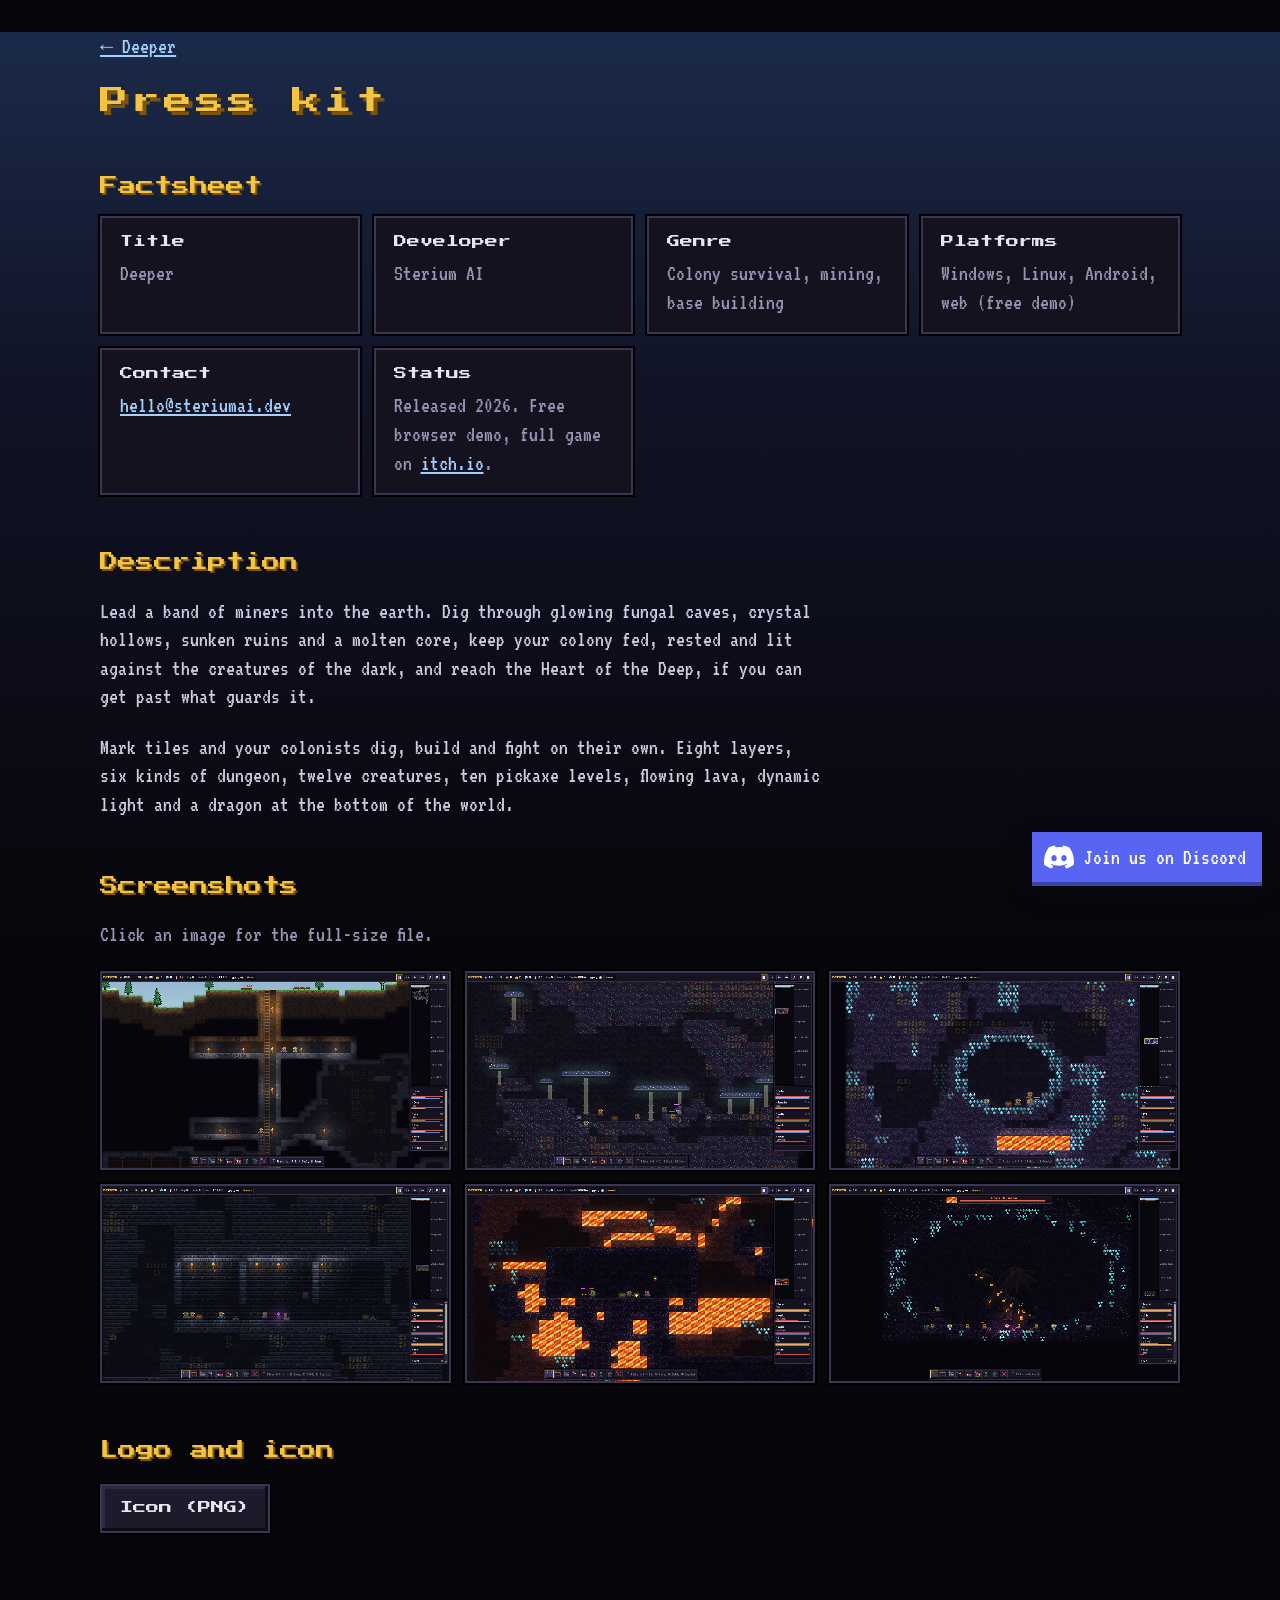
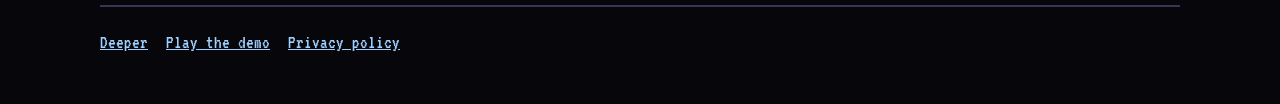
<file: press.html>
<!doctype html>
<html lang="en">
<head>
  <meta charset="utf-8" />
  <meta name="viewport" content="width=device-width, initial-scale=1" />
  <title>Press kit · Deeper</title>
  <link rel="icon" href="favicon.png" />
  <link rel="stylesheet" href="style.css" />
    <link rel="stylesheet" href="discord.css" />
</head>
<body>
  <div class="wrap">
    <p style="margin-top:32px"><a href="https://steriumai.dev/">← Deeper</a></p>
    <h1 style="font-size:28px">Press kit</h1>

    <h2>Factsheet</h2>
    <div class="features">
      <div class="card"><h3>Title</h3><p>Deeper</p></div>
      <div class="card"><h3>Developer</h3><p>Sterium AI</p></div>
      <div class="card"><h3>Genre</h3><p>Colony survival, mining, base building</p></div>
      <div class="card"><h3>Platforms</h3><p>Windows, Linux, Android, web (free demo)</p></div>
      <div class="card"><h3>Contact</h3><p><a href="mailto:hello@steriumai.dev">hello@steriumai.dev</a></p></div>
      <div class="card"><h3>Status</h3><p>Released 2026. Free browser demo, full game on <a href="https://sterium.itch.io/deeper">itch.io</a>.</p></div>
    </div>

    <h2>Description</h2>
    <div class="prose">
      <p>Lead a band of miners into the earth. Dig through glowing fungal caves, crystal hollows, sunken ruins and a molten core,
      keep your colony fed, rested and lit against the creatures of the dark, and reach the Heart of the Deep, if you can get past
      what guards it.</p>
      <p>Mark tiles and your colonists dig, build and fight on their own. Eight layers, six kinds of dungeon, twelve creatures,
      ten pickaxe levels, flowing lava, dynamic light and a dragon at the bottom of the world.</p>
    </div>

    <h2>Screenshots</h2>
    <p class="prose" style="color:var(--dim)">Click an image for the full-size file.</p>
    <div class="gallery">
      <a href="img/02-colony.webp"><img class="shot" src="img/02-colony.webp" width="1280" height="720" loading="lazy" alt="Colony shaft" /></a>
      <a href="img/03-fungal-grotto.webp"><img class="shot" src="img/03-fungal-grotto.webp" width="1280" height="720" loading="lazy" alt="Fungal Grotto" /></a>
      <a href="img/04-crystal-geode.webp"><img class="shot" src="img/04-crystal-geode.webp" width="1280" height="720" loading="lazy" alt="Great Geode" /></a>
      <a href="img/05-ancient-hall.webp"><img class="shot" src="img/05-ancient-hall.webp" width="1280" height="720" loading="lazy" alt="Ancient Hall" /></a>
      <a href="img/06-magma-core.webp"><img class="shot" src="img/06-magma-core.webp" width="1280" height="720" loading="lazy" alt="Magma Core" /></a>
      <a href="img/07-dragon.webp"><img class="shot" src="img/07-dragon.webp" width="1280" height="720" loading="lazy" alt="The Deep Dragon" /></a>
    </div>

    <h2>Logo and icon</h2>
    <div class="buttons"><a class="btn" href="img/icon.png">Icon (PNG)</a></div>

    <footer><nav><a href="https://steriumai.dev/">Deeper</a><a href="./">Play the demo</a><a href="privacy.html">Privacy policy</a></nav></footer>
  </div>
<a class="discord-fab" href="https://discord.gg/KxAegyQ5vJ" target="_blank" rel="noopener noreferrer" aria-label="Join the DEEPER community on Discord" title="Join the DEEPER community on Discord"><svg viewBox="0 0 24 24" aria-hidden="true" focusable="false"><path d="M20.317 4.3698a19.7913 19.7913 0 00-4.8851-1.5152.0741.0741 0 00-.0785.0371c-.211.3753-.4447.8648-.6083 1.2495-1.8447-.2762-3.68-.2762-5.4868 0-.1636-.3933-.4058-.8742-.6177-1.2495a.077.077 0 00-.0785-.037 19.7363 19.7363 0 00-4.8852 1.515.0699.0699 0 00-.0321.0277C.5334 9.0458-.319 13.5799.0992 18.0578a.0824.0824 0 00.0312.0561c2.0528 1.5076 4.0413 2.4228 5.9929 3.0294a.0777.0777 0 00.0842-.0276c.4616-.6304.8731-1.2952 1.226-1.9942a.076.076 0 00-.0416-.1057c-.6528-.2476-1.2743-.5495-1.8722-.8923a.077.077 0 01-.0076-.1277c.1258-.0943.2517-.1923.3718-.2914a.0743.0743 0 01.0776-.0105c3.9278 1.7933 8.18 1.7933 12.0614 0a.0739.0739 0 01.0785.0095c.1202.099.246.1981.3728.2924a.077.077 0 01-.0066.1276 12.2986 12.2986 0 01-1.873.8914.0766.0766 0 00-.0407.1067c.3604.698.7719 1.3628 1.225 1.9932a.076.076 0 00.0842.0286c1.961-.6067 3.9495-1.5219 6.0023-3.0294a.077.077 0 00.0313-.0552c.5004-5.177-.8382-9.6739-3.5485-13.6604a.061.061 0 00-.0312-.0286zM8.02 15.3312c-1.1825 0-2.1569-1.0857-2.1569-2.419 0-1.3332.9555-2.4189 2.157-2.4189 1.2108 0 2.1757 1.0952 2.1568 2.419 0 1.3332-.9555 2.4189-2.1569 2.4189zm7.9748 0c-1.1825 0-2.1569-1.0857-2.1569-2.419 0-1.3332.9554-2.4189 2.1569-2.4189 1.2108 0 2.1757 1.0952 2.1568 2.419 0 1.3332-.946 2.4189-2.1568 2.4189Z"/></svg><span>Join us on Discord</span></a>
</body>
</html>
</file>
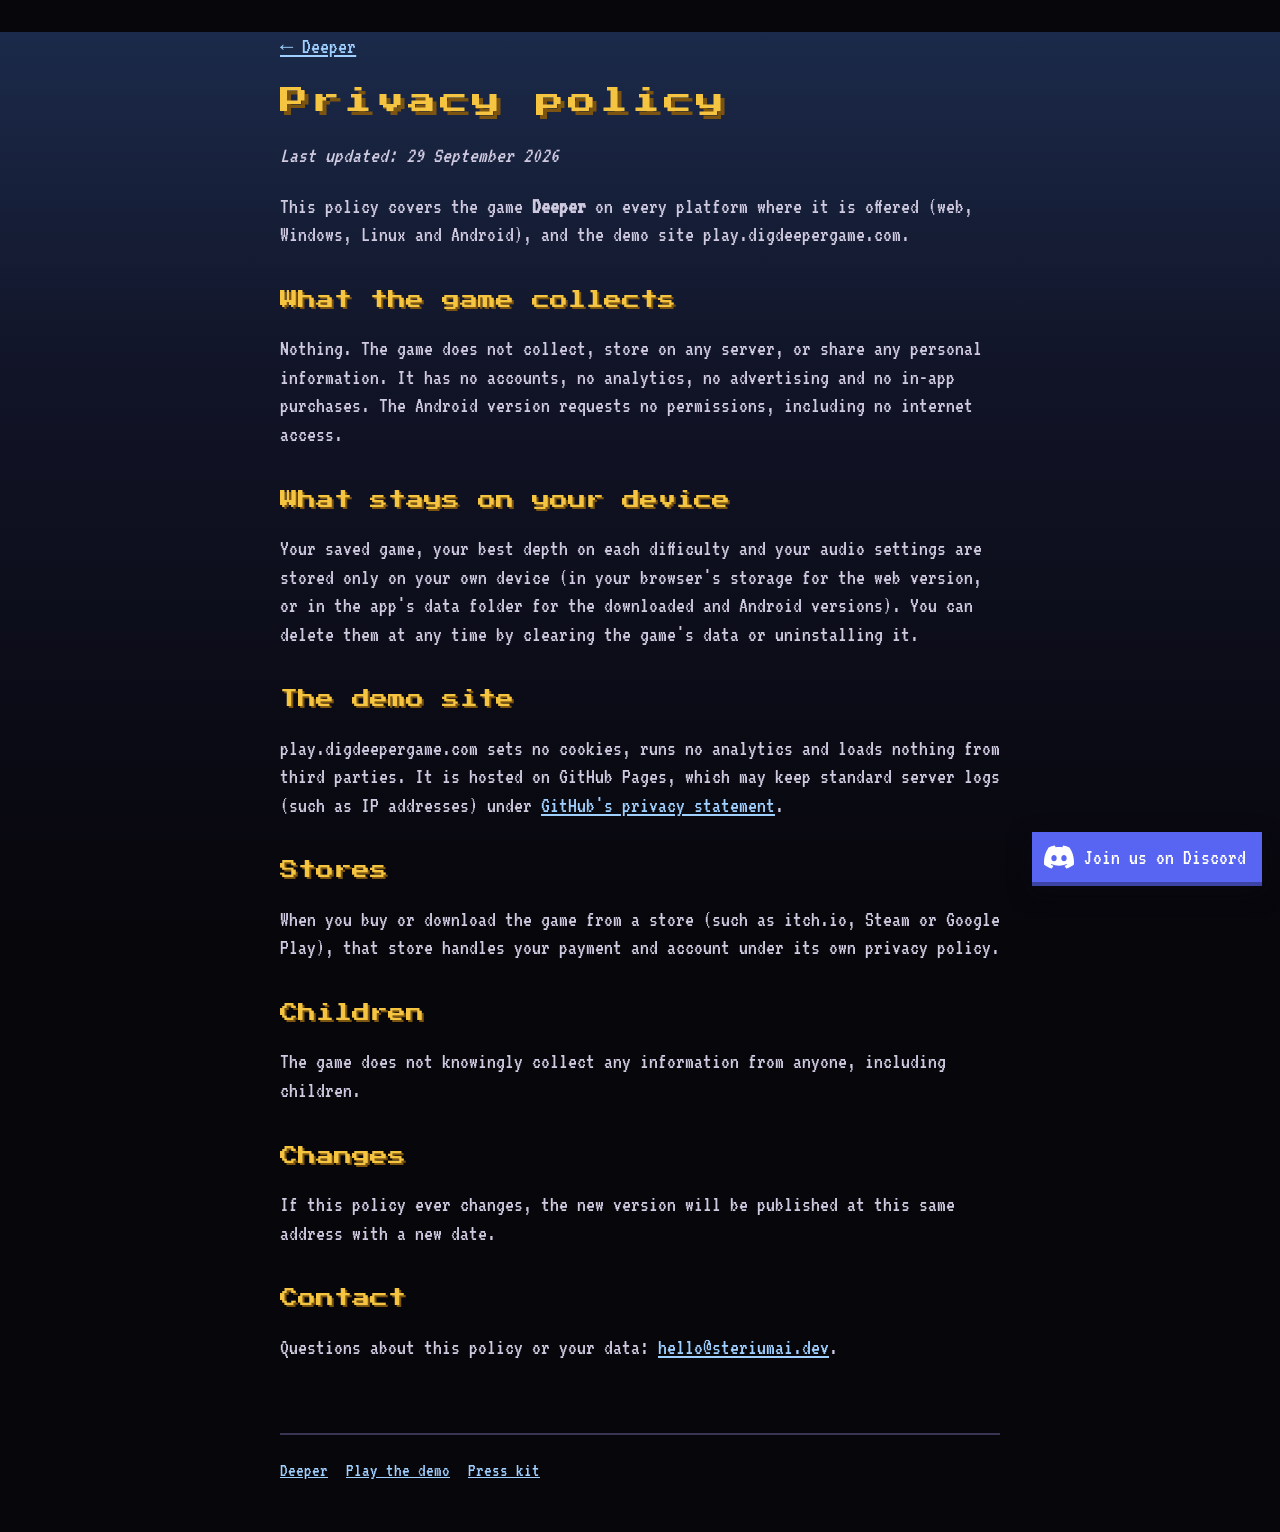
<file: privacy.html>
<!doctype html>
<html lang="en">
<head>
  <meta charset="utf-8" />
  <meta name="viewport" content="width=device-width, initial-scale=1" />
  <title>Privacy policy · Deeper</title>
  <link rel="icon" href="favicon.png" />
  <link rel="stylesheet" href="style.css" />
    <link rel="stylesheet" href="discord.css" />
</head>
<body>
  <div class="wrap prose">
    <p style="margin-top:32px"><a href="https://steriumai.dev/">← Deeper</a></p>
    <h1 style="font-size:28px">Privacy policy</h1>
    <p><em>Last updated: 29 September 2026</em></p>
    <p>This policy covers the game <strong>Deeper</strong> on every platform where it is offered (web, Windows, Linux and Android), and the demo site play.digdeepergame.com.</p>

    <h2>What the game collects</h2>
    <p>Nothing. The game does not collect, store on any server, or share any personal information. It has no accounts, no analytics,
    no advertising and no in-app purchases. The Android version requests no permissions, including no internet access.</p>

    <h2>What stays on your device</h2>
    <p>Your saved game, your best depth on each difficulty and your audio settings are stored only on your own device (in your
    browser's storage for the web version, or in the app's data folder for the downloaded and Android versions). You can delete
    them at any time by clearing the game's data or uninstalling it.</p>

    <h2>The demo site</h2>
    <p>play.digdeepergame.com sets no cookies, runs no analytics and loads nothing from third parties. It is hosted on GitHub Pages, which
    may keep standard server logs (such as IP addresses) under <a href="https://docs.github.com/en/site-policy/privacy-policies/github-general-privacy-statement">GitHub's privacy statement</a>.</p>

    <h2>Stores</h2>
    <p>When you buy or download the game from a store (such as itch.io, Steam or Google Play), that store handles your payment and
    account under its own privacy policy.</p>

    <h2>Children</h2>
    <p>The game does not knowingly collect any information from anyone, including children.</p>

    <h2>Changes</h2>
    <p>If this policy ever changes, the new version will be published at this same address with a new date.</p>

    <h2>Contact</h2>
    <p>Questions about this policy or your data: <a href="mailto:hello@steriumai.dev">hello@steriumai.dev</a>.</p>

    <footer><nav><a href="https://steriumai.dev/">Deeper</a><a href="./">Play the demo</a><a href="press.html">Press kit</a></nav></footer>
  </div>
<a class="discord-fab" href="https://discord.gg/KxAegyQ5vJ" target="_blank" rel="noopener noreferrer" aria-label="Join the DEEPER community on Discord" title="Join the DEEPER community on Discord"><svg viewBox="0 0 24 24" aria-hidden="true" focusable="false"><path d="M20.317 4.3698a19.7913 19.7913 0 00-4.8851-1.5152.0741.0741 0 00-.0785.0371c-.211.3753-.4447.8648-.6083 1.2495-1.8447-.2762-3.68-.2762-5.4868 0-.1636-.3933-.4058-.8742-.6177-1.2495a.077.077 0 00-.0785-.037 19.7363 19.7363 0 00-4.8852 1.515.0699.0699 0 00-.0321.0277C.5334 9.0458-.319 13.5799.0992 18.0578a.0824.0824 0 00.0312.0561c2.0528 1.5076 4.0413 2.4228 5.9929 3.0294a.0777.0777 0 00.0842-.0276c.4616-.6304.8731-1.2952 1.226-1.9942a.076.076 0 00-.0416-.1057c-.6528-.2476-1.2743-.5495-1.8722-.8923a.077.077 0 01-.0076-.1277c.1258-.0943.2517-.1923.3718-.2914a.0743.0743 0 01.0776-.0105c3.9278 1.7933 8.18 1.7933 12.0614 0a.0739.0739 0 01.0785.0095c.1202.099.246.1981.3728.2924a.077.077 0 01-.0066.1276 12.2986 12.2986 0 01-1.873.8914.0766.0766 0 00-.0407.1067c.3604.698.7719 1.3628 1.225 1.9932a.076.076 0 00.0842.0286c1.961-.6067 3.9495-1.5219 6.0023-3.0294a.077.077 0 00.0313-.0552c.5004-5.177-.8382-9.6739-3.5485-13.6604a.061.061 0 00-.0312-.0286zM8.02 15.3312c-1.1825 0-2.1569-1.0857-2.1569-2.419 0-1.3332.9555-2.4189 2.157-2.4189 1.2108 0 2.1757 1.0952 2.1568 2.419 0 1.3332-.9555 2.4189-2.1569 2.4189zm7.9748 0c-1.1825 0-2.1569-1.0857-2.1569-2.419 0-1.3332.9554-2.4189 2.1569-2.4189 1.2108 0 2.1757 1.0952 2.1568 2.419 0 1.3332-.946 2.4189-2.1568 2.4189Z"/></svg><span>Join us on Discord</span></a>
</body>
</html>
</file>
<file: style.css>
@font-face { font-family: 'Press Start 2P'; src: url(fonts/press-start-2p-latin-400-normal.woff2) format('woff2'); font-display: swap; }
@font-face { font-family: 'VT323'; src: url(fonts/vt323-latin-400-normal.woff2) format('woff2'); font-display: swap; }

:root {
  --bg: #07060b; --panel: #15121f; --panel2: #1d1a2b; --edge: #3a3552; --text: #e8e4f0; --dim: #9a94b4;
  --gold: #f5c542; --gold-deep: #7a5410; --green: #6fd46a; --link: #9fd0ff;
}
* { box-sizing: border-box; }
html { background: var(--bg); }
body {
  margin: 0; color: var(--text); background: var(--bg); font-family: 'VT323', monospace; font-size: 22px; line-height: 1.3;
  background-image: linear-gradient(180deg, #1b2a4a 0, #111427 340px, var(--bg) 900px);
  background-repeat: no-repeat;
}
a { color: var(--link); }
img { image-rendering: pixelated; max-width: 100%; height: auto; display: block; }
.wrap { width: min(1080px, 100% - 32px); margin: 0 auto; }

header.hero { padding: 64px 0 40px; display: grid; grid-template-columns: auto 1fr; gap: 28px; align-items: center; }
header.hero img { width: 128px; height: 128px; }
h1, h2, h3 { font-family: 'Press Start 2P', monospace; font-weight: 400; margin: 0; }
h1 { font-size: clamp(36px, 8vw, 64px); color: var(--gold); text-shadow: 4px 4px 0 var(--gold-deep); letter-spacing: 4px; }
.tag { color: var(--dim); font-size: 26px; margin: 12px 0 0; }
h2 { font-size: 18px; color: var(--gold); text-shadow: 2px 2px 0 var(--gold-deep); margin: 56px 0 18px; }
h3 { font-size: 13px; margin: 0 0 8px; color: var(--text); }

.buttons { display: flex; flex-wrap: wrap; gap: 12px; margin-top: 22px; }
.btn {
  font-family: 'Press Start 2P', monospace; font-size: 13px; text-decoration: none; color: var(--text); padding: 14px 18px;
  background: var(--panel2); border: 2px solid var(--edge); box-shadow: inset -3px -3px 0 #0e0c16, inset 3px 3px 0 #2e2a44, 0 0 0 2px #000;
}
.btn:hover, .btn:focus-visible { border-color: var(--gold); outline: none; }
.btn.play { background: #2a5a2c; border-color: #4f9a4c; box-shadow: inset -3px -3px 0 #173a19, inset 3px 3px 0 #3f7d3c, 0 0 0 2px #000; }
.btn.soon { color: var(--dim); cursor: default; }
.btn.soon small { display: block; font-family: 'VT323', monospace; font-size: 18px; margin-top: 6px; }

.shot { border: 2px solid var(--edge); box-shadow: 0 0 0 2px #000; background: #000; }
.lead-shot { margin-top: 8px; }
.gallery { display: grid; grid-template-columns: repeat(auto-fill, minmax(300px, 1fr)); gap: 14px; }
.gallery figure { margin: 0; }
.gallery figcaption { color: var(--dim); font-size: 19px; margin-top: 4px; }

.features { display: grid; grid-template-columns: repeat(auto-fit, minmax(240px, 1fr)); gap: 14px; }
.card { background: var(--panel); border: 2px solid var(--edge); padding: 16px 18px; box-shadow: 0 0 0 2px #000; }
.card p { margin: 0; color: var(--dim); }

.prose { max-width: 720px; }
.prose p, .prose li { color: #cfcae0; }
.prose h2 { margin-top: 40px; }

footer { margin: 72px 0 0; padding: 24px 0 40px; border-top: 2px solid var(--edge); color: var(--dim); font-size: 19px; }
footer nav { display: flex; flex-wrap: wrap; gap: 18px; margin-bottom: 8px; }

@media (max-width: 640px) {
  body { font-size: 20px; }
  header.hero { grid-template-columns: 1fr; padding-top: 40px; gap: 16px; }
  header.hero img { width: 80px; height: 80px; }
  .btn { font-size: 11px; padding: 12px 14px; }
}
</file>
<file: discord.css>
/* Floating "Join us on Discord" button, bottom-right on every public page. */
.discord-fab{position:fixed;right:max(18px,env(safe-area-inset-right));bottom:max(18px,env(safe-area-inset-bottom));z-index:50;display:flex;align-items:center;gap:10px;padding:10px 16px 10px 12px;background:#5865f2;color:#fff;font-size:22px;line-height:1;text-decoration:none;box-shadow:0 4px #3c45a5,0 8px 22px #0b0a1299;transition:transform .18s ease,background .18s ease,box-shadow .18s ease}
.discord-fab svg{width:30px;height:30px;flex-shrink:0;fill:currentColor}
.discord-fab:hover,.discord-fab:focus-visible{background:#6d78ff;transform:translateY(-3px);box-shadow:0 7px #3c45a5,0 10px 26px #0b0a12aa;outline:none}
.discord-fab:focus-visible{outline:3px solid #ffe096;outline-offset:3px}
.discord-fab:active{transform:translateY(2px);box-shadow:0 2px #3c45a5}
@media(max-width:540px){.discord-fab{padding:11px;gap:0}.discord-fab span{position:absolute;width:1px;height:1px;overflow:hidden;clip:rect(0 0 0 0);white-space:nowrap}}
@media(prefers-reduced-motion:reduce){.discord-fab{transition:none}.discord-fab:hover,.discord-fab:active{transform:none}}
</file>
